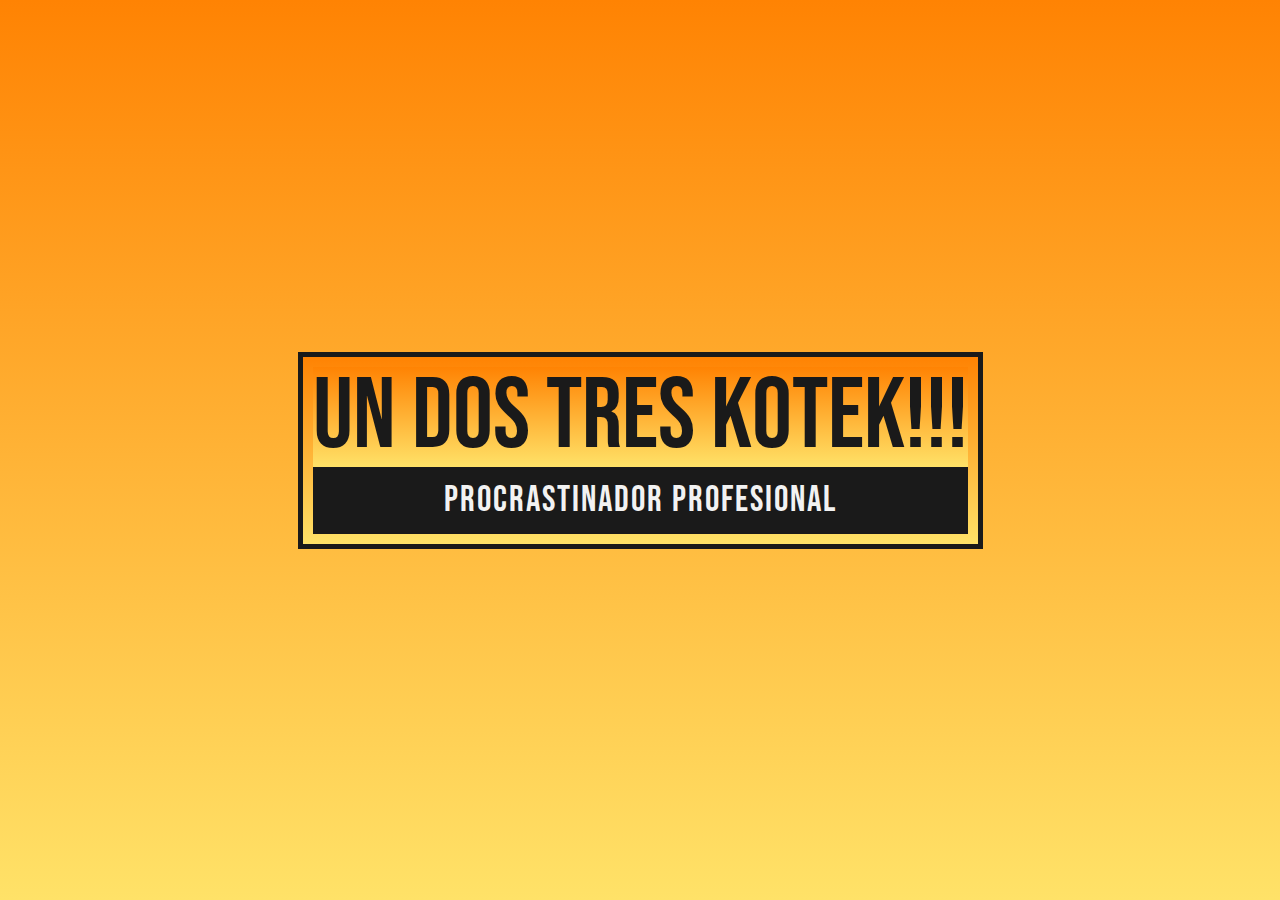
<file: texto animado/index.html>
<!DOCTYPE html>
<html lang="en">
<head>
    <meta charset="UTF-8">
    <meta http-equiv="X-UA-Compatible" content="IE=edge">
    <meta name="viewport" content="width=device-width, initial-scale=1.0">
    <link href="https://fonts.googleapis.com/css2?family=Bebas+Neue&family=Noto+Sans&display=swap" rel="stylesheet">
    <link rel="stylesheet" href="style.css">
    <title>Texto Animado - HTML, CSS Y JS</title>
</head>
<body>
    <main>
    <a href="#" class="logotipo" id="logotipo">
    <div class="texto-animado" id="logo">UN DOS TRES KOTEK!!!</div>
    <p class="subtitulo">Procrastinador Profesional</p>
    </a>
    </main>

    <script src="main.js"></script>
    
</body>
</html>
</file>
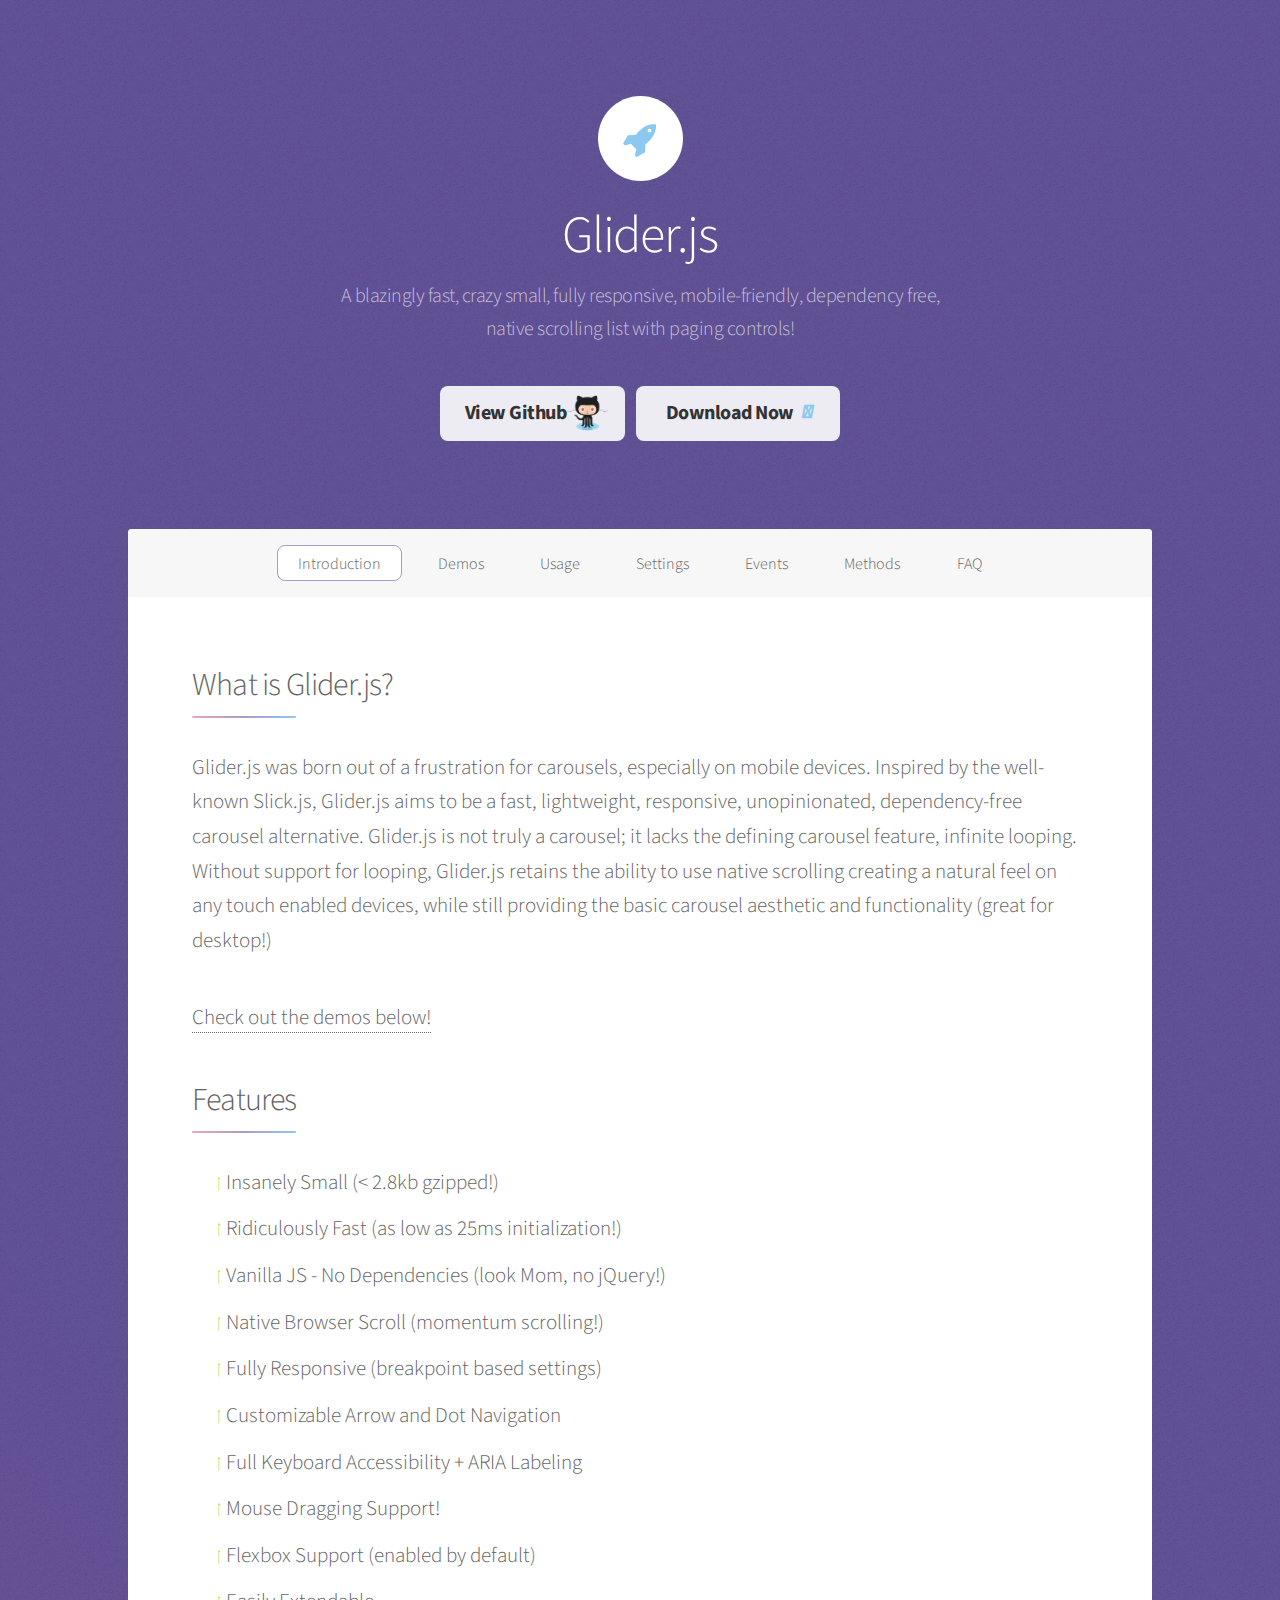
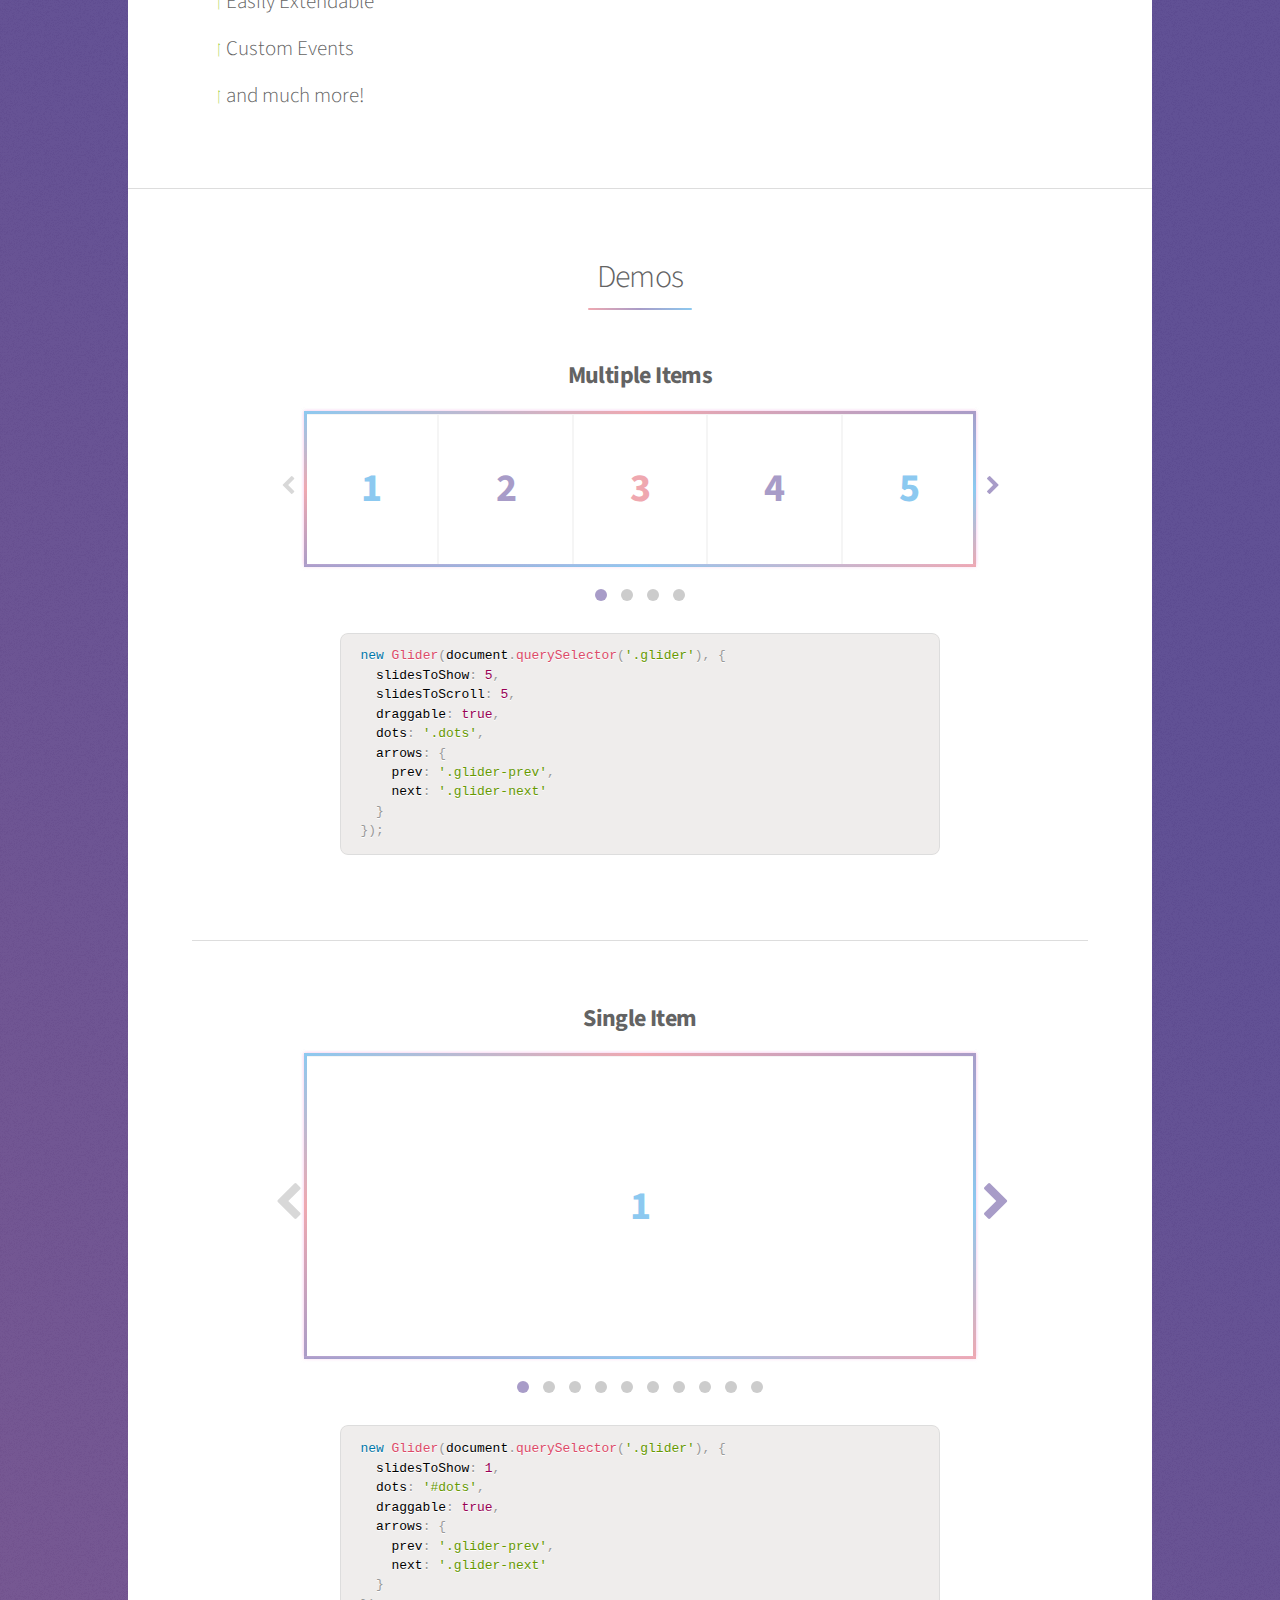
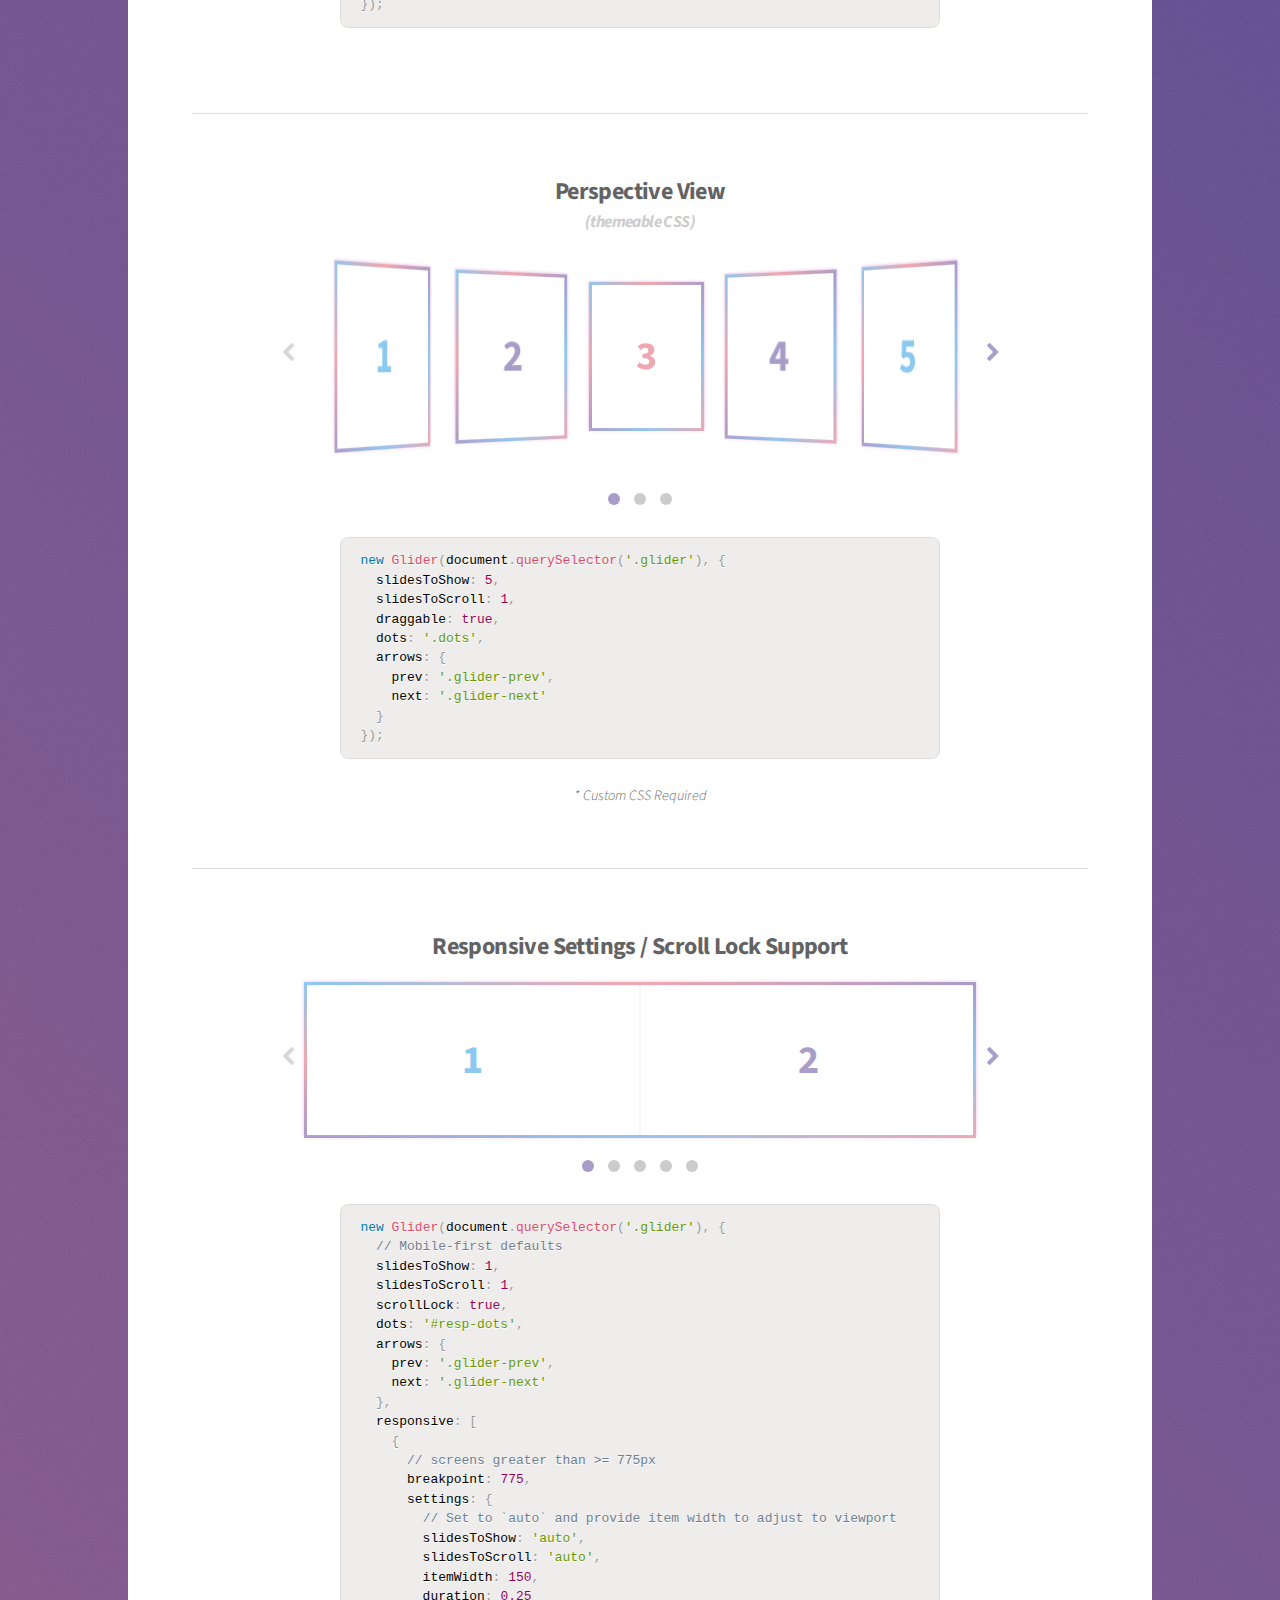
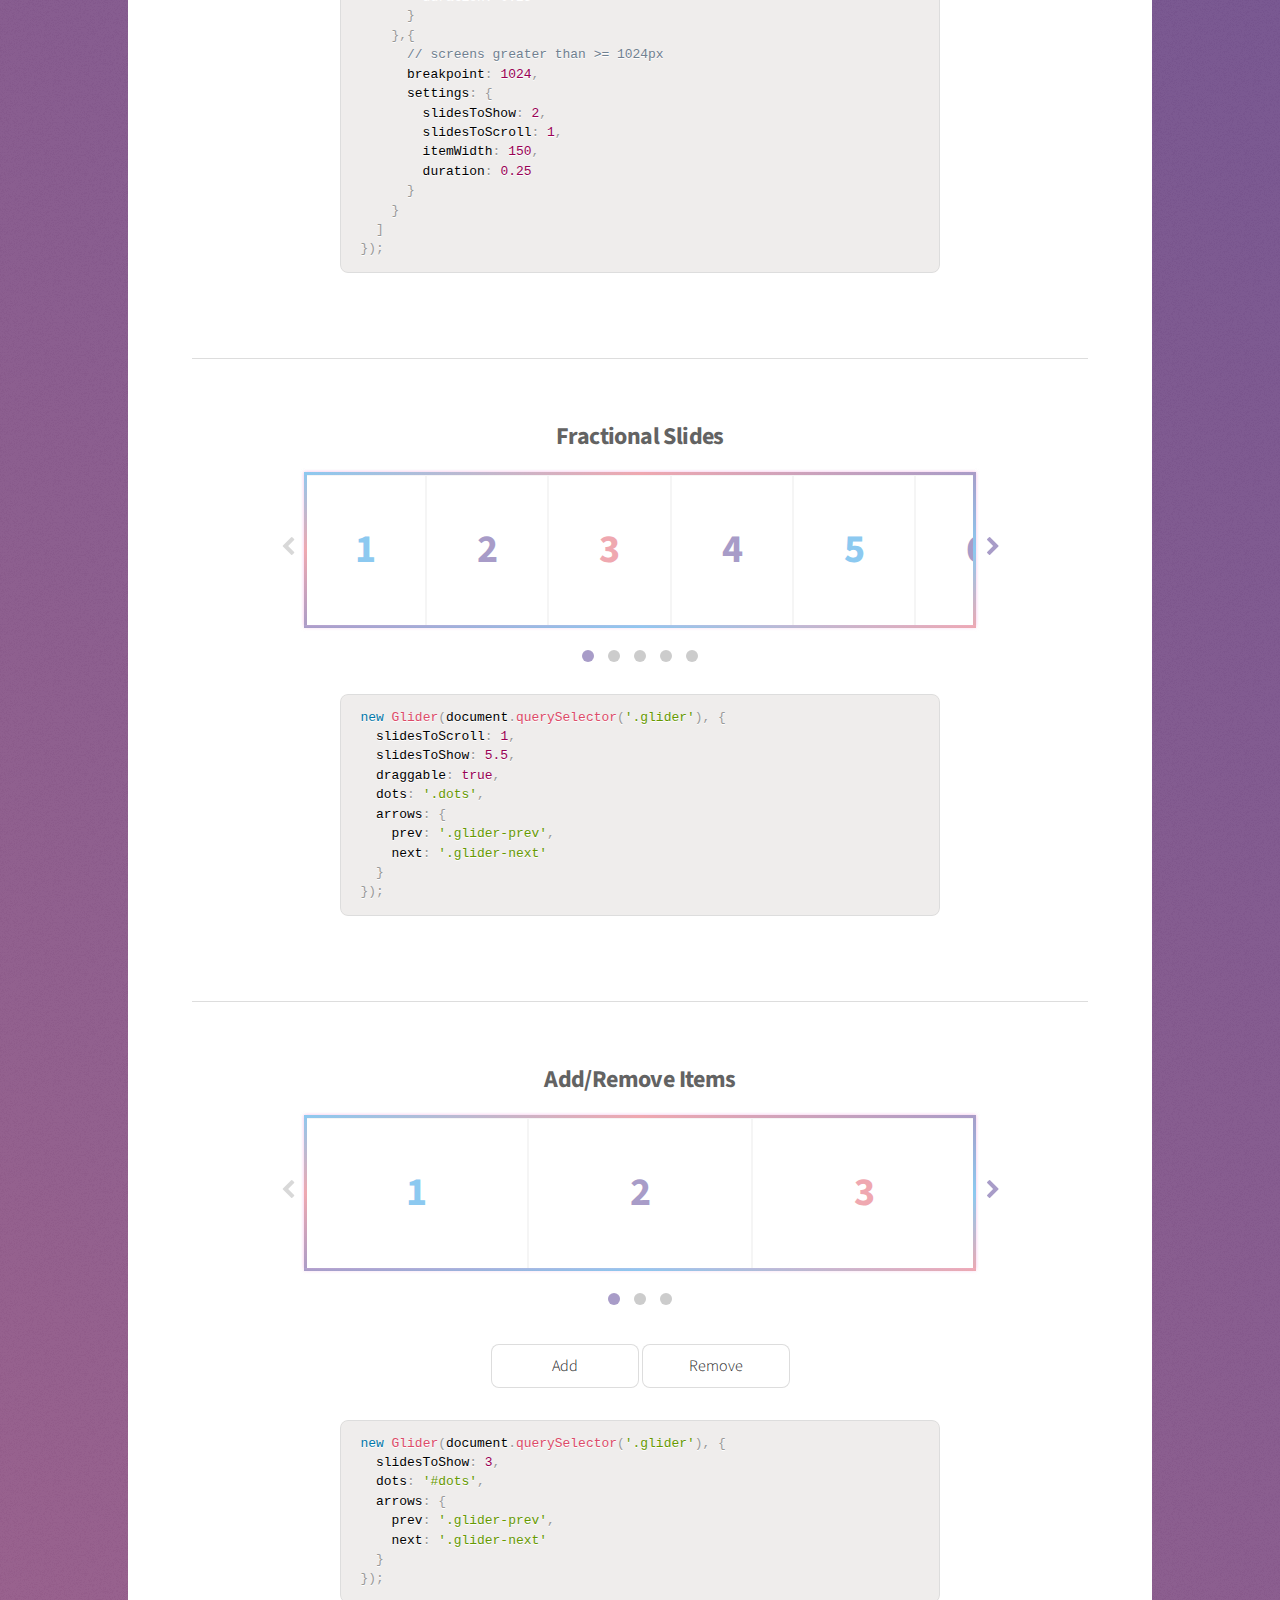
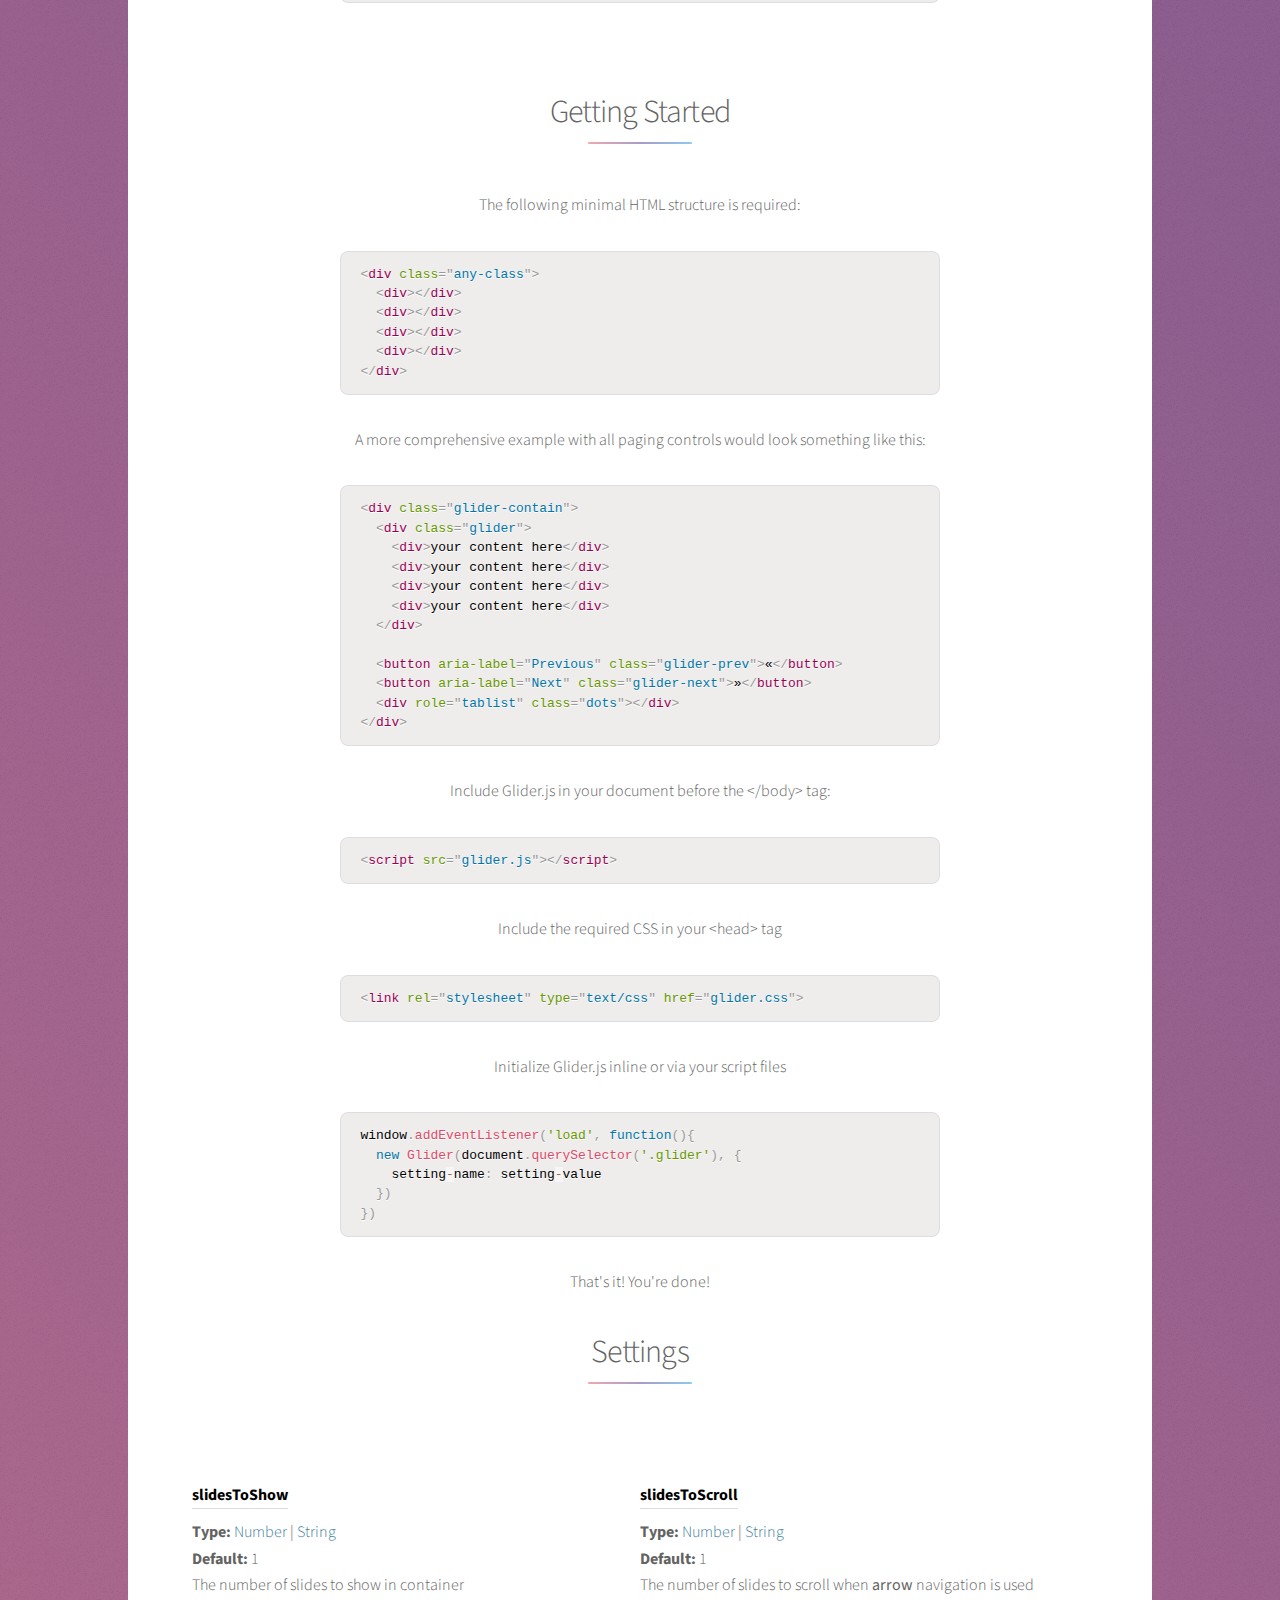
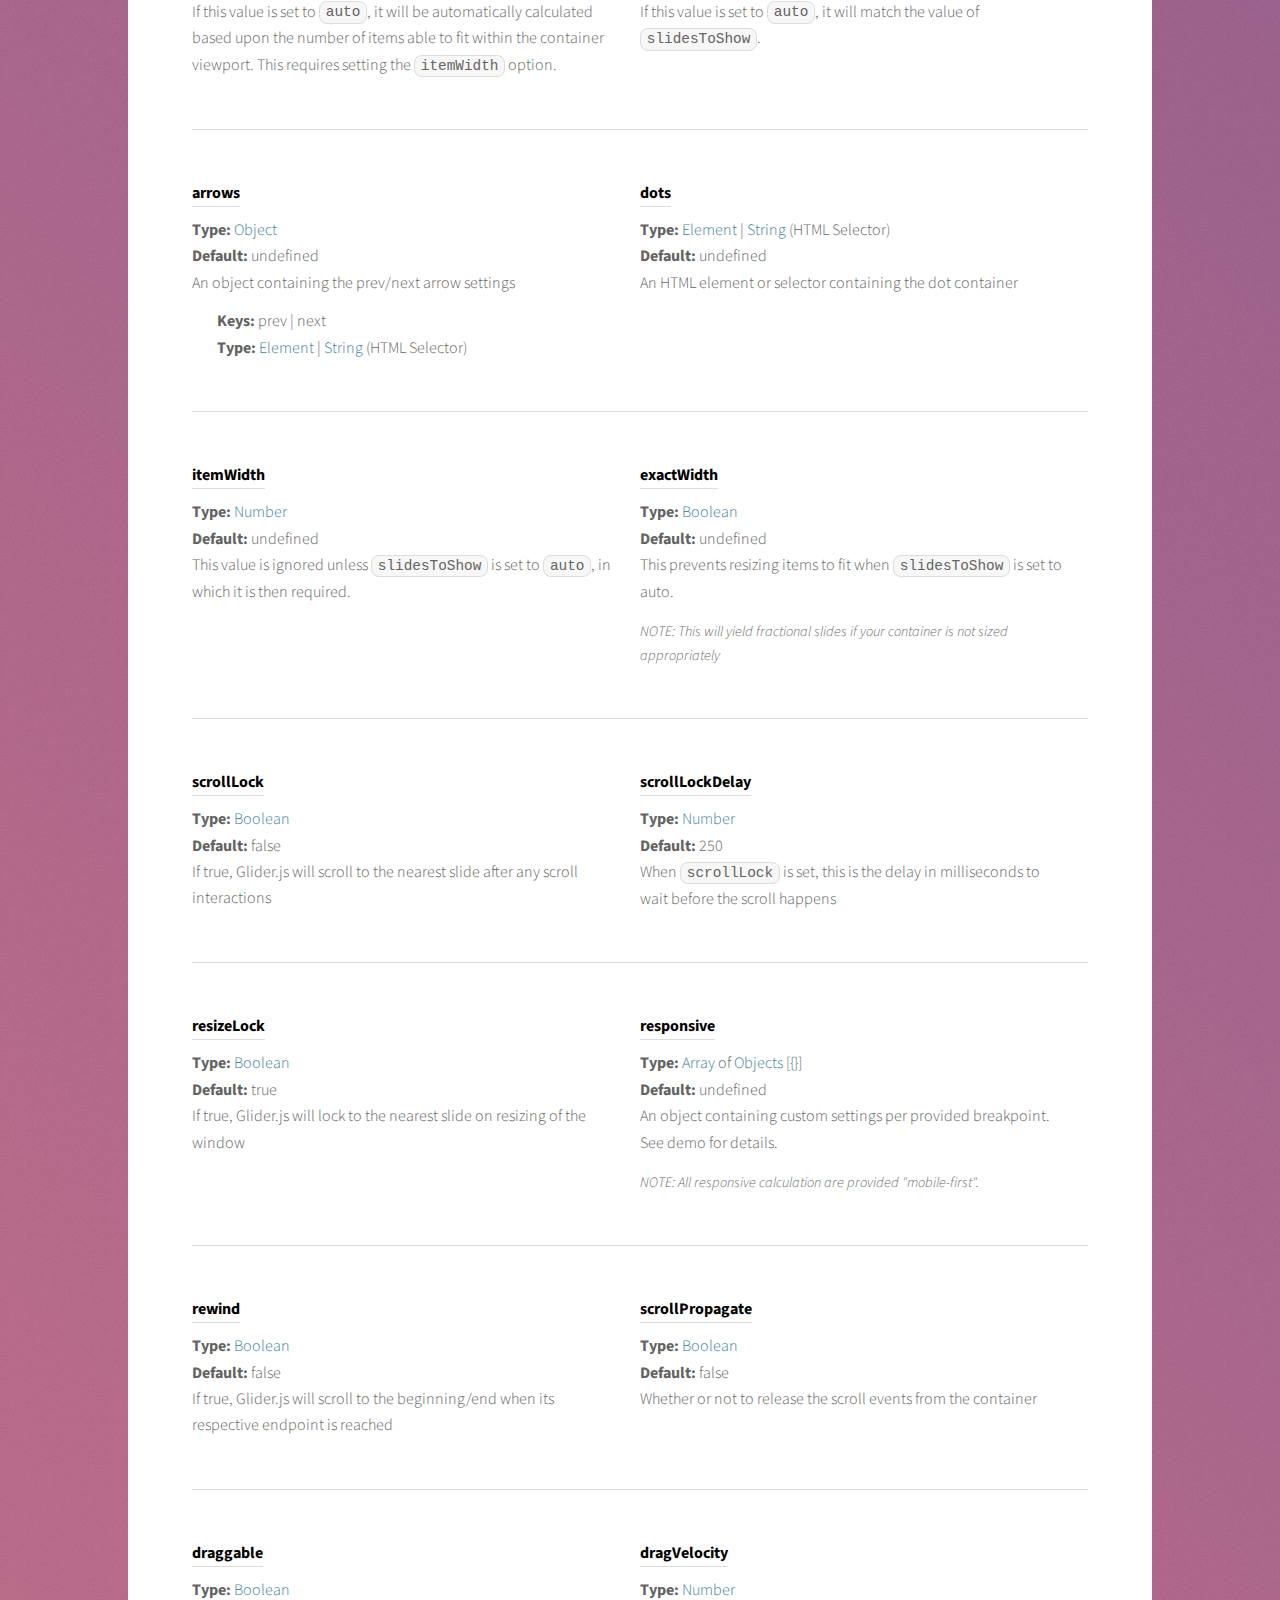
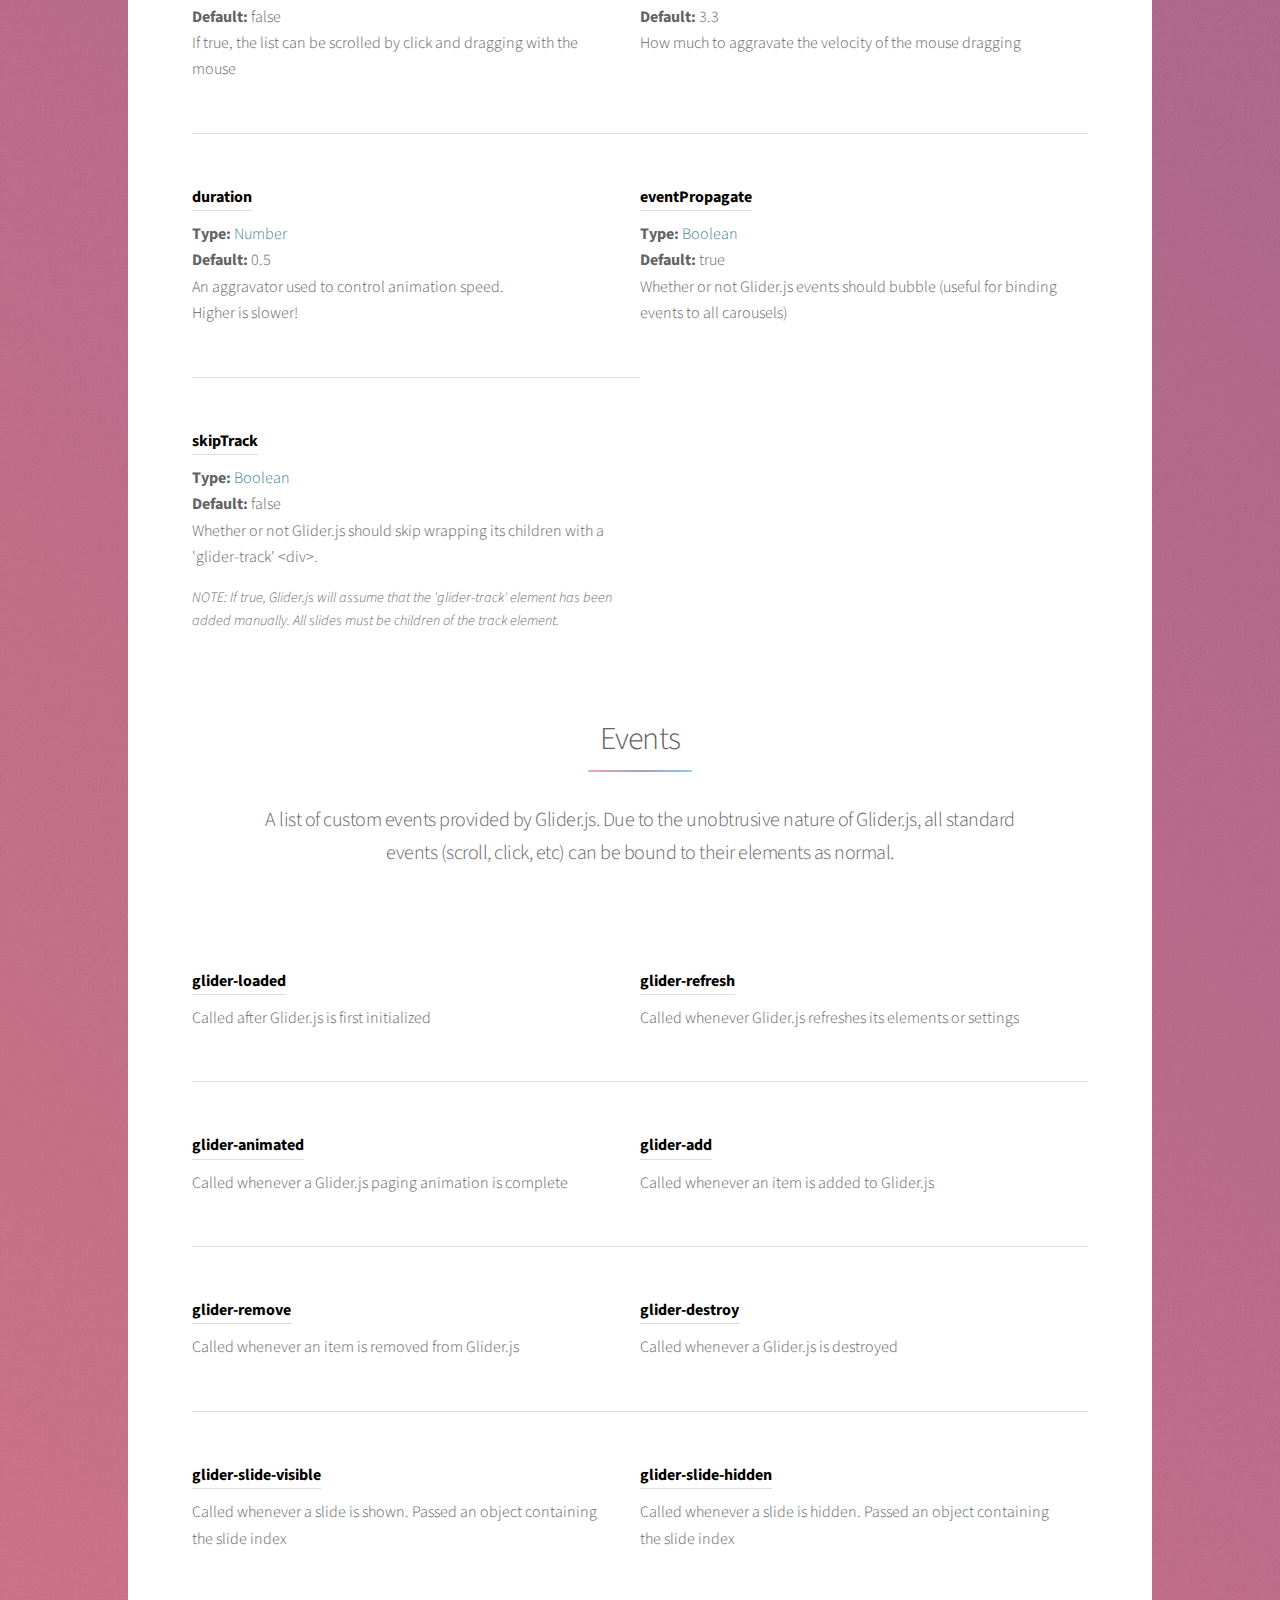
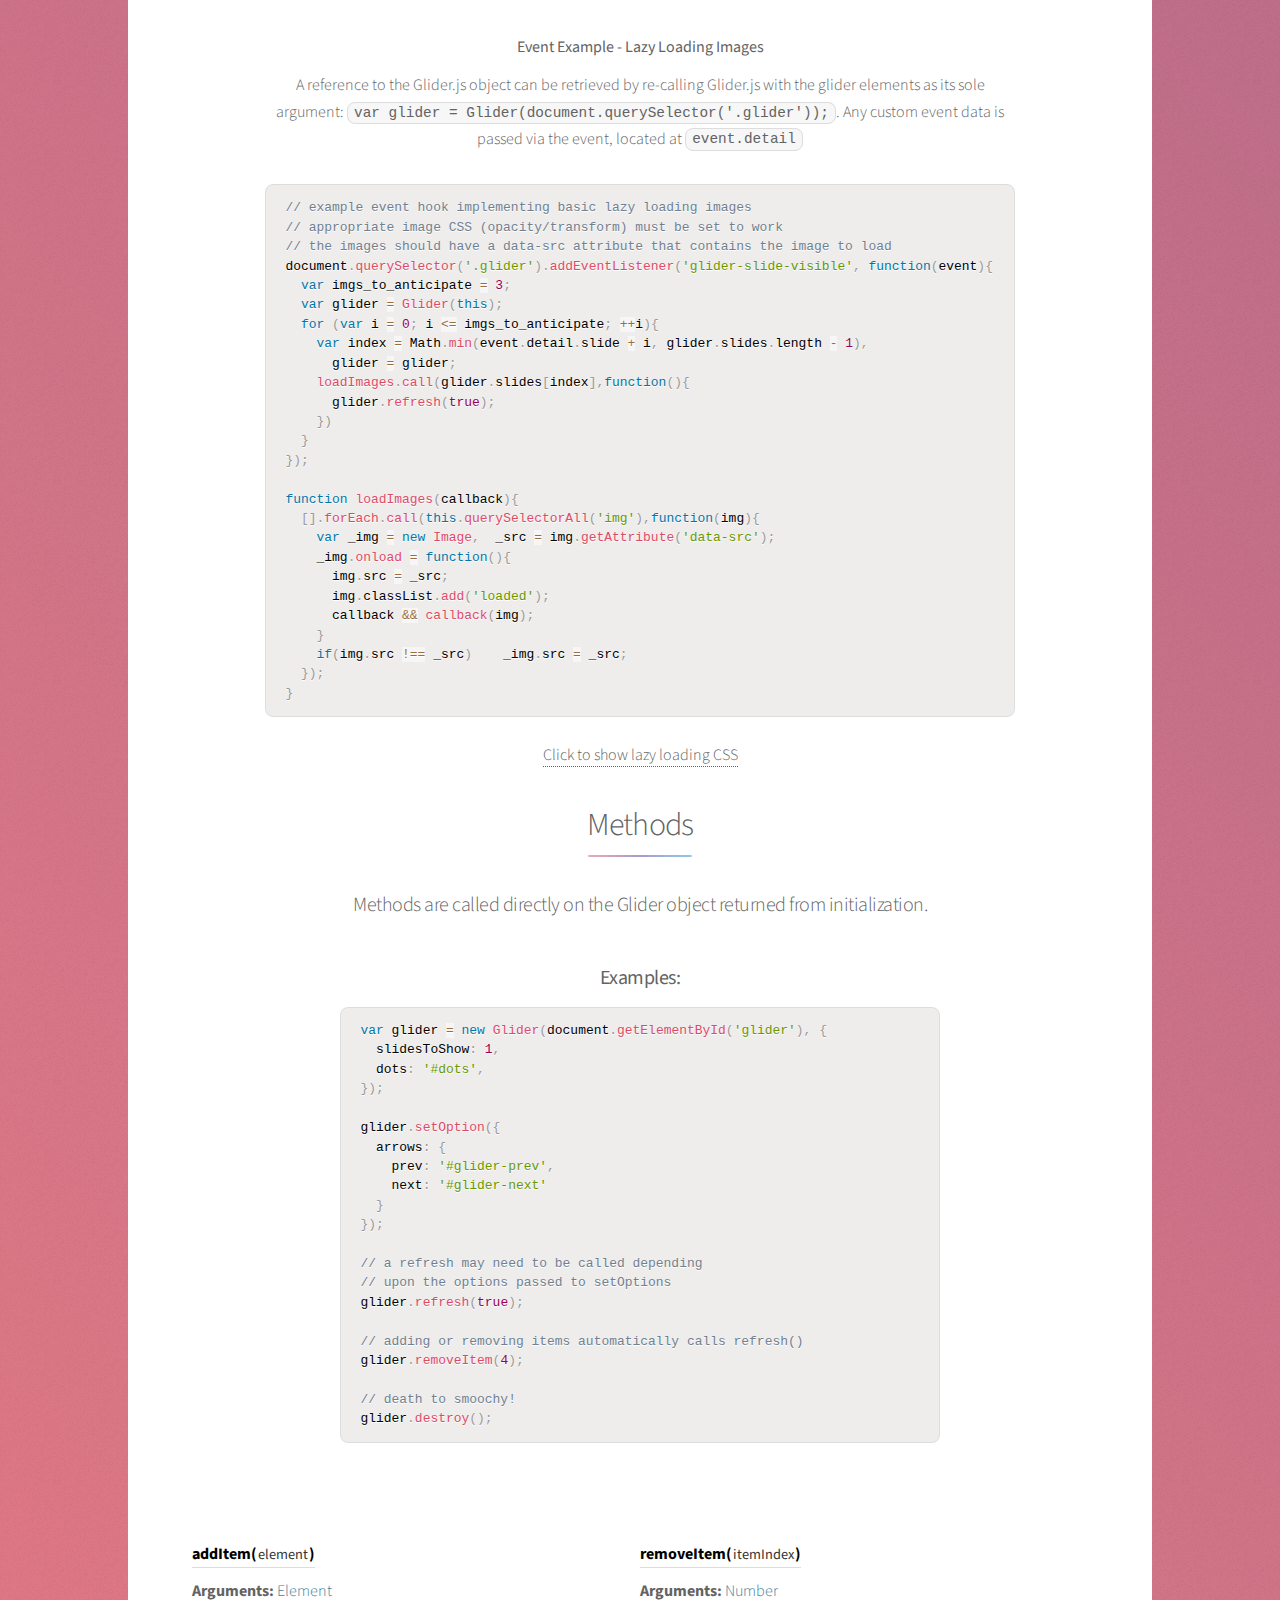
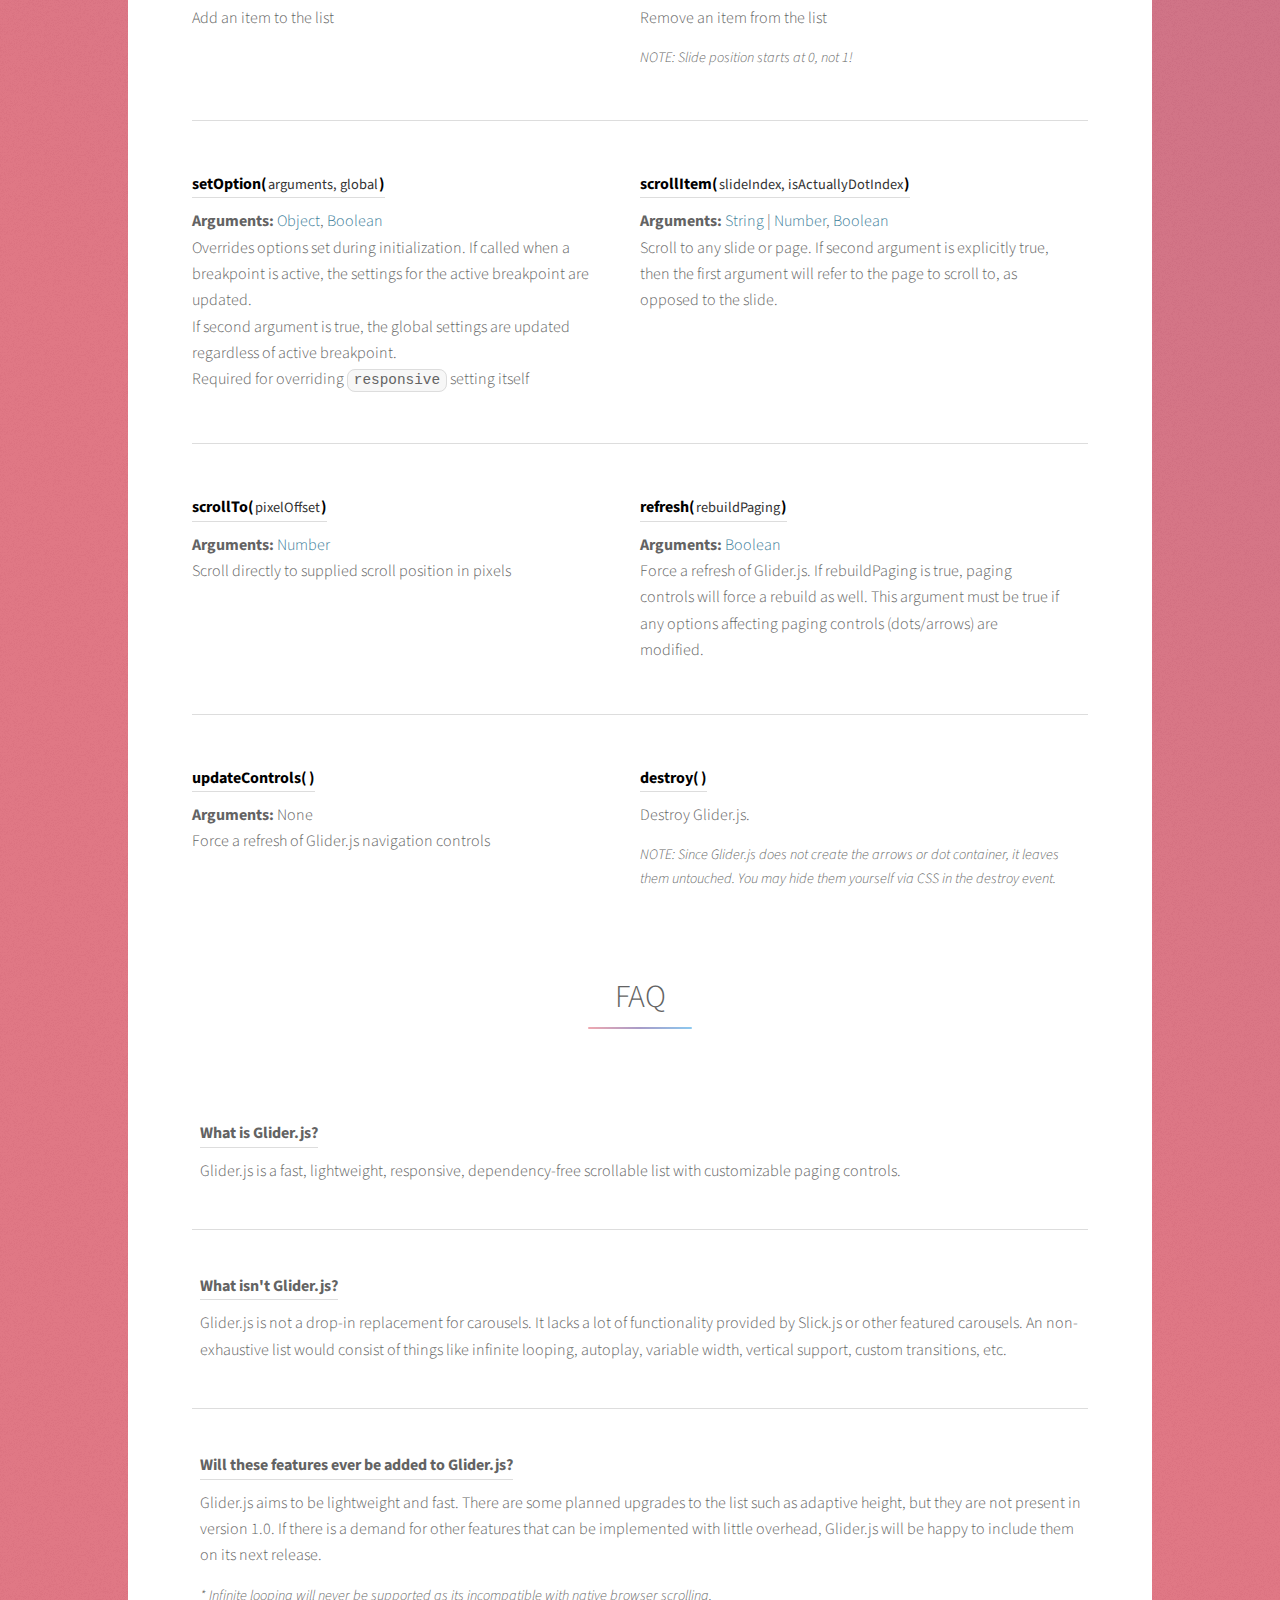
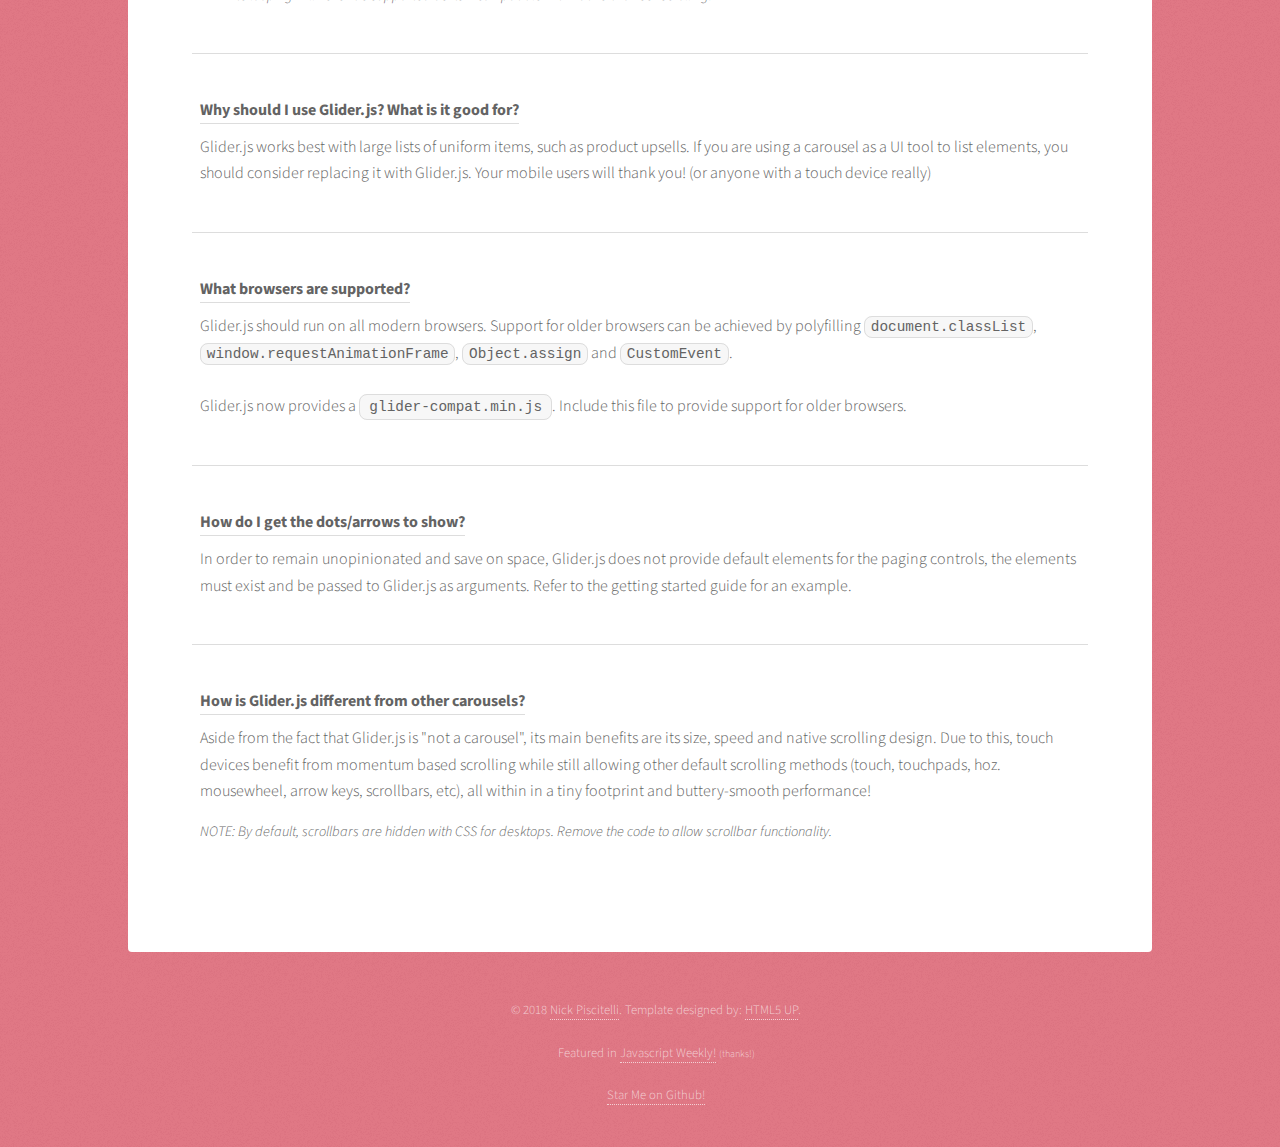
<file: carrousel-glider/Glider.js-master/docs/index.html>
<!DOCTYPE HTML>
<html>
<head>
  <!--

    _____ __ _     __                _
   / ___// /(_)___/ /___  ____      (_)___
  / (_ // // // _  // -_)/ __/_    / /(_-<
  \___//_//_/ \_,_/ \__//_/  (_)__/ //___/
                               |___/

  Version: 1.5
  Author: Nick Piscitelli (pickykneee)
  Website: https://nickpiscitelli.com
  License: MIT License
  Release Date: October 25th, 2018

  -->
  <title>Glider.js - A fast, lightweight carousel alternative</title>
  <meta charset="utf-8" />
  <link rel="shortcut icon" href="favicon.ico" type="image/x-icon" />
  <meta name='viewport' content='width=device-width, initial-scale=1.0, maximum-scale=1.0, user-scalable=0' />
  <link rel="canonical" href="https://nickpiscitelli.github.io/Glider.js/" />
  <link rel="stylesheet" href="https://use.fontawesome.com/releases/v5.4.1/css/all.css" integrity="sha384-5sAR7xN1Nv6T6+dT2mhtzEpVJvfS3NScPQTrOxhwjIuvcA67KV2R5Jz6kr4abQsz" crossorigin="anonymous">
  <link rel="stylesheet" href="assets/css/prism.css" />
  <link rel="stylesheet" href="assets/css/main.css" />
  <link rel="canonical" href="https://nickpiscitelli.github.io/Glider.js" />
  <noscript>
    <link rel="stylesheet" href="assets/css/noscript.css" />
  </noscript>
  <script src="assets/js/glider-compat.min.js"></script>
  <script src="assets/js/glider.min.js"></script>
</head>

<body class="is-preload">

  <!-- Wrapper -->
  <div id="wrapper">

    <!-- Header -->
    <header id="header" class="alt">
      <span class="logo"><img src="images/logo.svg" alt="" /></span>
      <h1>Glider.js</h1>
      <p>
        A blazingly fast, crazy small, fully responsive, mobile-friendly, dependency free,
        native scrolling list with paging controls!
      </p>
      <p>
        <a href="https://github.com/NickPiscitelli/Glider.js" class="button github">
          <img class="octo" src="images/octo.png" > <span class="mobileHide">View</span> Github
        </a>
        &nbsp;
        <a onclick="ga('send','event','Download Button');" href="https://github.com/NickPiscitelli/Glider.js/archive/master.zip" class="button">
          Download <span class="mobileHide">Now</span>
        <i class="zip fas fa-download dl-icon"></i>
        </a>
      </p>
    </header>

    <!-- Nav -->
    <nav id="nav">
      <ul>
        <li><a href="#intro" class="active">Introduction</a></li>
        <li><a href="#demos">Demos</a></li>
        <li><a href="#usage">Usage</a></li>
        <li><a href="#settings">Settings</a></li>
        <li><a href="#events">Events</a></li>
        <li><a href="#methods">Methods</a></li>
        <li><a href="#faq">FAQ</a></li>
      </ul>
    </nav>
    <!-- Main -->
    <div id="main">
      <!-- Introduction -->
      <section id="intro" class="main">
        <div class="spotlight">
          <div class="content">
            <header class="major">
              <h2>What is Glider.js?</h2>
            </header>
            <p>
              Glider.js was born out of a frustration for carousels, especially on mobile devices. Inspired by the well-known Slick.js, Glider.js aims
              to be a fast, lightweight, responsive, unopinionated, dependency-free carousel alternative. Glider.js is not truly a carousel; it lacks
              the defining carousel feature, infinite looping. Without support for looping, Glider.js retains the ability to use native scrolling creating
              a natural feel on any touch enabled devices, while still providing the basic carousel aesthetic and functionality (great for desktop!)
            </p>
            <p>
              <a href="#demos" class="smooth-scroll">Check out the demos below!</a>
            </p>

            <header class="major">
              <h2>Features</h2>
            </header>
            <ul class="script-features">
              <li><i class="fas fa-check"></i>Insanely Small (&lt; 2.8kb gzipped!)</li>
              <li><i class="fas fa-check"></i>Ridiculously Fast (as low as 25ms initialization!)</li>
              <li><i class="fas fa-check"></i>Vanilla JS - No Dependencies (look Mom, no jQuery!)</li>
              <li><i class="fas fa-check"></i>Native Browser Scroll (momentum scrolling!)</li>
              <li><i class="fas fa-check"></i>Fully Responsive (breakpoint based settings)</li>
              <li><i class="fas fa-check"></i>Customizable Arrow and Dot Navigation</li>
              <li><i class="fas fa-check"></i>Full Keyboard Accessibility + ARIA Labeling</li>
              <li><i class="fas fa-check"></i>Mouse Dragging Support!</li>
              <li><i class="fas fa-check"></i>Flexbox Support (enabled by default)</li>
              <li><i class="fas fa-check"></i>Easily Extendable</li>
              <li><i class="fas fa-check"></i>Custom Events</li>
              <li><i class="fas fa-check"></i>and much more!</li>
            </ul>
          </div>
        </div>
      </section>

      <!-- First Section -->
      <section id="demos" class="main special">
        <header class="major">
          <h2>Demos</h2>
        </header>

        <div class="demo first">
          <h2>Multiple Items</h2>
          <div data-name="Multiple Item" class="glider-contain multiple">
            <div class="gradient-border-bottom">
              <div class="gradient-border">
                <div class="glider" id="glider-double">
                  <div><h1>1</h1></div>
                  <div><h1>2</h1></div>
                  <div><h1>3</h1></div>
                  <div><h1>4</h1></div>
                  <div><h1>5</h1></div>
                  <div><h1>6</h1></div>
                  <div><h1>7</h1></div>
                  <div><h1>8</h1></div>
                  <div><h1>9</h1></div>
                  <div><h1>10</h1></div>
                  <div><h1>11</h1></div>
                  <div><h1>12</h1></div>
                  <div><h1>13</h1></div>
                  <div><h1>14</h1></div>
                  <div><h1>15</h1></div>
                  <div><h1>16</h1></div>
                  <div><h1>17</h1></div>
                  <div><h1>18</h1></div>
                </div>
              </div>
            </div>
            <button role="button" aria-label="Previous" class="glider-prev" id="glider-prev-2"><i class="fa fa-chevron-left"></i></i></button>
            <button role="button" aria-label="Next" class="glider-next" id="glider-next-2"><i class="fa fa-chevron-right"></i></i></button>
            <div id="dots2"></div>
          </div>
          <script>
            window.addEventListener('load', function () {
              window.glides = new Glider(document.getElementById('glider-double'), {
                slidesToShow: 5,
                slidesToScroll: 5,
                draggable: true,
                dots: '#dots2',
                arrows: {
                  prev: '#glider-prev-2',
                  next: '#glider-next-2'
                }
              })
            });
          </script>
          <pre class="line-numbers language-javascript">
            <code class="line-numbers language-javascript">
              new Glider(document.querySelector('.glider'), {
                slidesToShow: 5,
                slidesToScroll: 5,
                draggable: true,
                dots: '.dots',
                arrows: {
                  prev: '.glider-prev',
                  next: '.glider-next'
                }
              });
            </code>
          </pre>
        </div>


        <div class="demo">
          <h2>Single Item</h2>
          <div data-name="Single Item" class="glider-contain">
            <div class="gradient-border-bottom">
              <div class="gradient-border">
                <div class="glider" id="glider-single">
                  <div><h1>1</h1></div>
                  <div><h1>2</h1></div>
                  <div><h1>3</h1></div>
                  <div><h1>4</h1></div>
                  <div><h1>5</h1></div>
                  <div><h1>6</h1></div>
                  <div><h1>7</h1></div>
                  <div><h1>8</h1></div>
                  <div><h1>9</h1></div>
                  <div><h1>10</h1></div>
                </div>
              </div>
            </div>
            <button role="button" aria-label="Previous" class="glider-prev" id="glider-prev"><i class="fa fa-chevron-left"></i></i></button>
            <button role="button" aria-label="Next" class="glider-next" id="glider-next"><i class="fa fa-chevron-right"></i></i></button>
            <div id="dots"></div>
          </div>
          <script>
            window.addEventListener('load', function(){
              new Glider(document.getElementById('glider-single'), {
                slidesToShow: 1,
                dots: '#dots',
                draggable: true,
                arrows: {
                  prev: '#glider-prev',
                  next: '#glider-next'
                },
                easing: function (x, t, b, c, d) {
                  return c*(t/=d)*t + b;
                }
              });
            });
          </script>

          <pre class="line-numbers language-javascript">
            <code class="line-numbers language-javascript">
              new Glider(document.querySelector('.glider'), {
                slidesToShow: 1,
                dots: '#dots',
                draggable: true,
                arrows: {
                  prev: '.glider-prev',
                  next: '.glider-next'
                }
              });
            </code>
          </pre>
        </div>

        <div class="demo persp">
          <h2>Perspective View<span class="aside">(themeable CSS)</span></h2>
          <div data-name="Perspective View" class="glider-contain multiple">
            <div class="glider glider-persp" id="glider-persp">
              <div><div class="gradient-border-bottom"><div class="gradient-border"><h1>1</h1></div></div></div>
              <div><div class="gradient-border-bottom"><div class="gradient-border"><h1>2</h1></div></div></div>
              <div><div class="gradient-border-bottom"><div class="gradient-border"><h1>3</h1></div></div></div>
              <div><div class="gradient-border-bottom"><div class="gradient-border"><h1>4</h1></div></div></div>
              <div><div class="gradient-border-bottom"><div class="gradient-border"><h1>5</h1></div></div></div>
              <div><div class="gradient-border-bottom"><div class="gradient-border"><h1>6</h1></div></div></div>
              <div><div class="gradient-border-bottom"><div class="gradient-border"><h1>7</h1></div></div></div>
              <div><div class="gradient-border-bottom"><div class="gradient-border"><h1>8</h1></div></div></div>
              <div><div class="gradient-border-bottom"><div class="gradient-border"><h1>9</h1></div></div></div>
              <div><div class="gradient-border-bottom"><div class="gradient-border"><h1>10</h1></div></div></div>
              <div><div class="gradient-border-bottom"><div class="gradient-border"><h1>11</h1></div></div></div>
              <div><div class="gradient-border-bottom"><div class="gradient-border"><h1>12</h1></div></div></div>
              <div><div class="gradient-border-bottom"><div class="gradient-border"><h1>13</h1></div></div></div>
              <div><div class="gradient-border-bottom"><div class="gradient-border"><h1>14</h1></div></div></div>
              <div><div class="gradient-border-bottom"><div class="gradient-border"><h1>15</h1></div></div></div>
            </div>
            <button role="button" aria-label="Previous" class="glider-prev" id="glider-prev-per"><i class="fa fa-chevron-left"></i></i></button>
            <button role="button" aria-label="Next" class="glider-next" id="glider-next-per"><i class="fa fa-chevron-right"></i></i></button>
            <div id="dots-per"></div>
          </div>
          <script>
            window.addEventListener('load', function () {
              window.glides = new Glider(document.getElementById('glider-persp'), {
                slidesToShow: 5,
                slidesToScroll: 1,
                draggable: true,
                dots: '#dots-per',
                arrows: {
                  prev: '#glider-prev-per',
                  next: '#glider-next-per'
                }
              })
            });
          </script>
          <pre class="line-numbers language-javascript">
            <code class="line-numbers language-javascript">
              new Glider(document.querySelector('.glider'), {
                slidesToShow: 5,
                slidesToScroll: 1,
                draggable: true,
                dots: '.dots',
                arrows: {
                  prev: '.glider-prev',
                  next: '.glider-next'
                }
              });
            </code>
          </pre>
          <span class="aside">* Custom CSS Required</span>
        </div>
        <div class="demo">
          <h2>Responsive Settings / Scroll Lock Support</h2>
          <div data-name="Responsive Settings" class="glider-contain multiple">
            <div class="gradient-border-bottom">
              <div class="gradient-border">
                <div class="glider" id="glider-resp">
                  <div><h1>1</h1></div>
                  <div><h1>2</h1></div>
                  <div><h1>3</h1></div>
                  <div><h1>4</h1></div>
                  <div><h1>5</h1></div>
                  <div><h1>6</h1></div>
                  <div><h1>7</h1></div>
                  <div><h1>8</h1></div>
                  <div><h1>9</h1></div>
                  <div><h1>10</h1></div>
                </div>
              </div>
            </div>
            <button role="button" aria-label="Previous" class="glider-prev" id="glider-prev-resp"><i class="fa fa-chevron-left"></i></i></button>
            <button role="button" aria-label="Next" class="glider-next" id="glider-next-resp"><i class="fa fa-chevron-right"></i></i></button>
            <div id="resp-dots"></div>
          </div>
          <script>
            window.addEventListener('load',function(){
              new Glider(document.querySelector('#glider-resp'), {
                // Mobile-first defaults
                slidesToShow: 1,
                slidesToScroll: 1,
                scrollLock: true,
                dots: '#resp-dots',
                arrows: {
                  prev: '#glider-prev-resp',
                  next: '#glider-next-resp'
                },
                responsive: [
                  {
                    breakpoint: 775,
                    settings: {
                      slidesToShow: 'auto',
                      slidesToScroll: 'auto',
                      itemWidth: 150,
                      duration: 0.25
                    }
                  },{
                    breakpoint: 1024,
                    settings: {
                      slidesToShow: 2,
                      slidesToScroll: 1,
                      itemWidth: 150,
                      duration: 0.25
                    }
                  }
                ]
              })
            });
          </script>

          <pre class="line-numbers language-javascript">
            <code class="line-numbers language-javascript">
              new Glider(document.querySelector('.glider'), {
                // Mobile-first defaults
                slidesToShow: 1,
                slidesToScroll: 1,
                scrollLock: true,
                dots: '#resp-dots',
                arrows: {
                  prev: '.glider-prev',
                  next: '.glider-next'
                },
                responsive: [
                  {
                    // screens greater than >= 775px
                    breakpoint: 775,
                    settings: {
                      // Set to `auto` and provide item width to adjust to viewport
                      slidesToShow: 'auto',
                      slidesToScroll: 'auto',
                      itemWidth: 150,
                      duration: 0.25
                    }
                  },{
                    // screens greater than >= 1024px
                    breakpoint: 1024,
                    settings: {
                      slidesToShow: 2,
                      slidesToScroll: 1,
                      itemWidth: 150,
                      duration: 0.25
                    }
                  }
                ]
              });
            </code>
          </pre>
        </div>

        <div class="demo">
          <h2>Fractional Slides</h2>
          <div data-name="Fractional Slides" class="glider-contain multiple">
            <div class="gradient-border-bottom">
              <div class="gradient-border">
                <div class="glider" id="glider-cut">
                  <div><h1>1</h1></div>
                  <div><h1>2</h1></div>
                  <div><h1>3</h1></div>
                  <div><h1>4</h1></div>
                  <div><h1>5</h1></div>
                  <div><h1>6</h1></div>
                  <div><h1>7</h1></div>
                  <div><h1>8</h1></div>
                  <div><h1>9</h1></div>
                  <div><h1>10</h1></div>
                  <div><h1>11</h1></div>
                  <div><h1>12</h1></div>
                  <div><h1>13</h1></div>
                  <div><h1>14</h1></div>
                  <div><h1>15</h1></div>
                  <div><h1>16</h1></div>
                  <div><h1>17</h1></div>
                  <div><h1>18</h1></div>
                  <div><h1>19</h1></div>
                  <div><h1>20</h1></div>
                  <div><h1>21</h1></div>
                  <div><h1>22</h1></div>
                  <div><h1>23</h1></div>
                  <div><h1>24</h1></div>
                </div>
              </div>
            </div>
            <button role="button" aria-label="Previous" class="glider-prev" id="cut-prev"><i class="fa fa-chevron-left"></i></i></button>
            <button role="button" aria-label="Next" class="glider-next" id="cut-next"><i class="fa fa-chevron-right"></i></i></button>
            <div role="tablist" id="frac-dots"></div>
          </div>
          <script>
            window.addEventListener('load',function(){
              var glider = new Glider(document.getElementById('glider-cut'), {
                slidesToScroll: 1,
                slidesToShow: 5.5,
                draggable: true,
                dots: '#frac-dots',
                arrows: {
                  prev: '#cut-prev',
                  next: '#cut-next'
                }
              });
            })
          </script>

          <pre class="line-numbers language-javascript">
            <code class="line-numbers language-javascript">
              new Glider(document.querySelector('.glider'), {
                slidesToScroll: 1,
                slidesToShow: 5.5,
                draggable: true,
                dots: '.dots',
                arrows: {
                  prev: '.glider-prev',
                  next: '.glider-next'
                }
              });
            </code>
          </pre>
        </div>

        <div class="demo">
          <div id="add"><h1></h1></div>
          <h2>Add/Remove Items</h2>
          <div data-name="Add/Remove Items" class="glider-contain multiple">
            <div class="gradient-border-bottom">
              <div class="gradient-border">
                <div class="glider" id="glider-add">
                  <div><h1>1</h1></div>
                  <div><h1>2</h1></div>
                  <div><h1>3</h1></div>
                  <div><h1>4</h1></div>
                  <div><h1>5</h1></div>
                  <div><h1>6</h1></div>
                  <div><h1>7</h1></div>
                  <div><h1>8</h1></div>
                  <div><h1>9</h1></div>
                </div>
              </div>
            </div>
            <button role="button" aria-label="Previous" class="glider-prev" id="glider-prev-add"><i class="fa fa-chevron-left"></i></i></button>
            <button role="button" aria-label="Next" class="glider-next" id="glider-next-add"><i class="fa fa-chevron-right"></i></i></button>
            <div id="add-dots"></div>
          </div>
          <p class="buttons">
            <a class="button" id="addSlide">Add</a>
            <a class="button" id="removeSlide">Remove</a>
          </p>
          <script>
          window.addEventListener('load',function(){
            var glider = new Glider(document.getElementById('glider-add'), {
              slidesToShow: 3,
              duration: .6,
              dots: '#add-dots',
              arrows: {
                prev: '#glider-prev-add',
                next: '#glider-next-add'
              }
            });
            document.getElementById('addSlide').addEventListener('click',function(){
              var ele = document.getElementById('add').cloneNode(true);
              ele.id = '';
              ele.querySelector('h1').textContent = glider.slides.length + 1;
              glider.addItem(ele);
              try{
                ga('send','event','Add/Remove Item', 'Add')
              } catch(ex){}
            });
            document.getElementById('removeSlide').addEventListener('click',function(){
              glider.removeItem(glider.slides.length - 1);
              try{
                ga('send','event','Add/Remove Item', 'Remove')
              } catch(ex){}
            });
          })
          </script>

          <pre class="line-numbers language-javascript">
            <code class="line-numbers language-javascript">
              new Glider(document.querySelector('.glider'), {
                slidesToShow: 3,
                dots: '#dots',
                arrows: {
                  prev: '.glider-prev',
                  next: '.glider-next'
                }
              });
            </code>
          </pre>
        </div>
        <!--
        <div class="demo">
          <div id="add"><h1></h1></div>
          <h2>Demo with Content</h2>
          <div class="glider-contain content">
            <div class="glider" id="glider-content">
              <div>
                <div class="gradient-border-bottom">
                  <div class="gradient-border">
                    <div class="article">
                      <img src="http://placehold.it/150/C9E1F5/FFFFFF?text=$_">
                      <h4 class="cool-border">Awesome JS</h4>
                      <p>Wow! Can you believe that Glider.js is only 1.7kb gzipped?! That's pretty small!</p>
                      <a class="read-more">Read More</a>
                    </div>
                  </div>
                </div>
              </div>
              <div>
                <div class="gradient-border-bottom">
                  <div class="gradient-border">
                    <div class="article">
                      <img src="http://placehold.it/150/C9E1F5/FFFFFF?text=>_">
                      <h4 class="cool-border short">JS Weekly</h4>
                      <p>New library Glider.js has absolutely no dependencies! jQuery?  What's that?</p>
                      <a class="read-more">Read More</a>
                    </div>
                  </div>
                </div>
              </div>
              <div>
                <div class="gradient-border-bottom">
                  <div class="gradient-border">
                    <div class="article">
                      <img src="http://placehold.it/150/C9E1F5/FFFFFF?text=0x">
                      <h4 class="cool-border long">Readers MD5 Digest</h4>
                      <p>Glider.js - Wow. Just wow. A must have for any product upsell or content list!</p>
                      <a class="read-more">Read More</a>
                    </div>
                  </div>
                </div>
              </div>
              <div>
                <div class="gradient-border-bottom">
                  <div class="gradient-border">
                    <div class="article">
                      <img src="http://placehold.it/150/C9E1F5/FFFFFF?text=$_">
                      <h4 class="cool-border">Awesome JS</h4>
                      <p>Did you really think they would be different than the previous?</p>
                      <a class="read-more">Read More</a>
                    </div>
                  </div>
                </div>
              </div>
              <div>
                <div class="gradient-border-bottom">
                  <div class="gradient-border">
                    <div class="article">
                      <img src="http://placehold.it/150/C9E1F5/FFFFFF?text=>_">
                      <h4 class="cool-border short">JS Weekly</h4>
                      <p>I'm a programmer, not a writer. Don't expect so much.</p>
                      <a class="read-more">Read More</a>
                    </div>
                  </div>
                </div>
              </div>
              <div>
                <div class="gradient-border-bottom">
                  <div class="gradient-border">
                    <div class="article">
                      <img src="http://placehold.it/150/C9E1F5/FFFFFF?text=0x">
                      <h4 class="cool-border long">Readers SHA1 Digest</h4>
                      <p>Well, at least there was an issue upgrade.</p>
                      <a class="read-more">Read More</a>
                    </div>
                  </div>
                </div>
              </div>
              <div>
                <div class="gradient-border-bottom">
                  <div class="gradient-border">
                    <div class="article">
                      <img src="http://placehold.it/150/C9E1F5/FFFFFF?text=$_">
                      <h4 class="cool-border">Awesome JS</h4>
                      <p>Ok, now you're getting greedy.</p>
                      <a class="read-more">Read More</a>
                    </div>
                  </div>
                </div>
              </div>
              <div>
                <div class="gradient-border-bottom">
                  <div class="gradient-border">
                    <div class="article">
                      <img src="http://placehold.it/150/C9E1F5/FFFFFF?text=>_">
                      <h4 class="cool-border short">JS Weekly</h4>
                      <p>How much content do you think I can produce?</p>
                      <a class="read-more">Read More</a>
                    </div>
                  </div>
                </div>
              </div>
              <div>
                <div class="gradient-border-bottom">
                  <div class="gradient-border">
                    <div class="article">
                      <img src="http://placehold.it/150/C9E1F5/FFFFFF?text=0x">
                      <h4 class="cool-border long">Readers SHA256 Digest</h4>
                      <p>I should have disabled the dots for optimal suspense.</p>
                      <a class="read-more">Read More</a>
                    </div>
                  </div>
                </div>
              </div>
              <div>
                <div class="gradient-border-bottom">
                  <div class="gradient-border">
                    <div class="article">
                      <img src="http://placehold.it/150/C9E1F5/FFFFFF?text=$_">
                      <h4 class="cool-border">Awesome JS</h4>
                      <p>You would have just ended up looking at the arrows anyway.</p>
                      <a class="read-more">Read More</a>
                    </div>
                  </div>
                </div>
              </div>
              <div>
                <div class="gradient-border-bottom">
                  <div class="gradient-border">
                    <div class="article">
                      <img src="http://placehold.it/150/C9E1F5/FFFFFF?text=>_">
                      <h4 class="cool-border short">JS Weekly</h4>
                      <p>At least you know it's almost over soon.</p>
                      <a class="read-more">Read More</a>
                    </div>
                  </div>
                </div>
              </div>
              <div>
                <div class="gradient-border-bottom">
                  <div class="gradient-border">
                    <div class="article">
                      <img src="http://placehold.it/150/C9E1F5/FFFFFF?text=0x">
                      <h4 class="cool-border long">Readers SHA512 Digest</h4>
                      <p>
                        2b38627595da6be<br>
                        Nice hash.
                      </p>
                      <a class="read-more">Read More</a>
                    </div>
                  </div>
                </div>
              </div>
              <div>
                <div class="gradient-border-bottom">
                  <div class="gradient-border">
                    <div class="article">
                      <img src="http://placehold.it/150/C9E1F5/FFFFFF?text=$_">
                      <h4 class="cool-border">Awesome JS</h4>
                      <p>I hope you expected more.</p>
                      <a class="read-more">Read More</a>
                    </div>
                  </div>
                </div>
              </div>
            </div>
            <div id="dots-content"></div>
            <button role="button" aria-label="Previous" class="glider-prev" id="glider-prev-content"><i class="fa fa-chevron-left"></i></i></button>
            <button role="button" aria-label="Next" class="glider-next" id="glider-next-content"><i class="fa fa-chevron-right"></i></i></button>
          </div>
          <script>
            new Glider(document.getElementById('glider-content'), {
              slidesToShow: 1,
              slidesToScroll: 1,
              duration: .75,
              easing: function (x, t, b, c, d) {
                return c*(t/=d)*t + b;
              },
              dots: '#dots-content',
              arrows: {
                prev: '#glider-prev-content',
                next: '#glider-next-content'
              },
              responsive: [{
                breakpoint: 900,
                settings: {
                  slidesToShow: 3,
                  slidesToScroll: 3,
                }
              },{
                breakpoint: 575,
                settings: {
                  slidesToShow: 2,
                  slidesToScroll: 2,
                }
              }]
            });
          </script>

          <pre class="line-numbers language-javascript">
            <code class="line-numbers language-javascript">
              new Glider(document.querySelector('.glider'), {
                slidesToShow: 1,
                slidesToScroll: 1,
                duration: .75,
                // easeInQuad
                easing: function (x, t, b, c, d) {
                  return c*(t/=d)*t + b;
                },
                arrows: {
                  prev: '.glider-prev',
                  next: '.glider-next'
                },
                dots: '#dots',
                responsive: [{
                  breakpoint: 900,
                  settings: {
                    slidesToShow: 3,
                    slidesToScroll: 3,
                  }
                },{
                  breakpoint: 575,
                  settings: {
                    slidesToShow: 2,
                    slidesToScroll: 2,
                  }
                }]
              });
            </code>
          </pre>
        </div>
      </section>
      -->
      <!-- Second Section -->
      <section id="usage" class="main code special">
        <header class="major">
          <h2>Getting Started</h2>
        </header>
        <p>
          The following minimal HTML structure is required:
        </p>
        <pre class="line-numbers language-html">
          <code class="line-numbers language-html">
            &lt;div class="any-class"&gt;
              &lt;div&gt;&lt;/div&gt;
              &lt;div&gt;&lt;/div&gt;
              &lt;div&gt;&lt;/div&gt;
              &lt;div&gt;&lt;/div&gt;
            &lt;/div&gt;
          </code>
        </pre>

        <p>
          A more comprehensive example with all paging controls would
          look something like this:
        </p>
        <pre class="line-numbers language-html">
          <code class="line-numbers language-html">
            &lt;div class="glider-contain"&gt;
              &lt;div class="glider"&gt;
                &lt;div&gt;your content here&lt;/div&gt;
                &lt;div&gt;your content here&lt;/div&gt;
                &lt;div&gt;your content here&lt;/div&gt;
                &lt;div&gt;your content here&lt;/div&gt;
              &lt;/div&gt;

              &lt;button aria-label="Previous" class="glider-prev"&gt;&laquo;&lt;/button&gt;
              &lt;button aria-label="Next" class="glider-next"&gt;&raquo;&lt;/button&gt;
              &lt;div role="tablist" class="dots"&gt;&lt;/div&gt;
            &lt;/div&gt;
          </code>
        </pre>

        <p>
          Include Glider.js in your document before the &lt;/body&gt; tag:
        </p>
        <pre class="line-numbers language-html">
          <code class="line-numbers language-html">
            &lt;script src="glider.js"&gt;&lt;/script&gt;
          </code>
        </pre>

        <p>
          Include the required CSS in your &lt;head&gt; tag
        </p>
        <pre class="line-numbers language-html">
          <code class="line-numbers language-html">
            &lt;link rel="stylesheet" type="text/css" href="glider.css"&gt;
          </code>
        </pre>

        <p>
          Initialize Glider.js inline or via your script files
        </p>
        <pre class="line-numbers language-javascript">
          <code class="line-numbers language-javascript">
            window.addEventListener('load', function(){
              new Glider(document.querySelector('.glider'), {
                setting-name: setting-value
              })
            })
          </code>
        </pre>

        <p>
          That's it! You're done!
        </p>

      </section>

      <!-- Get Started -->
      <section id="settings" class="main special">
        <header class="major">
          <h2>Settings</h2>
        </header>
        <ul class="settings">
          <li>
            <span class="setting-name">slidesToShow</span><br>
            <span class="type">Type:</span> <a href="https://developer.mozilla.org/en-US/docs/Web/JavaScript/Reference/Global_Objects/Number">Number</a> | <a href="https://developer.mozilla.org/en-US/docs/Web/JavaScript/Reference/Global_Objects/String">String</a><br>
            <span class="type default">Default:</span> 1<br>
            The number of slides to show in container<br>

            If this value is set to <code class="slim slimmer">auto</code>, it will be automatically calculated based upon the number
            of items able to fit within the container viewport. This requires setting the <code class="slim slimmer">itemWidth</code> option.
          </li>
          <li>
            <span class="setting-name">slidesToScroll</span><br>
            <span class="type">Type:</span> <a href="https://developer.mozilla.org/en-US/docs/Web/JavaScript/Reference/Global_Objects/Number">Number</a> | <a href="https://developer.mozilla.org/en-US/docs/Web/JavaScript/Reference/Global_Objects/String">String</a><br>
            <span class="type default">Default:</span> 1<br>
            The number of slides to scroll when <b>arrow</b> navigation is used<br>

            If this value is set to <code class="slim slimmer">auto</code>, it will match the value of <code class="slim slimmer">slidesToShow</code>.
          </li>
          <li>
            <span class="setting-name">arrows</span><br>
            <span class="type">Type:</span> <a href="https://developer.mozilla.org/en-US/docs/Web/JavaScript/Reference/Global_Objects/Object">Object</a><br>
            <span class="type default">Default:</span> undefined<br>
            An object containing the prev/next arrow settings<br>
            <span class="indent">
              <span class="type">Keys:</span> prev | next<br>
              <span class="type">Type:</span> <a href="https://developer.mozilla.org/en-US/docs/Web/API/Element">Element</a> | <a href="https://developer.mozilla.org/en-US/docs/Web/JavaScript/Reference/Global_Objects/String">String</a> (HTML Selector)<br>
            </span>
          </li>
          <li>
            <span class="setting-name">dots</span><br>
            <span class="type">Type:</span> <a href="https://developer.mozilla.org/en-US/docs/Web/API/Element">Element</a> | <a href="https://developer.mozilla.org/en-US/docs/Web/JavaScript/Reference/Global_Objects/String">String</a> (HTML Selector)<br>
            <span class="type default">Default:</span> undefined<br>
            An HTML element or selector containing the dot container<br>
          </li>
          <li>
            <span class="setting-name">itemWidth</span><br>
            <span class="type">Type:</span> <a href="https://developer.mozilla.org/en-US/docs/Web/JavaScript/Reference/Global_Objects/Number">Number</a><br>
            <span class="type default">Default:</span> undefined<br>
            This value is ignored unless <code class="slim slimmer">slidesToShow</code> is set to <code class="slim slimmer">auto</code>, in which it is then required.
          </li>
          <li>
            <span class="setting-name">exactWidth</span><br>
            <span class="type">Type:</span> <a href="https://developer.mozilla.org/en-US/docs/Web/JavaScript/Reference/Global_Objects/Boolean">Boolean</a><br>
            <span class="type default">Default:</span> undefined<br>
            This prevents resizing items to fit when <code class="slim slimmer">slidesToShow</code> is set to auto.

            <span class="aside">NOTE: This will yield fractional slides if your container is not sized appropriately</span>
          </li>
          <li>
            <span class="setting-name">scrollLock</span><br>
            <span class="type">Type:</span> <a href="https://developer.mozilla.org/en-US/docs/Web/JavaScript/Reference/Global_Objects/Boolean">Boolean</a><br>
            <span class="type default">Default:</span> false<br>
            If true, Glider.js will scroll to the nearest slide after any scroll interactions
          </li>
          <li>
            <span class="setting-name">scrollLockDelay</span><br>
            <span class="type">Type:</span> <a href="https://developer.mozilla.org/en-US/docs/Web/JavaScript/Reference/Global_Objects/Number">Number</a><br>
            <span class="type default">Default:</span> 250<br>
            When <code class="slim slimmer">scrollLock</code> is set, this is the delay in milliseconds to wait before the scroll happens
          </li>
          <li>
            <span class="setting-name">resizeLock</span><br>
            <span class="type">Type:</span> <a href="https://developer.mozilla.org/en-US/docs/Web/JavaScript/Reference/Global_Objects/Boolean">Boolean</a><br>
            <span class="type default">Default:</span> true<br>
            If true, Glider.js will lock to the nearest slide on resizing of the window
          </li>
          <li>
            <span class="setting-name">responsive</span><br>
            <span class="type">Type:</span> <a href="https://developer.mozilla.org/en-US/docs/Web/JavaScript/Reference/Global_Objects/Array">Array</a> of <a href="https://developer.mozilla.org/en-US/docs/Web/JavaScript/Reference/Global_Objects/Object">Objects</a> [{}]<br>
            <span class="type default">Default:</span> undefined<br>
            An object containing custom settings per provided breakpoint. See demo for details.
            <span class="aside">NOTE: All responsive calculation are provided "mobile-first".</span>
          </li>
          <li>
            <span class="setting-name">rewind</span><br>
            <span class="type">Type:</span> <a href="https://developer.mozilla.org/en-US/docs/Web/JavaScript/Reference/Global_Objects/Boolean">Boolean</a><br>
            <span class="type default">Default:</span> false<br>
            If true, Glider.js will scroll to the beginning/end when its respective endpoint is reached
          </li>
          <li>
            <span class="setting-name">scrollPropagate</span><br>
            <span class="type">Type:</span> <a href="https://developer.mozilla.org/en-US/docs/Web/JavaScript/Reference/Global_Objects/Boolean">Boolean</a><br>
            <span class="type default">Default:</span> false<br>
            Whether or not to release the scroll events from the container
          </li>
          <li>
            <span class="setting-name">draggable</span><br>
            <span class="type">Type:</span> <a href="https://developer.mozilla.org/en-US/docs/Web/JavaScript/Reference/Global_Objects/Boolean">Boolean</a><br>
            <span class="type default">Default:</span> false<br>
            If true, the list can be scrolled by click and dragging with the mouse
          </li>
          <li>
            <span class="setting-name">dragVelocity</span><br>
            <span class="type">Type:</span> <a href="https://developer.mozilla.org/en-US/docs/Web/JavaScript/Reference/Global_Objects/Number">Number</a><br>
            <span class="type default">Default:</span> 3.3<br>
            How much to aggravate the velocity of the mouse dragging
          </li>

          <li>
            <span class="setting-name">duration</span><br>
            <span class="type">Type:</span> <a href="https://developer.mozilla.org/en-US/docs/Web/JavaScript/Reference/Global_Objects/Number">Number</a><br>
            <span class="type default">Default:</span> 0.5<br>
            An aggravator used to control animation speed. <br>Higher is slower!<br>
          </li>
          <li>
            <span class="setting-name">eventPropagate</span><br>
            <span class="type">Type:</span> <a href="https://developer.mozilla.org/en-US/docs/Web/JavaScript/Reference/Global_Objects/Boolean">Boolean</a><br>
            <span class="type default">Default:</span> true<br>
            Whether or not Glider.js events should bubble (useful for binding events to all carousels)
          </li>
          <li>
            <span class="setting-name">skipTrack</span><br>
            <span class="type">Type:</span> <a href="https://developer.mozilla.org/en-US/docs/Web/JavaScript/Reference/Global_Objects/Boolean">Boolean</a><br>
            <span class="type default">Default:</span> false<br>
            Whether or not Glider.js should skip wrapping its children with a 'glider-track' &lt;div&gt;.
            <span class="aside">NOTE: If true, Glider.js will assume that the 'glider-track' element has been added manually. All slides must be children of the track element.</span>
          </li>

        </ul>
      </section>
      <section id="events" class="main special">
        <header class="major">
          <h2>Events</h2>
          <p>
            A list of custom events provided by Glider.js. Due to the unobtrusive nature of Glider.js, all standard events (scroll, click, etc) can be bound to their elements as normal.
          </p>

        </header>
        <ul class="settings">
          <li>
            <span class="setting-name">glider-loaded</span><br>
            Called after Glider.js is first initialized<br>
          </li>
          <li>
            <span class="setting-name">glider-refresh</span><br>
            Called whenever Glider.js refreshes its elements or settings<br>
          </li>
          <li>
            <span class="setting-name">glider-animated</span><br>
            Called whenever a Glider.js paging animation is complete
          </li>
          <li>
            <span class="setting-name">glider-add</span><br>
            Called whenever an item is added to Glider.js
          </li>
          <li>
            <span class="setting-name">glider-remove</span><br>
            Called whenever an item is removed from Glider.js
          </li>
          <li>
            <span class="setting-name">glider-destroy</span><br>
            Called whenever a Glider.js is destroyed
          </li>
          <li>
            <span class="setting-name">glider-slide-visible</span><br>
            Called whenever a slide is shown. Passed an object containing the slide index
          </li>
          <li>
            <span class="setting-name">glider-slide-hidden</span><br>
            Called whenever a slide is hidden. Passed an object containing the slide index
          </li>
        </ul>
        <p class="little-margin"><b>Event Example - Lazy Loading Images</b></p>
          <p>
            A reference to the Glider.js object can be retrieved by re-calling Glider.js with the glider elements
            as its sole argument: <code class="slim">var glider = Glider(document.querySelector('.glider'));</code>. Any custom
            event data is passed via the event, located at <code class="slim">event.detail</code>
          </p>

          <pre class="wide language-javascript">
            <code class="language-javascript">
              // example event hook implementing basic lazy loading images
              // appropriate image CSS (opacity/transform) must be set to work
              // the images should have a data-src attribute that contains the image to load
              document.querySelector('.glider').addEventListener('glider-slide-visible', function(event){
                var imgs_to_anticipate = 3;
                var glider = Glider(this);
                for (var i = 0; i &lt;= imgs_to_anticipate; ++i){
                  var index = Math.min(event.detail.slide + i, glider.slides.length - 1),
                    glider = glider;
                  loadImages.call(glider.slides[index],function(){
                    glider.refresh(true);
                  })
                }
              });

              function loadImages(callback){
                [].forEach.call(this.querySelectorAll('img'),function(img){
                  var _img = new Image,  _src = img.getAttribute('data-src');
                  _img.onload = function(){
                    img.src = _src;
                    img.classList.add('loaded');
                    callback &amp;&amp; callback(img);
                  }
                  if(img.src !== _src)	_img.src = _src;
                });
              }
            </code>
          </pre>
          <p>
            <a data-collapse="css-collapse" class="collapse-control" href="#">Click to show lazy loading CSS</a>
          </p>
          <div id="css-collapse" class="collapse">
            <pre class="language-css">
              <code class="language-css">
                  // example css
                  .glider-slide img {
                    opacity: 0;
                    transition: opacity .1s ease;
                  }
                  .glider-slide img.loaded {
                    opacity: 1;
                  }
              </code>
            </pre>
          </div>
      </section>
      <section id="methods" class="main special">
        <header class="major">
          <h2>Methods</h2>
          <p>Methods are called directly on the Glider object returned from initialization.</p>
          <p class="little-margin"><b>Examples:</b></p>
          <pre class="language-javascript">
            <code class="language-javascript">
              var glider = new Glider(document.getElementById('glider'), {
                slidesToShow: 1,
                dots: '#dots',
              });

              glider.setOption({
                arrows: {
                  prev: '#glider-prev',
                  next: '#glider-next'
                }
              });

              // a refresh may need to be called depending
              // upon the options passed to setOptions
              glider.refresh(true);

              // adding or removing items automatically calls refresh()
              glider.removeItem(4);

              // death to smoochy!
              glider.destroy();
            </code>
          </pre>
        </header>
        <ul class="settings">
          <li>
            <span class="setting-name">addItem(<span class="arguments">element</span>)</span><br>
            <span class="type">Arguments:</span> <a href="https://developer.mozilla.org/en-US/docs/Web/API/Element">Element</a><br>
            Add an item to the list<br>
          </li>
          <li>
            <span class="setting-name">removeItem(<span class="arguments">itemIndex</span>)</span><br>
            <span class="type">Arguments:</span> <a href="https://developer.mozilla.org/en-US/docs/Web/JavaScript/Reference/Global_Objects/Number">Number</a><br>
            Remove an item from the list<br>
            <span class="aside">NOTE: Slide position starts at 0, not 1!</span>
          </li>
          <li>
            <span class="setting-name">setOption(<span class="arguments">arguments, global</span>)</span><br>
            <span class="type">Arguments:</span> <a href="https://developer.mozilla.org/en-US/docs/Web/JavaScript/Reference/Global_Objects/Object">Object</a>,  <a href="https://developer.mozilla.org/en-US/docs/Web/JavaScript/Reference/Global_Objects/Boolean">Boolean</a> <br>
            Overrides options set during initialization. If called when a breakpoint is active, the settings
            for the active breakpoint are updated.<br>
            If second argument is true, the global settings are updated regardless of active breakpoint.<br>
            Required for overriding <code class="slim">responsive</code> setting itself
          </li>
          <li>
            <span class="setting-name">scrollItem(<span class="arguments">slideIndex, isActuallyDotIndex</span>)</span><br>
            <span class="type">Arguments:</span> <a href="https://developer.mozilla.org/en-US/docs/Web/JavaScript/Reference/Global_Objects/String">String</a> | <a href="https://developer.mozilla.org/en-US/docs/Web/JavaScript/Reference/Global_Objects/Number">Number</a>, <a href="https://developer.mozilla.org/en-US/docs/Web/JavaScript/Reference/Global_Objects/Boolean">Boolean</a><br>
            Scroll to any slide or page. If second argument is explicitly true, then the first argument will refer to the page to scroll to, as opposed to the slide.<br>
          </li>
          <li>
            <span class="setting-name">scrollTo(<span class="arguments">pixelOffset</span>)</span><br>
            <span class="type">Arguments:</span> <a href="https://developer.mozilla.org/en-US/docs/Web/JavaScript/Reference/Global_Objects/Number">Number</a> <br>
            Scroll directly to supplied scroll position in pixels<br>
          </li>
          <li>
            <span class="setting-name">refresh(<span class="arguments">rebuildPaging</span>)</span><br>
            <span class="type">Arguments:</span> <a href="https://developer.mozilla.org/en-US/docs/Web/JavaScript/Reference/Global_Objects/Boolean">Boolean</a> <br>
            Force a refresh of Glider.js. If rebuildPaging is true, paging controls will force a rebuild as well. This
            argument must be true if any options affecting paging controls (dots/arrows) are modified.
          </li>
          <li>
            <span class="setting-name">updateControls(<span class="arguments"></span>)</span><br>
            <span class="type">Arguments:</span> None <br>
            Force a refresh of Glider.js navigation controls
          </li>
          <li>
            <span class="setting-name">destroy(<span class="arguments"></span>)</span><br>
            Destroy Glider.js.
            <span class="aside">NOTE: Since Glider.js does not create the arrows or dot container, it leaves them untouched.
              You may hide them yourself via CSS in the destroy event.</span>
          </li>
        </ul>
      </section>


    <section id="faq" class="main code special">
        <header class="major">
          <h2>FAQ</h2>
        </header>
        <ul class="questions">
          <li>
            <p class="question">
              What is Glider.js?
            </p>
            <p class="answer">
              Glider.js is a fast, lightweight, responsive, dependency-free scrollable list with customizable paging controls.
            </p>
          </li>
          <li>
            <p class="question">
              What isn't Glider.js?
            </p>
            <p class="answer">
              Glider.js is not a drop-in replacement for carousels. It lacks a lot of
              functionality provided by Slick.js or other featured carousels. An non-exhaustive list
              would consist of things like infinite looping, autoplay, variable width, vertical support,
              custom transitions, etc.
            </p>
          </li>
          <li>
            <p class="question">
              Will these features ever be added to Glider.js?
            </p>
            <p class="answer">
              Glider.js aims to be lightweight and fast. There are some planned upgrades to the list such as adaptive height, but they are not present in version 1.0.
              If there is a demand for other features that can be implemented with little overhead, Glider.js will be happy to include them on its next release.

              <span class="aside">* Infinite looping will never be supported as its incompatible with native browser scrolling.</span>
            </p>
          </li>
          <li>
            <p class="question">
              Why should I use Glider.js? What is it good for?
            </p>
            <p class="answer">
              Glider.js works best with large lists of uniform items, such as product upsells.

              If you are using a carousel as a UI tool to list elements, you should consider replacing
              it with Glider.js. Your mobile users will thank you! (or anyone with a touch device really)
            </p>
          </li>
          <li>
            <p class="question">
              What browsers are supported?
            </p>
            <p class="answer">
              Glider.js should run on all modern browsers. Support for older browsers can be achieved by polyfilling
              <code class="slim">document.classList</code>, <code class="slim">window.requestAnimationFrame</code>,
              <code class="slim">Object.assign</code> and <code class="slim">CustomEvent</code>.
              <br><br>
              Glider.js now provides a <code class="slime">glider-compat.min.js</code>. Include this file to provide support for older browsers.
            </p>
          </li>
          <li>
            <p class="question">
              How do I get the dots/arrows to show?
            </p>
            <p class="answer">
              In order to remain unopinionated and save on space, Glider.js does not provide default elements
              for the paging controls, the elements must exist and be passed to Glider.js
              as arguments. Refer to the getting started guide for an example.
            </p>
          </li>
          <li>
            <p class="question">
              How is Glider.js different from other carousels?
            </p>
            <p class="answer">
              Aside from the fact that Glider.js is "not a carousel", its main benefits are its size, speed and native scrolling design. Due to this,
              touch devices benefit from momentum based scrolling while still allowing other default scrolling methods (touch, touchpads, hoz. mousewheel, arrow keys, scrollbars, etc), all within in a tiny
              footprint and buttery-smooth performance!

              <span class="aside">
                NOTE: By default, scrollbars are hidden with CSS for desktops. Remove the code to allow scrollbar functionality.
              </aside>
            </p>
          </li>
        </ul>

      </section>
    </div>
    <!-- Footer -->
    <footer id="footer">
      <p class="copyright">&copy; 2018 <a href="https://nickpiscitelli.com">Nick Piscitelli</a>. Template designed by: <a href="https://html5up.net">HTML5 UP</a>.
      <br> <br> Featured in <a href="https://javascriptweekly.com/issues/411">Javascript Weekly!</a> <span style="font-size: 10px;">(thanks!)</span>
        <br><br><a id="ghb" class="github-button" href="https://github.com/NickPiscitelli/Glider.js" data-icon="octicon-star" data-size="large" aria-label="Star NickPiscitelli/Glider.js on GitHub">Star Me on Github!</a>



      </p>
    </footer>

  </div>

  <!-- Kick-ass template designed by: -->
  <!--
    Stellar by HTML5 UP
    html5up.net | @ajlkn
    Free for personal and commercial use under the CCA 3.0 license (html5up.net/license)
  -->

  <!-- Scripts -->
  <!--
    <script src="https://cdnjs.cloudflare.com/ajax/libs/cash/3.0.0-beta.0/cash.min.js"></script>
    -- Some people just can't let go
    <script>
      console.log('blah');
      /*
      var jQuery = $;
      $.fn.extend({
        scrollTop: function(){
          if (this[0] === window){
            return window.pageYOffset || document.body.scrollTop
          }
          return this[0].scrollTop;
        }
      });
      $.map = function(mapObject, cb){
        var keys = Object.keys(mapObject);
        for (var i = 0; i < keys.length; ++i){
          cb(mapObject[keys[i]], keys[i])
        }
      };
      */
    </script>
  -->
  <script
  src="https://code.jquery.com/jquery-3.3.1.min.js"
  integrity="sha256-FgpCb/KJQlLNfOu91ta32o/NMZxltwRo8QtmkMRdAu8="
  crossorigin="anonymous"></script>

  <script src="assets/js/prism.js"></script>
  <script src="assets/js/main.js"></script>

  <script async defer src="https://buttons.github.io/buttons.js"></script>

  <!-- I see you. -->
  <script>
  (function(i,s,o,g,r,a,m){i['GoogleAnalyticsObject']=r;i[r]=i[r]||function(){
  (i[r].q=i[r].q||[]).push(arguments)},i[r].l=1*new Date();a=s.createElement(o),
  m=s.getElementsByTagName(o)[0];a.async=1;a.src=g;m.parentNode.insertBefore(a,m)
  })(window,document,'script','https://www.google-analytics.com/analytics.js','ga');

  ga('create', 'UA-20216161-5', 'auto');
  ga('send', 'pageview');
  </script>



</body>
</html>
</file>
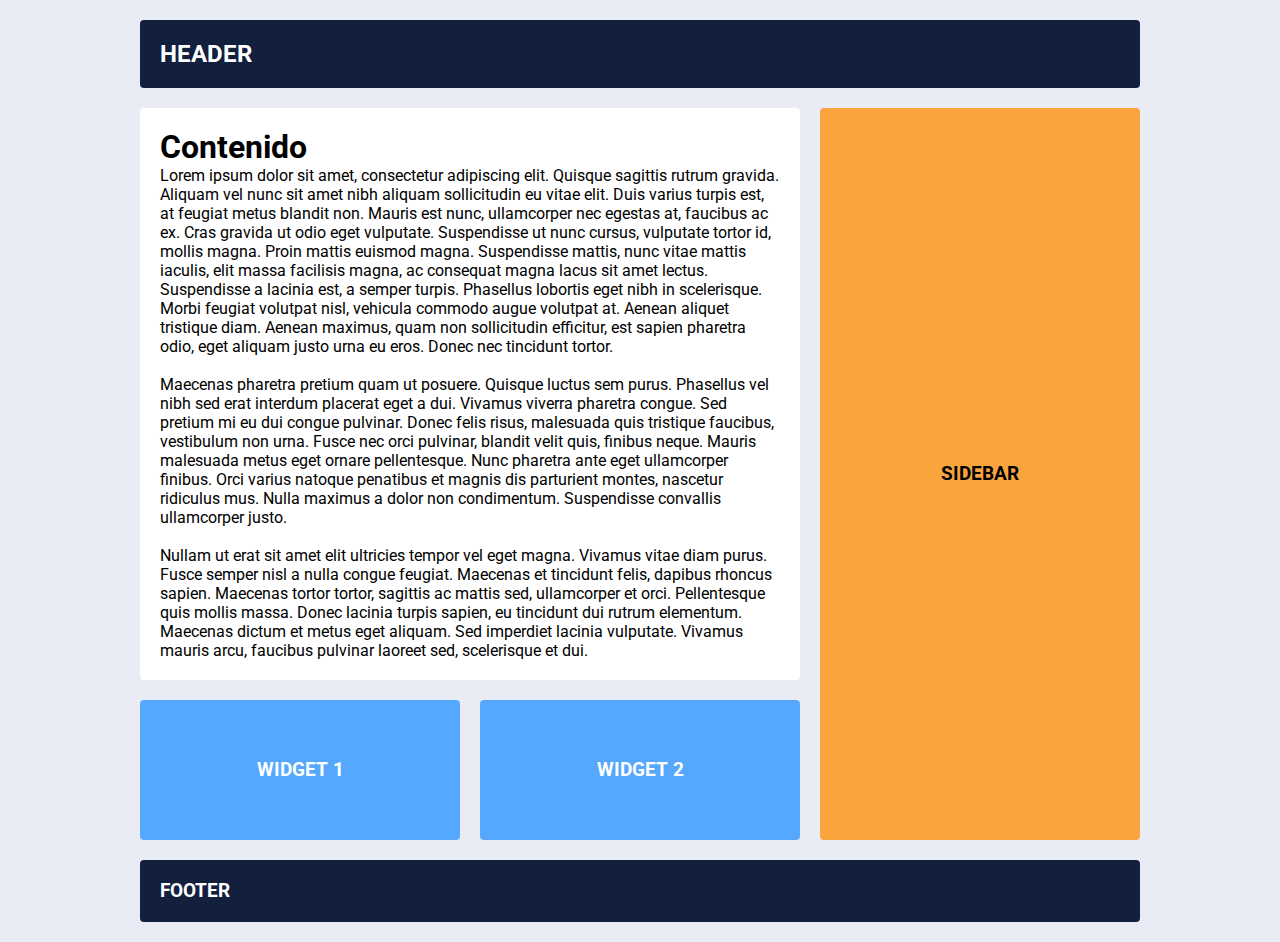
<file: primera-pagina-responsive/public.html>
<!DOCTYPE html>
<html lang="en">
<head>
    <meta charset="UTF-8">
    <meta http-equiv="X-UA-Compatible" content="IE=edge">
    <meta name="viewport" content="width=device-width, initial-scale=1.0">
    <link href="https://fonts.googleapis.com/css?family=Roboto" rel="stylesheet"> 
    <link rel="stylesheet" href="style.css">
    <title>Layaout de sitio web con CSS Grid</title>
</head>
<body>
    <div class="contenedor">
        <header class="header">
            <h2>HEADER</h2>
        </header>
        <main class="contenido">
           <h1>Contenido</h1>
           <p>
            Lorem ipsum dolor sit amet, consectetur adipiscing elit. Quisque sagittis rutrum gravida. Aliquam vel nunc sit amet nibh aliquam sollicitudin eu vitae elit. Duis varius turpis est, at feugiat metus blandit non. Mauris est nunc, ullamcorper nec egestas at, faucibus ac ex. Cras gravida ut odio eget vulputate. Suspendisse ut nunc cursus, vulputate tortor id, mollis magna. Proin mattis euismod magna. Suspendisse mattis, nunc vitae mattis iaculis, elit massa facilisis magna, ac consequat magna lacus sit amet lectus. Suspendisse a lacinia est, a semper turpis. Phasellus lobortis eget nibh in scelerisque. Morbi feugiat volutpat nisl, vehicula commodo augue volutpat at. Aenean aliquet tristique diam. Aenean maximus, quam non sollicitudin efficitur, est sapien pharetra odio, eget aliquam justo urna eu eros. Donec nec tincidunt tortor.
            <br><br>

            Maecenas pharetra pretium quam ut posuere. Quisque luctus sem purus. Phasellus vel nibh sed erat interdum placerat eget a dui. Vivamus viverra pharetra congue. Sed pretium mi eu dui congue pulvinar. Donec felis risus, malesuada quis tristique faucibus, vestibulum non urna. Fusce nec orci pulvinar, blandit velit quis, finibus neque. Mauris malesuada metus eget ornare pellentesque. Nunc pharetra ante eget ullamcorper finibus. Orci varius natoque penatibus et magnis dis parturient montes, nascetur ridiculus mus. Nulla maximus a dolor non condimentum. Suspendisse convallis ullamcorper justo.
            <br><br>

            Nullam ut erat sit amet elit ultricies tempor vel eget magna. Vivamus vitae diam purus. Fusce semper nisl a nulla congue feugiat. Maecenas et tincidunt felis, dapibus rhoncus sapien. Maecenas tortor tortor, sagittis ac mattis sed, ullamcorper et orci. Pellentesque quis mollis massa. Donec lacinia turpis sapien, eu tincidunt dui rutrum elementum. Maecenas dictum et metus eget aliquam. Sed imperdiet lacinia vulputate. Vivamus mauris arcu, faucibus pulvinar laoreet sed, scelerisque et dui.
           </p>
        </main>
        <aside class="sidebar">
            <h3>SIDEBAR</h3>

        </aside>
        <div class="widget-1">
            <h3>WIDGET 1</h3>
        </div>
        <div class="widget-2">
            <h3>WIDGET 2</h3>
        </div>
        <footer class="footer">
            <h3>FOOTER</h3>
        </footer>
    </div>

</body>
</html>
</file>
<file: texto animado/style.css>
:root {
	--logotipo: #1a1a1a;
	--profesion: #f2f2f2;
	--primario: #e2703a;
}

* {
	margin: 0;
	padding: 0;
	box-sizing: border-box;
    background: linear-gradient(#ff8303, #ffe268);
}

body {
	font-family: 'Bebas Neue', cursive;
	
}

a {
	text-decoration: none;
	color: rgb(29, 27, 27);
	outline: none;
}

main {
	width: 90%;
	margin: auto;
	max-width: 800px;
	min-height: 100vh;
	display: flex;
	flex-direction: column;
	align-items: center;
	justify-content: center;
}

.logotipo {
    padding: 10px;
    border:  5px solid var(--logotipo);
    color: var(--logotipo);
}

.logotipo .subtitulo { 
    text-align: center;
    color: var(--profesion);
    background: var(--logotipo);
    padding: 12px 20px;
    transition: .5s ease all;
    font-size: 36px;
    font-family: 'Noto Sans' sans-serif;
    text-transform: uppercase;
    letter-spacing: 2px;
}

.logotipo:hover .subtitulo:hover { 
    background: var(--primario);
    font-size: 50px;
    font-weight: bold;
   
} 
       

.texto-animado {
    display: flex;
    justify-content: center;
    overflow: hidden; /*esconde letras de la animacion al salirse del container*/
}

.texto-animado > div {
    display: flex;
    flex-direction: column;
    position: relative; /*desplaza los "span" hacia abajo correctamente*/
    transition: .3s ease all ;
}

.texto-animado > div.animacion {
    transform: translateY(-100px);
   
}

.texto-animado > div span {
    font-size: 100px;
    font-weight: normal;
    line-height: 100px;
}

.texto-animado .segunda-linea {
    position: absolute; /*esto ocasiona sobreposicionarse en la primera*/
    top: 100px;

}

/*Responsive section*/

@media screen and (max-width:600px) {
    .texto-animado > div span {
        font-size: 50px;
        line-height: 50px;
    }

    .texto-animado .segunda-linea {
        top: 50px;
    }

    .texto-animado > div.animacion {
        transform: translateY(-50px);
    }

    .logotipo .subtitulo {
        font-size: 20px;
    }

    .logotipo:hover .subtitulo:hover { 
        font-size: 25px;
        font-weight: bold;
       
    } 
    
}
</file>
<file: carrousel-glider/Glider.js-master/docs/assets/css/noscript.css>
/*
	Stellar by HTML5 UP
	html5up.net | @ajlkn
	Free for personal and commercial use under the CCA 3.0 license (html5up.net/license)
*/

/* Header */

	body.is-preload #header.alt > * {
		opacity: 1;
	}

	body.is-preload #header.alt .logo {
		-moz-transform: none;
		-webkit-transform: none;
		-ms-transform: none;
		transform: none;
	}
</file>
<file: primera-pagina-responsive/style.css>
* {
    margin: 0;
    padding: 0;
}

body {
    background: #e9ecf4;
    color: #000;
    font-family: 'Roboto', sans-serif;
}

.contenedor {
    width: 90%;
    max-width: 1000px;
    margin: 20px auto;
    display: grid;
    grid-gap: 20px;
    grid-template-columns: repeat(3, 1fr);
    grid-template-rows: repeat(4, auto);
}

.contenedor > div,
.contenedor .header, 
.contenedor .contenido,
.contenedor .sidebar,
.contenedor .footer {
    background: #fff; 
    padding: 20px;
    border-radius: 4px;
}


.contenedor .header {
    background:  #12203E;
    color: #fff;
    grid-column-start: 1;
    grid-column-end: 4;
}

.contenedor .contenido {
    grid-column: span 2;
}


.contenedor .sidebar {
    grid-column: 3 / 4;
    background: #FAA43D;
    text-align: center;
    display: flex;
    align-items: center;
    justify-content: center;
    min-height: 100px;
    grid-row: span 2;
}

.contenedor .widget-1,
.contenedor .widget-2 {
    background: #55a8fd;
    color: #fff;
    height: 100px;
    text-align: center; 
    display: flex;
    align-items: center; 
    justify-content: center;
}

.contenedor .footer {
    background: #12203E;
    color:#fff;
    grid-column: span 3; 
}

 /*RESPONSIVE*/ 

 @media screen and (max-width: 768px) {
    .contenedor .contenido {
        grid-column: 1 / -1
    }
     
    .contenedor .sidebar {
        grid-column: 1/ -1;
    }
    .contenedor .widget-1 {
        grid-column: 1/ -1;
    }
    .contenedor .widget-2 {
        grid-column: 1/ -1;
    }
 }
</file>
<file: carrousel-glider/Glider.js-master/docs/assets/css/main.css>
@import url(font-awesome.min.css);
@import "https://fonts.googleapis.com/css?family=Source+Sans+Pro:300,400";

/*
  Stellar by HTML5 UP
  html5up.net | @ajlkn
  Free for personal and commercial use under the CCA 3.0 license (html5up.net/license)
*/

html, body, div, span, applet, object,
iframe, h1, h2, h3, h4, h5, h6, p, blockquote,
pre, a, abbr, acronym, address, big, cite,
code, del, dfn, em, img, ins, kbd, q, s, samp,
small, strike, strong, sub, sup, tt, var, b,
u, i, center, dl, dt, dd, ol, ul, li, fieldset,
form, label, legend, table, caption, tbody,
tfoot, thead, tr, th, td, article, aside,
canvas, details, embed, figure, figcaption,
footer, header, hgroup, menu, nav, output, ruby,
section, summary, time, mark, audio, video {
  margin: 0;
  padding: 0;
  border: 0;
  font-size: 100%;
  font: inherit;
  vertical-align: baseline;}

article, aside, details, figcaption, figure,
footer, header, hgroup, menu, nav, section {
  display: block;}

body {
  line-height: 1;
}

ol, ul {
  list-style: none;
}

blockquote, q {
  quotes: none;
}

  blockquote:before, blockquote:after, q:before, q:after {
    content: '';
    content: none;
  }

table {
  border-collapse: collapse;
  border-spacing: 0;
}

body {
  -webkit-text-size-adjust: none;
}

mark {
  background-color: transparent;
  color: inherit;
}

input::-moz-focus-inner {
  border: 0;
  padding: 0;
}

input, select, textarea {
  -moz-appearance: none;
  -webkit-appearance: none;
  -ms-appearance: none;
  appearance: none;
}

/* Basic */

  @-ms-viewport {
    width: device-width;
  }

  body {
    -ms-overflow-style: scrollbar;
  }

  @media screen and (max-width: 480px) {

    html, body {
      min-width: 320px;
    }

  }

  html {
    box-sizing: border-box;
  }

  *, *:before, *:after {
    box-sizing: inherit;
  }

  body {
    background-color: #935d8c;
    background-image: url("images/overlay.png"), -moz-linear-gradient(45deg, #e37682 15%, #5f4d93 85%);
    background-image: url("images/overlay.png"), -webkit-linear-gradient(45deg, #e37682 15%, #5f4d93 85%);
    background-image: url("images/overlay.png"), -ms-linear-gradient(45deg, #e37682 15%, #5f4d93 85%);
    background-image: url("images/overlay.png"), linear-gradient(45deg, #e37682 15%, #5f4d93 85%);
  }

    body.is-preload *, body.is-preload *:before, body.is-preload *:after {
      -moz-animation: none !important;
      -webkit-animation: none !important;
      -ms-animation: none !important;
      animation: none !important;
      -moz-transition: none !important;
      -webkit-transition: none !important;
      -ms-transition: none !important;
      transition: none !important;
    }

/* Type */

  body {
    background-color: #935d8c;
    color: rgba(255, 255, 255, 0.65);
  }

  body, input, select, textarea {
    font-family: "Source Sans Pro", Helvetica, sans-serif;
    font-size: 17pt;
    font-weight: 300;
    line-height: 1.65;
  }

    @media screen and (max-width: 1680px) {

      body, input, select, textarea {
        font-size: 14pt;
      }

    }

    @media screen and (max-width: 1280px) {

      body, input, select, textarea {
        font-size: 12pt;
      }

    }

    @media screen and (max-width: 360px) {

      body, input, select, textarea {
        font-size: 11pt;
      }

    }

  a {
    -moz-transition: color 0.2s ease, border-bottom 0.2s ease;
    -webkit-transition: color 0.2s ease, border-bottom 0.2s ease;
    -ms-transition: color 0.2s ease, border-bottom 0.2s ease;
    transition: color 0.2s ease, border-bottom 0.2s ease;
    text-decoration: none;
    border-bottom: dotted 1px;
    color: inherit;
  }

    a:hover {
      border-bottom-color: transparent;
    }

  strong, b {
    font-weight: 400;
  }

  em, i {
    font-style: italic;
  }

  p {
    margin: 0 0 2em 0;
  }

    p.content {
      -moz-columns: 20em 2;
      -webkit-columns: 20em 2;
      -ms-columns: 20em 2;
      columns: 20em 2;
      -moz-column-gap: 2em;
      -webkit-column-gap: 2em;
      -ms-column-gap: 2em;
      column-gap: 2em;
      text-align: justify;
    }

  h1, h2, h3, h4, h5, h6 {
    font-weight: 300;
    line-height: 1.5;
    margin: 0 0 0.7em 0;
    letter-spacing: -0.025em;
  }

    h1 a, h2 a, h3 a, h4 a, h5 a, h6 a {
      color: inherit;
      text-decoration: none;
    }

  h1 {
    font-size: 2.5em;
    line-height: 1.2;
  }

  h2 {
    font-size: 1.5em;
  }

  h3 {
    font-size: 1.25em;
  }

  h4 {
    font-size: 1.1em;
  }

  h5 {
    font-size: 0.9em;
  }

  h6 {
    font-size: 0.7em;
  }

  @media screen and (max-width: 736px) {

    h1 {
      font-size: 2em;
    }

  }

  sub {
    font-size: 0.8em;
    position: relative;
    top: 0.5em;
  }

  sup {
    font-size: 0.8em;
    position: relative;
    top: -0.5em;
  }

  blockquote {
    border-left: solid 4px;
    font-style: italic;
    margin: 0 0 2em 0;
    padding: 0.5em 0 0.5em 2em;
  }

  code {
    border-radius: 8px;
    border: solid 1px;
    font-family: "Courier New", monospace;
    font-size: 0.9em;
    margin: 0 0.25em;
    padding: 0.25em 0.65em;
  }

  pre {
    -webkit-overflow-scrolling: touch;
    font-family: "Courier New", monospace;
    font-size: 0.9em;
    margin: 0 0 2em 0;
  }

    pre code {
      display: block;
      line-height: 1.75;
      padding: 1em 1.5em;
      overflow-x: auto;
    }

  hr {
    border: 0;
    border-bottom: solid 1px;
    margin: 2em 0;
  }

    hr.major {
      margin: 3em 0;
    }

  .align-left {
    text-align: left;
  }

  .align-center {
    text-align: center;
  }

  .align-right {
    text-align: right;
  }

  input, select, textarea {
    color: #ffffff;
  }

  a:hover {
    color: #ffffff;
  }

  strong, b {
    color: #ffffff;
  }

  h1, h2, h3, h4, h5, h6 {
    color: #ffffff;
  }

  blockquote {
    border-left-color: rgba(255, 255, 255, 0.35);
  }

  code {
    background: rgba(255, 255, 255, 0.075);
    border-color: rgba(255, 255, 255, 0.35);
  }

  hr {
    border-bottom-color: rgba(255, 255, 255, 0.35);
  }

/* Row */

  .row {
    display: flex;
    flex-wrap: wrap;
    box-sizing: border-box;
    align-items: stretch;
  }

    .row > * {
      box-sizing: border-box;
    }

    .row.gtr-uniform > * > :last-child {
      margin-bottom: 0;
    }

    .row.aln-left {
      justify-content: flex-start;
    }

    .row.aln-center {
      justify-content: center;
    }

    .row.aln-right {
      justify-content: flex-end;
    }

    .row.aln-top {
      align-items: flex-start;
    }

    .row.aln-middle {
      align-items: center;
    }

    .row.aln-bottom {
      align-items: flex-end;
    }

    .row > .imp {
      order: -1;
    }

    .row > .col-1 {
      width: 8.3333333333%;
    }

    .row > .off-1 {
      margin-left: 8.3333333333%;
    }

    .row > .col-2 {
      width: 16.6666666667%;
    }

    .row > .off-2 {
      margin-left: 16.6666666667%;
    }

    .row > .col-3 {
      width: 25%;
    }

    .row > .off-3 {
      margin-left: 25%;
    }

    .row > .col-4 {
      width: 33.3333333333%;
    }

    .row > .off-4 {
      margin-left: 33.3333333333%;
    }

    .row > .col-5 {
      width: 41.6666666667%;
    }

    .row > .off-5 {
      margin-left: 41.6666666667%;
    }

    .row > .col-6 {
      width: 50%;
    }

    .row > .off-6 {
      margin-left: 50%;
    }

    .row > .col-7 {
      width: 58.3333333333%;
    }

    .row > .off-7 {
      margin-left: 58.3333333333%;
    }

    .row > .col-8 {
      width: 66.6666666667%;
    }

    .row > .off-8 {
      margin-left: 66.6666666667%;
    }

    .row > .col-9 {
      width: 75%;
    }

    .row > .off-9 {
      margin-left: 75%;
    }

    .row > .col-10 {
      width: 83.3333333333%;
    }

    .row > .off-10 {
      margin-left: 83.3333333333%;
    }

    .row > .col-11 {
      width: 91.6666666667%;
    }

    .row > .off-11 {
      margin-left: 91.6666666667%;
    }

    .row > .col-12 {
      width: 100%;
    }

    .row > .off-12 {
      margin-left: 100%;
    }

    .row.gtr-0 {
      margin-top: 0;
      margin-left: 0em;
    }

      .row.gtr-0 > * {
        padding: 0 0 0 0em;
      }

      .row.gtr-0.gtr-uniform {
        margin-top: 0em;
      }

        .row.gtr-0.gtr-uniform > * {
          padding-top: 0em;
        }

    .row.gtr-25 {
      margin-top: 0;
      margin-left: -0.375em;
    }

      .row.gtr-25 > * {
        padding: 0 0 0 0.375em;
      }

      .row.gtr-25.gtr-uniform {
        margin-top: -0.375em;
      }

        .row.gtr-25.gtr-uniform > * {
          padding-top: 0.375em;
        }

    .row.gtr-50 {
      margin-top: 0;
      margin-left: -0.75em;
    }

      .row.gtr-50 > * {
        padding: 0 0 0 0.75em;
      }

      .row.gtr-50.gtr-uniform {
        margin-top: -0.75em;
      }

        .row.gtr-50.gtr-uniform > * {
          padding-top: 0.75em;
        }

    .row {
      margin-top: 0;
      margin-left: -1.5em;
    }

      .row > * {
        padding: 0 0 0 1.5em;
      }

      .row.gtr-uniform {
        margin-top: -1.5em;
      }

        .row.gtr-uniform > * {
          padding-top: 1.5em;
        }

    .row.gtr-150 {
      margin-top: 0;
      margin-left: -2.25em;
    }

      .row.gtr-150 > * {
        padding: 0 0 0 2.25em;
      }

      .row.gtr-150.gtr-uniform {
        margin-top: -2.25em;
      }

        .row.gtr-150.gtr-uniform > * {
          padding-top: 2.25em;
        }

    .row.gtr-200 {
      margin-top: 0;
      margin-left: -3em;
    }

      .row.gtr-200 > * {
        padding: 0 0 0 3em;
      }

      .row.gtr-200.gtr-uniform {
        margin-top: -3em;
      }

        .row.gtr-200.gtr-uniform > * {
          padding-top: 3em;
        }

    @media screen and (max-width: 1680px) {

      .row {
        display: flex;
        flex-wrap: wrap;
        box-sizing: border-box;
        align-items: stretch;
      }

        .row > * {
          box-sizing: border-box;
        }

        .row.gtr-uniform > * > :last-child {
          margin-bottom: 0;
        }

        .row.aln-left {
          justify-content: flex-start;
        }

        .row.aln-center {
          justify-content: center;
        }

        .row.aln-right {
          justify-content: flex-end;
        }

        .row.aln-top {
          align-items: flex-start;
        }

        .row.aln-middle {
          align-items: center;
        }

        .row.aln-bottom {
          align-items: flex-end;
        }

        .row > .imp-xlarge {
          order: -1;
        }

        .row > .col-1-xlarge {
          width: 8.3333333333%;
        }

        .row > .off-1-xlarge {
          margin-left: 8.3333333333%;
        }

        .row > .col-2-xlarge {
          width: 16.6666666667%;
        }

        .row > .off-2-xlarge {
          margin-left: 16.6666666667%;
        }

        .row > .col-3-xlarge {
          width: 25%;
        }

        .row > .off-3-xlarge {
          margin-left: 25%;
        }

        .row > .col-4-xlarge {
          width: 33.3333333333%;
        }

        .row > .off-4-xlarge {
          margin-left: 33.3333333333%;
        }

        .row > .col-5-xlarge {
          width: 41.6666666667%;
        }

        .row > .off-5-xlarge {
          margin-left: 41.6666666667%;
        }

        .row > .col-6-xlarge {
          width: 50%;
        }

        .row > .off-6-xlarge {
          margin-left: 50%;
        }

        .row > .col-7-xlarge {
          width: 58.3333333333%;
        }

        .row > .off-7-xlarge {
          margin-left: 58.3333333333%;
        }

        .row > .col-8-xlarge {
          width: 66.6666666667%;
        }

        .row > .off-8-xlarge {
          margin-left: 66.6666666667%;
        }

        .row > .col-9-xlarge {
          width: 75%;
        }

        .row > .off-9-xlarge {
          margin-left: 75%;
        }

        .row > .col-10-xlarge {
          width: 83.3333333333%;
        }

        .row > .off-10-xlarge {
          margin-left: 83.3333333333%;
        }

        .row > .col-11-xlarge {
          width: 91.6666666667%;
        }

        .row > .off-11-xlarge {
          margin-left: 91.6666666667%;
        }

        .row > .col-12-xlarge {
          width: 100%;
        }

        .row > .off-12-xlarge {
          margin-left: 100%;
        }

        .row.gtr-0 {
          margin-top: 0;
          margin-left: 0em;
        }

          .row.gtr-0 > * {
            padding: 0 0 0 0em;
          }

          .row.gtr-0.gtr-uniform {
            margin-top: 0em;
          }

            .row.gtr-0.gtr-uniform > * {
              padding-top: 0em;
            }

        .row.gtr-25 {
          margin-top: 0;
          margin-left: -0.375em;
        }

          .row.gtr-25 > * {
            padding: 0 0 0 0.375em;
          }

          .row.gtr-25.gtr-uniform {
            margin-top: -0.375em;
          }

            .row.gtr-25.gtr-uniform > * {
              padding-top: 0.375em;
            }

        .row.gtr-50 {
          margin-top: 0;
          margin-left: -0.75em;
        }

          .row.gtr-50 > * {
            padding: 0 0 0 0.75em;
          }

          .row.gtr-50.gtr-uniform {
            margin-top: -0.75em;
          }

            .row.gtr-50.gtr-uniform > * {
              padding-top: 0.75em;
            }

        .row {
          margin-top: 0;
          margin-left: -1.5em;
        }

          .row > * {
            padding: 0 0 0 1.5em;
          }

          .row.gtr-uniform {
            margin-top: -1.5em;
          }

            .row.gtr-uniform > * {
              padding-top: 1.5em;
            }

        .row.gtr-150 {
          margin-top: 0;
          margin-left: -2.25em;
        }

          .row.gtr-150 > * {
            padding: 0 0 0 2.25em;
          }

          .row.gtr-150.gtr-uniform {
            margin-top: -2.25em;
          }

            .row.gtr-150.gtr-uniform > * {
              padding-top: 2.25em;
            }

        .row.gtr-200 {
          margin-top: 0;
          margin-left: -3em;
        }

          .row.gtr-200 > * {
            padding: 0 0 0 3em;
          }

          .row.gtr-200.gtr-uniform {
            margin-top: -3em;
          }

            .row.gtr-200.gtr-uniform > * {
              padding-top: 3em;
            }

    }

    @media screen and (max-width: 1280px) {

      .row {
        display: flex;
        flex-wrap: wrap;
        box-sizing: border-box;
        align-items: stretch;
      }

        .row > * {
          box-sizing: border-box;
        }

        .row.gtr-uniform > * > :last-child {
          margin-bottom: 0;
        }

        .row.aln-left {
          justify-content: flex-start;
        }

        .row.aln-center {
          justify-content: center;
        }

        .row.aln-right {
          justify-content: flex-end;
        }

        .row.aln-top {
          align-items: flex-start;
        }

        .row.aln-middle {
          align-items: center;
        }

        .row.aln-bottom {
          align-items: flex-end;
        }

        .row > .imp-large {
          order: -1;
        }

        .row > .col-1-large {
          width: 8.3333333333%;
        }

        .row > .off-1-large {
          margin-left: 8.3333333333%;
        }

        .row > .col-2-large {
          width: 16.6666666667%;
        }

        .row > .off-2-large {
          margin-left: 16.6666666667%;
        }

        .row > .col-3-large {
          width: 25%;
        }

        .row > .off-3-large {
          margin-left: 25%;
        }

        .row > .col-4-large {
          width: 33.3333333333%;
        }

        .row > .off-4-large {
          margin-left: 33.3333333333%;
        }

        .row > .col-5-large {
          width: 41.6666666667%;
        }

        .row > .off-5-large {
          margin-left: 41.6666666667%;
        }

        .row > .col-6-large {
          width: 50%;
        }

        .row > .off-6-large {
          margin-left: 50%;
        }

        .row > .col-7-large {
          width: 58.3333333333%;
        }

        .row > .off-7-large {
          margin-left: 58.3333333333%;
        }

        .row > .col-8-large {
          width: 66.6666666667%;
        }

        .row > .off-8-large {
          margin-left: 66.6666666667%;
        }

        .row > .col-9-large {
          width: 75%;
        }

        .row > .off-9-large {
          margin-left: 75%;
        }

        .row > .col-10-large {
          width: 83.3333333333%;
        }

        .row > .off-10-large {
          margin-left: 83.3333333333%;
        }

        .row > .col-11-large {
          width: 91.6666666667%;
        }

        .row > .off-11-large {
          margin-left: 91.6666666667%;
        }

        .row > .col-12-large {
          width: 100%;
        }

        .row > .off-12-large {
          margin-left: 100%;
        }

        .row.gtr-0 {
          margin-top: 0;
          margin-left: 0em;
        }

          .row.gtr-0 > * {
            padding: 0 0 0 0em;
          }

          .row.gtr-0.gtr-uniform {
            margin-top: 0em;
          }

            .row.gtr-0.gtr-uniform > * {
              padding-top: 0em;
            }

        .row.gtr-25 {
          margin-top: 0;
          margin-left: -0.375em;
        }

          .row.gtr-25 > * {
            padding: 0 0 0 0.375em;
          }

          .row.gtr-25.gtr-uniform {
            margin-top: -0.375em;
          }

            .row.gtr-25.gtr-uniform > * {
              padding-top: 0.375em;
            }

        .row.gtr-50 {
          margin-top: 0;
          margin-left: -0.75em;
        }

          .row.gtr-50 > * {
            padding: 0 0 0 0.75em;
          }

          .row.gtr-50.gtr-uniform {
            margin-top: -0.75em;
          }

            .row.gtr-50.gtr-uniform > * {
              padding-top: 0.75em;
            }

        .row {
          margin-top: 0;
          margin-left: -1.5em;
        }

          .row > * {
            padding: 0 0 0 1.5em;
          }

          .row.gtr-uniform {
            margin-top: -1.5em;
          }

            .row.gtr-uniform > * {
              padding-top: 1.5em;
            }

        .row.gtr-150 {
          margin-top: 0;
          margin-left: -2.25em;
        }

          .row.gtr-150 > * {
            padding: 0 0 0 2.25em;
          }

          .row.gtr-150.gtr-uniform {
            margin-top: -2.25em;
          }

            .row.gtr-150.gtr-uniform > * {
              padding-top: 2.25em;
            }

        .row.gtr-200 {
          margin-top: 0;
          margin-left: -3em;
        }

          .row.gtr-200 > * {
            padding: 0 0 0 3em;
          }

          .row.gtr-200.gtr-uniform {
            margin-top: -3em;
          }

            .row.gtr-200.gtr-uniform > * {
              padding-top: 3em;
            }

    }

    @media screen and (max-width: 980px) {

      .row {
        display: flex;
        flex-wrap: wrap;
        box-sizing: border-box;
        align-items: stretch;
      }

        .row > * {
          box-sizing: border-box;
        }

        .row.gtr-uniform > * > :last-child {
          margin-bottom: 0;
        }

        .row.aln-left {
          justify-content: flex-start;
        }

        .row.aln-center {
          justify-content: center;
        }

        .row.aln-right {
          justify-content: flex-end;
        }

        .row.aln-top {
          align-items: flex-start;
        }

        .row.aln-middle {
          align-items: center;
        }

        .row.aln-bottom {
          align-items: flex-end;
        }

        .row > .imp-medium {
          order: -1;
        }

        .row > .col-1-medium {
          width: 8.3333333333%;
        }

        .row > .off-1-medium {
          margin-left: 8.3333333333%;
        }

        .row > .col-2-medium {
          width: 16.6666666667%;
        }

        .row > .off-2-medium {
          margin-left: 16.6666666667%;
        }

        .row > .col-3-medium {
          width: 25%;
        }

        .row > .off-3-medium {
          margin-left: 25%;
        }

        .row > .col-4-medium {
          width: 33.3333333333%;
        }

        .row > .off-4-medium {
          margin-left: 33.3333333333%;
        }

        .row > .col-5-medium {
          width: 41.6666666667%;
        }

        .row > .off-5-medium {
          margin-left: 41.6666666667%;
        }

        .row > .col-6-medium {
          width: 50%;
        }

        .row > .off-6-medium {
          margin-left: 50%;
        }

        .row > .col-7-medium {
          width: 58.3333333333%;
        }

        .row > .off-7-medium {
          margin-left: 58.3333333333%;
        }

        .row > .col-8-medium {
          width: 66.6666666667%;
        }

        .row > .off-8-medium {
          margin-left: 66.6666666667%;
        }

        .row > .col-9-medium {
          width: 75%;
        }

        .row > .off-9-medium {
          margin-left: 75%;
        }

        .row > .col-10-medium {
          width: 83.3333333333%;
        }

        .row > .off-10-medium {
          margin-left: 83.3333333333%;
        }

        .row > .col-11-medium {
          width: 91.6666666667%;
        }

        .row > .off-11-medium {
          margin-left: 91.6666666667%;
        }

        .row > .col-12-medium {
          width: 100%;
        }

        .row > .off-12-medium {
          margin-left: 100%;
        }

        .row.gtr-0 {
          margin-top: 0;
          margin-left: 0em;
        }

          .row.gtr-0 > * {
            padding: 0 0 0 0em;
          }

          .row.gtr-0.gtr-uniform {
            margin-top: 0em;
          }

            .row.gtr-0.gtr-uniform > * {
              padding-top: 0em;
            }

        .row.gtr-25 {
          margin-top: 0;
          margin-left: -0.375em;
        }

          .row.gtr-25 > * {
            padding: 0 0 0 0.375em;
          }

          .row.gtr-25.gtr-uniform {
            margin-top: -0.375em;
          }

            .row.gtr-25.gtr-uniform > * {
              padding-top: 0.375em;
            }

        .row.gtr-50 {
          margin-top: 0;
          margin-left: -0.75em;
        }

          .row.gtr-50 > * {
            padding: 0 0 0 0.75em;
          }

          .row.gtr-50.gtr-uniform {
            margin-top: -0.75em;
          }

            .row.gtr-50.gtr-uniform > * {
              padding-top: 0.75em;
            }

        .row {
          margin-top: 0;
          margin-left: -1.5em;
        }

          .row > * {
            padding: 0 0 0 1.5em;
          }

          .row.gtr-uniform {
            margin-top: -1.5em;
          }

            .row.gtr-uniform > * {
              padding-top: 1.5em;
            }

        .row.gtr-150 {
          margin-top: 0;
          margin-left: -2.25em;
        }

          .row.gtr-150 > * {
            padding: 0 0 0 2.25em;
          }

          .row.gtr-150.gtr-uniform {
            margin-top: -2.25em;
          }

            .row.gtr-150.gtr-uniform > * {
              padding-top: 2.25em;
            }

        .row.gtr-200 {
          margin-top: 0;
          margin-left: -3em;
        }

          .row.gtr-200 > * {
            padding: 0 0 0 3em;
          }

          .row.gtr-200.gtr-uniform {
            margin-top: -3em;
          }

            .row.gtr-200.gtr-uniform > * {
              padding-top: 3em;
            }

    }

    @media screen and (max-width: 736px) {

      .row {
        display: flex;
        flex-wrap: wrap;
        box-sizing: border-box;
        align-items: stretch;
      }

        .row > * {
          box-sizing: border-box;
        }

        .row.gtr-uniform > * > :last-child {
          margin-bottom: 0;
        }

        .row.aln-left {
          justify-content: flex-start;
        }

        .row.aln-center {
          justify-content: center;
        }

        .row.aln-right {
          justify-content: flex-end;
        }

        .row.aln-top {
          align-items: flex-start;
        }

        .row.aln-middle {
          align-items: center;
        }

        .row.aln-bottom {
          align-items: flex-end;
        }

        .row > .imp-small {
          order: -1;
        }

        .row > .col-1-small {
          width: 8.3333333333%;
        }

        .row > .off-1-small {
          margin-left: 8.3333333333%;
        }

        .row > .col-2-small {
          width: 16.6666666667%;
        }

        .row > .off-2-small {
          margin-left: 16.6666666667%;
        }

        .row > .col-3-small {
          width: 25%;
        }

        .row > .off-3-small {
          margin-left: 25%;
        }

        .row > .col-4-small {
          width: 33.3333333333%;
        }

        .row > .off-4-small {
          margin-left: 33.3333333333%;
        }

        .row > .col-5-small {
          width: 41.6666666667%;
        }

        .row > .off-5-small {
          margin-left: 41.6666666667%;
        }

        .row > .col-6-small {
          width: 50%;
        }

        .row > .off-6-small {
          margin-left: 50%;
        }

        .row > .col-7-small {
          width: 58.3333333333%;
        }

        .row > .off-7-small {
          margin-left: 58.3333333333%;
        }

        .row > .col-8-small {
          width: 66.6666666667%;
        }

        .row > .off-8-small {
          margin-left: 66.6666666667%;
        }

        .row > .col-9-small {
          width: 75%;
        }

        .row > .off-9-small {
          margin-left: 75%;
        }

        .row > .col-10-small {
          width: 83.3333333333%;
        }

        .row > .off-10-small {
          margin-left: 83.3333333333%;
        }

        .row > .col-11-small {
          width: 91.6666666667%;
        }

        .row > .off-11-small {
          margin-left: 91.6666666667%;
        }

        .row > .col-12-small {
          width: 100%;
        }

        .row > .off-12-small {
          margin-left: 100%;
        }

        .row.gtr-0 {
          margin-top: 0;
          margin-left: 0em;
        }

          .row.gtr-0 > * {
            padding: 0 0 0 0em;
          }

          .row.gtr-0.gtr-uniform {
            margin-top: 0em;
          }

            .row.gtr-0.gtr-uniform > * {
              padding-top: 0em;
            }

        .row.gtr-25 {
          margin-top: 0;
          margin-left: -0.25em;
        }

          .row.gtr-25 > * {
            padding: 0 0 0 0.25em;
          }

          .row.gtr-25.gtr-uniform {
            margin-top: -0.25em;
          }

            .row.gtr-25.gtr-uniform > * {
              padding-top: 0.25em;
            }

        .row.gtr-50 {
          margin-top: 0;
          margin-left: -0.5em;
        }

          .row.gtr-50 > * {
            padding: 0 0 0 0.5em;
          }

          .row.gtr-50.gtr-uniform {
            margin-top: -0.5em;
          }

            .row.gtr-50.gtr-uniform > * {
              padding-top: 0.5em;
            }

        .row {
          margin-top: 0;
          margin-left: -1em;
        }

          .row > * {
            padding: 0 0 0 1em;
          }

          .row.gtr-uniform {
            margin-top: -1em;
          }

            .row.gtr-uniform > * {
              padding-top: 1em;
            }

        .row.gtr-150 {
          margin-top: 0;
          margin-left: -1.5em;
        }

          .row.gtr-150 > * {
            padding: 0 0 0 1.5em;
          }

          .row.gtr-150.gtr-uniform {
            margin-top: -1.5em;
          }

            .row.gtr-150.gtr-uniform > * {
              padding-top: 1.5em;
            }

        .row.gtr-200 {
          margin-top: 0;
          margin-left: -2em;
        }

          .row.gtr-200 > * {
            padding: 0 0 0 2em;
          }

          .row.gtr-200.gtr-uniform {
            margin-top: -2em;
          }

            .row.gtr-200.gtr-uniform > * {
              padding-top: 2em;
            }

    }

    @media screen and (max-width: 480px) {

      .row {
        display: flex;
        flex-wrap: wrap;
        box-sizing: border-box;
        align-items: stretch;
      }

        .row > * {
          box-sizing: border-box;
        }

        .row.gtr-uniform > * > :last-child {
          margin-bottom: 0;
        }

        .row.aln-left {
          justify-content: flex-start;
        }

        .row.aln-center {
          justify-content: center;
        }

        .row.aln-right {
          justify-content: flex-end;
        }

        .row.aln-top {
          align-items: flex-start;
        }

        .row.aln-middle {
          align-items: center;
        }

        .row.aln-bottom {
          align-items: flex-end;
        }

        .row > .imp-xsmall {
          order: -1;
        }

        .row > .col-1-xsmall {
          width: 8.3333333333%;
        }

        .row > .off-1-xsmall {
          margin-left: 8.3333333333%;
        }

        .row > .col-2-xsmall {
          width: 16.6666666667%;
        }

        .row > .off-2-xsmall {
          margin-left: 16.6666666667%;
        }

        .row > .col-3-xsmall {
          width: 25%;
        }

        .row > .off-3-xsmall {
          margin-left: 25%;
        }

        .row > .col-4-xsmall {
          width: 33.3333333333%;
        }

        .row > .off-4-xsmall {
          margin-left: 33.3333333333%;
        }

        .row > .col-5-xsmall {
          width: 41.6666666667%;
        }

        .row > .off-5-xsmall {
          margin-left: 41.6666666667%;
        }

        .row > .col-6-xsmall {
          width: 50%;
        }

        .row > .off-6-xsmall {
          margin-left: 50%;
        }

        .row > .col-7-xsmall {
          width: 58.3333333333%;
        }

        .row > .off-7-xsmall {
          margin-left: 58.3333333333%;
        }

        .row > .col-8-xsmall {
          width: 66.6666666667%;
        }

        .row > .off-8-xsmall {
          margin-left: 66.6666666667%;
        }

        .row > .col-9-xsmall {
          width: 75%;
        }

        .row > .off-9-xsmall {
          margin-left: 75%;
        }

        .row > .col-10-xsmall {
          width: 83.3333333333%;
        }

        .row > .off-10-xsmall {
          margin-left: 83.3333333333%;
        }

        .row > .col-11-xsmall {
          width: 91.6666666667%;
        }

        .row > .off-11-xsmall {
          margin-left: 91.6666666667%;
        }

        .row > .col-12-xsmall {
          width: 100%;
        }

        .row > .off-12-xsmall {
          margin-left: 100%;
        }

        .row.gtr-0 {
          margin-top: 0;
          margin-left: 0em;
        }

          .row.gtr-0 > * {
            padding: 0 0 0 0em;
          }

          .row.gtr-0.gtr-uniform {
            margin-top: 0em;
          }

            .row.gtr-0.gtr-uniform > * {
              padding-top: 0em;
            }

        .row.gtr-25 {
          margin-top: 0;
          margin-left: -0.3125em;
        }

          .row.gtr-25 > * {
            padding: 0 0 0 0.3125em;
          }

          .row.gtr-25.gtr-uniform {
            margin-top: -0.3125em;
          }

            .row.gtr-25.gtr-uniform > * {
              padding-top: 0.3125em;
            }

        .row.gtr-50 {
          margin-top: 0;
          margin-left: -0.625em;
        }

          .row.gtr-50 > * {
            padding: 0 0 0 0.625em;
          }

          .row.gtr-50.gtr-uniform {
            margin-top: -0.625em;
          }

            .row.gtr-50.gtr-uniform > * {
              padding-top: 0.625em;
            }

        .row {
          margin-top: 0;
          margin-left: -1.25em;
        }

          .row > * {
            padding: 0 0 0 1.25em;
          }

          .row.gtr-uniform {
            margin-top: -1.25em;
          }

            .row.gtr-uniform > * {
              padding-top: 1.25em;
            }

        .row.gtr-150 {
          margin-top: 0;
          margin-left: -1.875em;
        }

          .row.gtr-150 > * {
            padding: 0 0 0 1.875em;
          }

          .row.gtr-150.gtr-uniform {
            margin-top: -1.875em;
          }

            .row.gtr-150.gtr-uniform > * {
              padding-top: 1.875em;
            }

        .row.gtr-200 {
          margin-top: 0;
          margin-left: -2.5em;
        }

          .row.gtr-200 > * {
            padding: 0 0 0 2.5em;
          }

          .row.gtr-200.gtr-uniform {
            margin-top: -2.5em;
          }

            .row.gtr-200.gtr-uniform > * {
              padding-top: 2.5em;
            }

    }

/* Box */

  .box {
    border-radius: 8px;
    border: solid;
    margin-bottom: 2em;
    padding: 1.5em;
  }

    .box > :last-child,
    .box > :last-child > :last-child,
    .box > :last-child > :last-child > :last-child {
      margin-bottom: 0;
    }

    .box.alt {
      border: 0;
      border-radius: 0;
      padding: 0;
    }

  .box {
    border-color: rgba(255, 255, 255, 0.35);
  }

/* Button */

  input[type="submit"],
  input[type="reset"],
  input[type="button"],
  .button {
    -moz-appearance: none;
    -webkit-appearance: none;
    -ms-appearance: none;
    appearance: none;
    -moz-transition: background-color 0.2s ease-in-out, color 0.2s ease-in-out;
    -webkit-transition: background-color 0.2s ease-in-out, color 0.2s ease-in-out;
    -ms-transition: background-color 0.2s ease-in-out, color 0.2s ease-in-out;
    transition: background-color 0.2s ease-in-out, color 0.2s ease-in-out;
    border-radius: 8px;
    border: 0;
    cursor: pointer;
    display: inline-block;
    font-weight: 300;
    height: 2.75em;
    line-height: 2.75em;
    min-width: 9.25em;
    padding: 0 1.5em;
    text-align: center;
    text-decoration: none;
    white-space: nowrap;
  }

    input[type="submit"].icon,
    input[type="reset"].icon,
    input[type="button"].icon,
    button.icon,
    .button.icon {
      padding-left: 1.35em;
    }

      input[type="submit"].icon:before,
      input[type="reset"].icon:before,
      input[type="button"].icon:before,
      button.icon:before,
      .button.icon:before {
        margin-right: 0.5em;
      }

    input[type="submit"].fit,
    input[type="reset"].fit,
    input[type="button"].fit,
    button.fit,
    .button.fit {
      width: 100%;
    }

    input[type="submit"].small,
    input[type="reset"].small,
    input[type="button"].small,
    button.small,
    .button.small {
      font-size: 0.8em;
    }

    input[type="submit"].large,
    input[type="reset"].large,
    input[type="button"].large,
    button.large,
    .button.large {
      font-size: 1.35em;
    }

    input[type="submit"].disabled, input[type="submit"]:disabled,
    input[type="reset"].disabled,
    input[type="reset"]:disabled,
    input[type="button"].disabled,
    input[type="button"]:disabled,
    .button.disabled,
    .button:disabled {
      pointer-events: none;
      opacity: 0.25;
    }

    @media screen and (max-width: 736px) {

      input[type="submit"],
      input[type="reset"],
      input[type="button"],
      .button {
        min-width: 0;
      }

    }

  input[type="submit"],
  input[type="reset"],
  input[type="button"],
  .button {
    background-color: transparent;
    box-shadow: inset 0 0 0 1px rgba(255, 255, 255, 0.35);
    color: #ffffff !important;
  }

    input[type="submit"]:hover,
    input[type="reset"]:hover,
    input[type="button"]:hover,
    .button:hover {
      background-color: rgba(255, 255, 255, 0.075);
    }

    input[type="submit"]:active,
    input[type="reset"]:active,
    input[type="button"]:active,
    .button:active {
      background-color: rgba(255, 255, 255, 0.2);
    }

    input[type="submit"].icon:before,
    input[type="reset"].icon:before,
    input[type="button"].icon:before,
    button.icon:before,
    .button.icon:before {
      color: rgba(255, 255, 255, 0.5);
    }

    input[type="submit"].primary,
    input[type="reset"].primary,
    input[type="button"].primary,
    button.primary,
    .button.primary {
      background-color: #8cc9f0;
      color: #ffffff !important;
      box-shadow: none;
    }

      input[type="submit"].primary:hover,
      input[type="reset"].primary:hover,
      input[type="button"].primary:hover,
      button.primary:hover,
      .button.primary:hover {
        background-color: #9acff2;
      }

      input[type="submit"].primary:active,
      input[type="reset"].primary:active,
      input[type="button"].primary:active,
      button.primary:active,
      .button.primary:active {
        background-color: #7ec3ee;
      }

      input[type="submit"].primary.icon:before,
      input[type="reset"].primary.icon:before,
      input[type="button"].primary.icon:before,
      button.primary.icon:before,
      .button.primary.icon:before {
        color: #ffffff !important;
      }

/* Form */

  form {
    margin: 0 0 2em 0;
  }

  label {
    display: block;
    font-size: 0.9em;
    font-weight: 400;
    margin: 0 0 1em 0;
  }

  input[type="text"],
  input[type="password"],
  input[type="email"],
  select,
  textarea {
    -moz-appearance: none;
    -webkit-appearance: none;
    -ms-appearance: none;
    appearance: none;
    border-radius: 8px;
    border: solid 1px;
    color: inherit;
    display: block;
    outline: 0;
    padding: 0 1em;
    text-decoration: none;
    width: 100%;
  }

    input[type="text"]:invalid,
    input[type="password"]:invalid,
    input[type="email"]:invalid,
    select:invalid,
    textarea:invalid {
      box-shadow: none;
    }

  select {
    background-size: 1.25rem;
    background-repeat: no-repeat;
    background-position: calc(100% - 1rem) center;
    height: 2.75em;
    padding-right: 2.75em;
    text-overflow: ellipsis;
  }

    select:focus::-ms-value {
      background-color: transparent;
    }

    select::-ms-expand {
      display: none;
    }

  input[type="text"],
  input[type="password"],
  input[type="email"],
  select {
    height: 2.75em;
  }

  textarea {
    padding: 0.75em 1em;
  }

  input[type="checkbox"],
  input[type="radio"] {
    -moz-appearance: none;
    -webkit-appearance: none;
    -ms-appearance: none;
    appearance: none;
    display: block;
    float: left;
    margin-right: -2em;
    opacity: 0;
    width: 1em;
    z-index: -1;
  }

    input[type="checkbox"] + label,
    input[type="radio"] + label {
      text-decoration: none;
      cursor: pointer;
      display: inline-block;
      font-size: 1em;
      font-weight: 300;
      padding-left: 2.4em;
      padding-right: 0.75em;
      position: relative;
    }

      input[type="checkbox"] + label:before,
      input[type="radio"] + label:before {
        -moz-osx-font-smoothing: grayscale;
        -webkit-font-smoothing: antialiased;
        font-family: FontAwesome;
        font-style: normal;
        font-weight: normal;
        text-transform: none !important;
      }

      input[type="checkbox"] + label:before,
      input[type="radio"] + label:before {
        border-radius: 8px;
        border: solid 1px;
        content: '';
        display: inline-block;
        height: 1.65em;
        left: 0;
        line-height: 1.58125em;
        position: absolute;
        text-align: center;
        top: 0;
        width: 1.65em;
      }

    input[type="checkbox"]:checked + label:before,
    input[type="radio"]:checked + label:before {
      content: '\f00c';
    }

  input[type="checkbox"] + label:before {
    border-radius: 8px;
  }

  input[type="radio"] + label:before {
    border-radius: 100%;
  }

  ::-webkit-input-placeholder {
    opacity: 1.0;
  }

  :-moz-placeholder {
    opacity: 1.0;
  }

  ::-moz-placeholder {
    opacity: 1.0;
  }

  :-ms-input-placeholder {
    opacity: 1.0;
  }

  label {
    color: #ffffff;
  }

  input[type="text"],
  input[type="password"],
  input[type="email"],
  select,
  textarea {
    background-color: rgba(255, 255, 255, 0.075);
    border-color: rgba(255, 255, 255, 0.35);
  }

    input[type="text"]:focus,
    input[type="password"]:focus,
    input[type="email"]:focus,
    select:focus,
    textarea:focus {
      border-color: #8cc9f0;
      box-shadow: 0 0 0 1px #8cc9f0;
    }

  select {
    background-image: url("data:image/svg+xml;charset=utf8,%3Csvg xmlns='http://www.w3.org/2000/svg' width='40' height='40' preserveAspectRatio='none' viewBox='0 0 40 40'%3E%3Cpath d='M9.4,12.3l10.4,10.4l10.4-10.4c0.2-0.2,0.5-0.4,0.9-0.4c0.3,0,0.6,0.1,0.9,0.4l3.3,3.3c0.2,0.2,0.4,0.5,0.4,0.9 c0,0.4-0.1,0.6-0.4,0.9L20.7,31.9c-0.2,0.2-0.5,0.4-0.9,0.4c-0.3,0-0.6-0.1-0.9-0.4L4.3,17.3c-0.2-0.2-0.4-0.5-0.4-0.9 c0-0.4,0.1-0.6,0.4-0.9l3.3-3.3c0.2-0.2,0.5-0.4,0.9-0.4S9.1,12.1,9.4,12.3z' fill='rgba(255, 255, 255, 0.35)' /%3E%3C/svg%3E");
  }

    select option {
      color: #ffffff;
      background: #935d8c;
    }

  input[type="checkbox"] + label,
  input[type="radio"] + label {
    color: rgba(255, 255, 255, 0.65);
  }

    input[type="checkbox"] + label:before,
    input[type="radio"] + label:before {
      background: rgba(255, 255, 255, 0.075);
      border-color: rgba(255, 255, 255, 0.35);
    }

  input[type="checkbox"]:checked + label:before,
  input[type="radio"]:checked + label:before {
    background-color: #ffffff;
    border-color: #ffffff;
    color: #935d8c;
  }

  input[type="checkbox"]:focus + label:before,
  input[type="radio"]:focus + label:before {
    border-color: #8cc9f0;
    box-shadow: 0 0 0 1px #8cc9f0;
  }

  ::-webkit-input-placeholder {
    color: rgba(255, 255, 255, 0.5) !important;
  }

  :-moz-placeholder {
    color: rgba(255, 255, 255, 0.5) !important;
  }

  ::-moz-placeholder {
    color: rgba(255, 255, 255, 0.5) !important;
  }

  :-ms-input-placeholder {
    color: rgba(255, 255, 255, 0.5) !important;
  }

  .formerize-placeholder {
    color: rgba(255, 255, 255, 0.5) !important;
  }

/* Icon */

  .icon {
    text-decoration: none;
    -moz-transition: background-color 0.2s ease-in-out, color 0.2s ease-in-out;
    -webkit-transition: background-color 0.2s ease-in-out, color 0.2s ease-in-out;
    -ms-transition: background-color 0.2s ease-in-out, color 0.2s ease-in-out;
    transition: background-color 0.2s ease-in-out, color 0.2s ease-in-out;
    border-bottom: none;
    position: relative;
  }

    .icon:before {
      -moz-osx-font-smoothing: grayscale;
      -webkit-font-smoothing: antialiased;
      font-family: FontAwesome;
      font-style: normal;
      font-weight: normal;
      text-transform: none !important;
    }

    .icon > .label {
      display: none;
    }

    .icon.major {
      border: solid 1px;
      display: inline-block;
      border-radius: 100%;
      padding: 0.65em;
      margin: 0 0 2em 0;
      cursor: default;
    }

      .icon.major:before {
        display: inline-block;
        font-size: 6.25rem;
        width: 2.25em;
        height: 2.25em;
        line-height: 2.2em;
        border-radius: 100%;
        border: solid 1px;
        text-align: center;
      }

    .icon.alt {
      display: inline-block;
      border: solid 1px;
      border-radius: 100%;
    }

      .icon.alt:before {
        display: block;
        font-size: 1.25em;
        width: 2em;
        height: 2em;
        text-align: center;
        line-height: 2em;
      }

    .icon.style1 {
      color: #efa8b0;
    }

    .icon.style2 {
      color: #c79cc8;
    }

    .icon.style3 {
      color: #a89cc8;
    }

    .icon.style4 {
      color: #9bb2e1;
    }

    .icon.style5 {
      color: #8cc9f0;
    }

    @media screen and (max-width: 1680px) {

      .icon.major:before {
        font-size: 5.5rem;
      }

    }

    @media screen and (max-width: 1280px) {

      .icon.major:before {
        font-size: 4.75rem;
      }

    }

    @media screen and (max-width: 736px) {

      .icon.major {
        margin: 0 0 1.5em 0;
        padding: 0.35em;
      }

        .icon.major:before {
          font-size: 3.5rem;
        }

    }

  .icon.major {
    border-color: rgba(255, 255, 255, 0.35);
  }

    .icon.major:before {
      border-color: rgba(255, 255, 255, 0.35);
    }

  .icon.alt {
    border-color: rgba(255, 255, 255, 0.35);
    color: #ffffff;
  }

    .icon.alt:hover {
      background-color: rgba(255, 255, 255, 0.075);
    }

    .icon.alt:active {
      background-color: rgba(255, 255, 255, 0.2);
    }

/* Image */

  .image {
    border-radius: 8px;
    border: 0;
    display: inline-block;
    position: relative;
  }

    .image img {
      border-radius: 8px;
      display: block;
    }

    .image.left, .image.right {
      max-width: 40%;
    }

      .image.left img, .image.right img {
        width: 100%;
      }

    .image.left {
      float: left;
      margin: 0 1.5em 1em 0;
      top: 0.25em;
    }

    .image.right {
      float: right;
      margin: 0 0 1em 1.5em;
      top: 0.25em;
    }

    .image.fit {
      display: block;
      margin: 0 0 2em 0;
      width: 100%;
    }

      .image.fit img {
        width: 100%;
      }

    .image.main {
      display: block;
      margin: 0 0 3em 0;
      width: 100%;
    }

      .image.main img {
        width: 100%;
      }

/* List */

  ol {
    list-style: decimal;
    margin: 0 0 2em 0;
    padding-left: 1.25em;
  }

    ol li {
      padding-left: 0.25em;
    }

  ul {
    list-style: disc;
    margin: 0 0 2em 0;
    padding-left: 1em;
  }

    ul li {
      padding-left: 0.5em;
    }

    ul.alt {
      list-style: none;
      padding-left: 0;
    }

      ul.alt li {
        border-top: solid 1px;
        padding: 0.5em 0;
      }

        ul.alt li:first-child {
          border-top: 0;
          padding-top: 0;
        }

  dl {
    margin: 0 0 2em 0;
  }

    dl dt {
      display: block;
      font-weight: 400;
      margin: 0 0 1em 0;
    }

    dl dd {
      margin-left: 2em;
    }

    dl.alt dt {
      display: block;
      width: 3em;
      margin: 0;
      clear: left;
      float: left;
    }

    dl.alt dd {
      margin: 0 0 0.85em 5.5em;
    }

    dl.alt:after {
      content: '';
      display: block;
      clear: both;
    }

  ul.alt li {
    border-top-color: rgba(255, 255, 255, 0.35);
  }

  dl dt {
    color: #ffffff;
  }

/* Actions */

  ul.actions {
    display: -moz-flex;
    display: -webkit-flex;
    display: -ms-flex;
    display: flex;
    cursor: default;
    list-style: none;
    margin-left: -1em;
    padding-left: 0;
  }

    ul.actions li {
      padding: 0 0 0 1em;
      vertical-align: middle;
    }

    ul.actions.special {
      -moz-justify-content: center;
      -webkit-justify-content: center;
      -ms-justify-content: center;
      justify-content: center;
      width: 100%;
      margin-left: 0;
    }

      ul.actions.special li:first-child {
        padding-left: 0;
      }

    ul.actions.stacked {
      -moz-flex-direction: column;
      -webkit-flex-direction: column;
      -ms-flex-direction: column;
      flex-direction: column;
      margin-left: 0;
    }

      ul.actions.stacked li {
        padding: 1.3em 0 0 0;
      }

        ul.actions.stacked li:first-child {
          padding-top: 0;
        }

    ul.actions.fit {
      width: calc(100% + 1em);
    }

      ul.actions.fit li {
        -moz-flex-grow: 1;
        -webkit-flex-grow: 1;
        -ms-flex-grow: 1;
        flex-grow: 1;
        -moz-flex-shrink: 1;
        -webkit-flex-shrink: 1;
        -ms-flex-shrink: 1;
        flex-shrink: 1;
        width: 100%;
      }

        ul.actions.fit li > * {
          width: 100%;
        }

      ul.actions.fit.stacked {
        width: 100%;
      }

    @media screen and (max-width: 480px) {

      ul.actions:not(.fixed) {
        -moz-flex-direction: column;
        -webkit-flex-direction: column;
        -ms-flex-direction: column;
        flex-direction: column;
        margin-left: 0;
        width: 100% !important;
      }

        ul.actions:not(.fixed) li {
          -moz-flex-grow: 1;
          -webkit-flex-grow: 1;
          -ms-flex-grow: 1;
          flex-grow: 1;
          -moz-flex-shrink: 1;
          -webkit-flex-shrink: 1;
          -ms-flex-shrink: 1;
          flex-shrink: 1;
          padding: 1em 0 0 0;
          text-align: center;
          width: 100%;
        }

          ul.actions:not(.fixed) li > * {
            width: 100%;
          }

          ul.actions:not(.fixed) li:first-child {
            padding-top: 0;
          }

          ul.actions:not(.fixed) li input[type="submit"],
          ul.actions:not(.fixed) li input[type="reset"],
          ul.actions:not(.fixed) li input[type="button"],
          ul.actions:not(.fixed) li button,
          ul.actions:not(.fixed) li .button {
            width: 100%;
          }

            ul.actions:not(.fixed) li input[type="submit"].icon:before,
            ul.actions:not(.fixed) li input[type="reset"].icon:before,
            ul.actions:not(.fixed) li input[type="button"].icon:before,
            ul.actions:not(.fixed) li button.icon:before,
            ul.actions:not(.fixed) li .button.icon:before {
              margin-left: -0.5rem;
            }

    }

/* Icons */

  ul.icons {
    cursor: default;
    list-style: none;
    padding-left: 0;
  }

    ul.icons li {
      display: inline-block;
      padding: 0 0.65em 0 0;
    }

      ul.icons li:last-child {
        padding-right: 0 !important;
      }

/* Section/Article */

  section.special, article.special {
    text-align: center;
  }

  header.major {
    margin-bottom: 3em;
  }

    header.major h2 {
      font-size: 2em;
    }

      header.major h2:after {
        display: block;
        content: '';
        width: 3.25em;
        height: 2px;
        margin: 0.7em 0 1em 0;
        border-radius: 2px;
      }

        section.special header.major h2:after, article.special header.major h2:after {
          margin-left: auto;
          margin-right: auto;
        }

    header.major p {
      font-size: 1.25em;
      letter-spacing: -0.025em;
    }

    header.major.special {
      text-align: center;
    }

      header.major.special h2:after {
        margin-left: auto;
        margin-right: auto;
      }

  footer.major {
    margin-top: 3em;
  }

  @media screen and (max-width: 736px) {

    header.major {
      margin-bottom: 0;
    }

      header.major h2 {
        font-size: 1.5em;
      }

      header.major p {
        font-size: 1em;
        letter-spacing: 0;
      }

        header.major p br {
          display: none;
        }

    footer.major {
      margin-top: 0;
    }

  }

  header.major h2:after {
    background-color: rgba(255, 255, 255, 0.35);
  }

/* Table */

  .table-wrapper {
    -webkit-overflow-scrolling: touch;
    overflow-x: auto;
  }

  table {
    margin: 0 0 2em 0;
    width: 100%;
  }

    table tbody tr {
      border: solid 1px;
      border-left: 0;
      border-right: 0;
    }

    table td {
      padding: 0.75em 0.75em;
    }

    table th {
      font-size: 0.9em;
      font-weight: 400;
      padding: 0 0.75em 0.75em 0.75em;
      text-align: left;
    }

    table thead {
      border-bottom: solid 2px;
    }

    table tfoot {
      border-top: solid 2px;
    }

    table.alt {
      border-collapse: separate;
    }

      table.alt tbody tr td {
        border: solid 1px;
        border-left-width: 0;
        border-top-width: 0;
      }

        table.alt tbody tr td:first-child {
          border-left-width: 1px;
        }

      table.alt tbody tr:first-child td {
        border-top-width: 1px;
      }

      table.alt thead {
        border-bottom: 0;
      }

      table.alt tfoot {
        border-top: 0;
      }

  table tbody tr {
    border-color: rgba(255, 255, 255, 0.35);
  }

    table tbody tr:nth-child(2n + 1) {
      background-color: rgba(255, 255, 255, 0.075);
    }

  table th {
    color: #ffffff;
  }

  table thead {
    border-bottom-color: rgba(255, 255, 255, 0.35);
  }

  table tfoot {
    border-top-color: rgba(255, 255, 255, 0.35);
  }

  table.alt tbody tr td {
    border-color: rgba(255, 255, 255, 0.35);
  }

/* Features */

  .features {
    display: -moz-flex;
    display: -webkit-flex;
    display: -ms-flex;
    display: flex;
    -moz-flex-wrap: wrap;
    -webkit-flex-wrap: wrap;
    -ms-flex-wrap: wrap;
    flex-wrap: wrap;
    -moz-justify-content: center;
    -webkit-justify-content: center;
    -ms-justify-content: center;
    justify-content: center;
    width: calc(100% + 2em);
    margin: 0 0 3em -2em;
    padding: 0;
    list-style: none;
  }

    .features li {
      width: calc(33.3333333333% - 2em);
      margin-left: 2em;
      margin-top: 3em;
      padding: 0;
    }

      .features li:nth-child(1), .features li:nth-child(2), .features li:nth-child(3) {
        margin-top: 0;
      }

      .features li > :last-child {
        margin-bottom: 0;
      }

    @media screen and (max-width: 980px) {

      .features li {
        width: calc(50% - 2em);
      }

        .features li:nth-child(3) {
          margin-top: 3em;
        }

    }

    @media screen and (max-width: 736px) {

      .features {
        width: 100%;
        margin: 0 0 2em 0;
      }

        .features li {
          width: 100%;
          margin-left: 0;
          margin-top: 2em;
        }

          .features li:nth-child(2), .features li:nth-child(3) {
            margin-top: 2em;
          }

    }

/* Statistics */

  .statistics {
    display: -moz-flex;
    display: -webkit-flex;
    display: -ms-flex;
    display: flex;
    width: 100%;
    margin: 0 0 3em 0;
    padding: 0;
    list-style: none;
    cursor: default;
  }

    .statistics li {
      -moz-flex: 1;
      -webkit-flex: 1;
      -ms-flex: 1;
      flex: 1;
      padding: 1.5em;
      color: #ffffff;
      text-align: center;
    }

      .statistics li.style1 {
        background-color: #efa8b0;
      }

      .statistics li.style2 {
        background-color: #c79cc8;
      }

      .statistics li.style3 {
        background-color: #a89cc8;
      }

      .statistics li.style4 {
        background-color: #9bb2e1;
      }

      .statistics li.style5 {
        background-color: #8cc9f0;
      }

      .statistics li strong, .statistics li b {
        display: block;
        font-size: 2em;
        line-height: 1.1;
        color: inherit !important;
        font-weight: 300;
        letter-spacing: -0.025em;
      }

      .statistics li:first-child {
        border-top-left-radius: 8px;
        border-bottom-left-radius: 8px;
      }

      .statistics li:last-child {
        border-top-right-radius: 8px;
        border-bottom-right-radius: 8px;
      }

      .statistics li .icon {
        display: inline-block;
      }

        .statistics li .icon:before {
          font-size: 2.75rem;
          line-height: 1.3;
        }

    @media screen and (max-width: 980px) {

      .statistics li strong, .statistics li b {
        font-size: 1.5em;
      }

    }

    @media screen and (max-width: 736px) {

      .statistics {
        display: block;
        width: 20em;
        max-width: 100%;
        margin: 0 auto 2em auto;
      }

        .statistics li:first-child {
          border-bottom-left-radius: 0;
          border-top-right-radius: 8px;
        }

        .statistics li:last-child {
          border-top-right-radius: 0;
          border-bottom-left-radius: 8px;
        }

        .statistics li .icon:before {
          font-size: 3.75rem;
        }

        .statistics li strong, .statistics li b {
          font-size: 2.5em;
        }

    }

/* Spotlight */

  .spotlight {
    display: -moz-flex;
    display: -webkit-flex;
    display: -ms-flex;
    display: flex;
    -moz-align-items: center;
    -webkit-align-items: center;
    -ms-align-items: center;
    align-items: center;
    margin: 0 0 2em 0;
  }

    .spotlight .content {
      -moz-flex: 1;
      -webkit-flex: 1;
      -ms-flex: 1;
      flex: 1;
    }

      .spotlight .content > :last-child {
        margin-bottom: 0;
      }

      .spotlight .content header.major {
        margin: 0 0 2em 0;
      }

    .spotlight .image {
      display: inline-block;
      margin-left: 4em;
      padding: 0.65em;
      border-radius: 100%;
      border: solid 1px;
    }

      .spotlight .image img {
        display: block;
        border-radius: 100%;
        width: 16em;
      }

    @media screen and (max-width: 980px) {

      .spotlight {
        -moz-flex-direction: column-reverse;
        -webkit-flex-direction: column-reverse;
        -ms-flex-direction: column-reverse;
        flex-direction: column-reverse;
        text-align: center;
      }

        .spotlight .content {
          -moz-flex: 0 1 auto;
          -webkit-flex: 0 1 auto;
          -ms-flex: 0 1 auto;
          flex: 0 1 auto;
          width: 100%;
        }

          .spotlight .content header.major h2:after {
            margin-left: auto;
            margin-right: auto;
          }

          .spotlight .content .actions {
            -moz-justify-content: center;
            -webkit-justify-content: center;
            -ms-justify-content: center;
            justify-content: center;
            width: calc(100% + 1em);
          }

        .spotlight .image {
          -moz-flex: 0 1 auto;
          -webkit-flex: 0 1 auto;
          -ms-flex: 0 1 auto;
          flex: 0 1 auto;
          margin-left: 0;
          margin-bottom: 2em;
        }

    }

    @media screen and (max-width: 736px) {

      .spotlight .image {
        padding: 0.35em;
      }

        .spotlight .image img {
          width: 12em;
        }

    }

  .spotlight .image {
    border-color: rgba(255, 255, 255, 0.35);
  }

/* Header */

  #header {
    padding: 5em 5em 1em 5em ;
    text-align: center;
  }

    #header h1 {
      margin: 0 0 0.25em 0;
    }

    #header p {
      font-size: 1.25em;
      letter-spacing: -0.025em;
    }

    #header.alt {
      padding: 7em 5em 4em 5em ;
    }

      #header.alt h1 {
        font-size: 3.25em;
      }

      #header.alt > * {
        -moz-transition: opacity .75s ease;
        -webkit-transition: opacity .75s ease;
        -ms-transition: opacity .75s ease;
        transition: opacity .75s ease;
        -moz-transition-delay: 0.25s;
        -webkit-transition-delay: 0.25s;
        -ms-transition-delay: 0.25s;
        transition-delay: 0.25s;
        opacity: 1;
      }

      #header.alt .logo {
        -moz-transition: opacity 1s ease, -moz-transform 0.75s ease;
        -webkit-transition: opacity 1s ease, -webkit-transform 0.75s ease;
        -ms-transition: opacity 1s ease, -ms-transform 0.75s ease;
        transition: opacity 1s ease, transform 0.75s ease;
        -moz-transition-delay: 0s;
        -webkit-transition-delay: 0s;
        -ms-transition-delay: 0s;
        transition-delay: 0s;
        display: block;
        margin: 0 0 1.5em 0;
      }

        #header.alt .logo img {
          display: block;
          margin: 0 auto;
          max-width: 75%;
        }

    @media screen and (max-width: 1280px) {

      #header {
        padding: 4em 4em 0.1em 4em ;
      }

        #header.alt {
          padding: 6em 4em 3em 4em ;
        }

    }

    @media screen and (max-width: 980px) {

      #header {
        padding: 4em 3em 0.1em 3em ;
      }

        #header.alt {
          padding: 5em 3em 2em 3em ;
        }

    }

    @media screen and (max-width: 736px) {

      #header {
        padding: 3em 2em 0.1em 2em ;
      }

        #header p {
          font-size: 1em;
          letter-spacing: 0;
        }

          #header p br {
            display: none;
          }

        #header.alt {
          padding: 4em 2em 1em 2em ;
        }

          #header.alt h1 {
            font-size: 2.5em;
          }

    }

    @media screen and (max-width: 480px) {

      #header {
        padding: 3em 1.5em 0.1em 1.5em ;
      }

        #header.alt {
          padding: 4em 1.5em 1em 1.5em ;
        }

    }

    @media screen and (max-width: 360px) {

      #header {
        padding: 2.5em 1em 0.1em 1em ;
      }

        #header.alt {
          padding: 3.5em 1em 0.5em 1em ;
        }

    }

    body.is-preload #header.alt > * {
      opacity: 0;
    }

    body.is-preload #header.alt .logo {
      -moz-transform: scale(0.8) rotate(-30deg);
      -webkit-transform: scale(0.8) rotate(-30deg);
      -ms-transform: scale(0.8) rotate(-30deg);
      transform: scale(0.8) rotate(-30deg);
    }

/* Nav */

  #nav {
    -moz-transition: background-color 0.2s ease, border-top-left-radius 0.2s ease, border-top-right-radius 0.2s ease, padding 0.2s ease;
    -webkit-transition: background-color 0.2s ease, border-top-left-radius 0.2s ease, border-top-right-radius 0.2s ease, padding 0.2s ease;
    -ms-transition: background-color 0.2s ease, border-top-left-radius 0.2s ease, border-top-right-radius 0.2s ease, padding 0.2s ease;
    transition: background-color 0.2s ease, border-top-left-radius 0.2s ease, border-top-right-radius 0.2s ease, padding 0.2s ease;
    background-color: #ffffff;
    color: #636363;
    position: absolute;
    width: 64em;
    max-width: calc(100% - 4em);
    padding: 1em;
    background-color: #f7f7f7;
    border-top-left-radius: 0.25em;
    border-top-right-radius: 0.25em;
    cursor: default;
    text-align: center;
  }

    #nav input, #nav select, #nav textarea {
      color: #636363;
    }

    #nav a:hover {
      color: #636363;
    }

    #nav strong, #nav b {
      color: #636363;
    }

    #nav h1, #nav h2, #nav h3, #nav h4, #nav h5, #nav h6 {
      color: #636363;
    }

    #nav blockquote {
      border-left-color: #dddddd;
    }

    #nav code {
      background: rgba(222, 222, 222, 0.25);
      border-color: #dddddd;
    }

    #nav hr {
      border-bottom-color: #dddddd;
    }

    #nav + #main {
      padding-top: 4.25em;
    }

    #nav ul {
      margin: 0;
      padding: 0;
      list-style: none;
    }

      #nav ul li {
        -moz-transition: margin 0.2s ease;
        -webkit-transition: margin 0.2s ease;
        -ms-transition: margin 0.2s ease;
        transition: margin 0.2s ease;
        display: inline-block;
        margin: 0 0.35em;
        padding: 0;
        vertical-align: middle;
      }

        #nav ul li a {
          -moz-transition: font-size 0.2s ease;
          -webkit-transition: font-size 0.2s ease;
          -ms-transition: font-size 0.2s ease;
          transition: font-size 0.2s ease;
          display: inline-block;
          height: 2.25em;
          line-height: 2.25em;
          padding: 0 1.25em;
          border: 0;
          border-radius: 8px;
          box-shadow: inset 0 0 0 1px transparent;
        }

          #nav ul li a:hover {
            background-color: rgba(222, 222, 222, 0.25);
          }

          #nav ul li a.active {
            background-color: #ffffff;
            box-shadow: none;
          }

    #nav.alt {
      position: fixed;
      top: 0;
      padding: 0.5em 1em;
      background-color: rgba(247, 247, 247, 0.95);
      border-top-left-radius: 0;
      border-top-right-radius: 0;
      z-index: 10000;
    }

      #nav.alt ul li {
        margin: 0 0.175em;
      }

        #nav.alt ul li a {
          font-size: 0.9em;
        }

    @media screen and (max-width: 736px) {

      #nav {
        display: none;
      }

        #nav + #main {
          padding-top: 0;
        }

    }

/* Main */

  #main {
    background-color: #ffffff;
    color: #636363;
    border-radius: 0.25em;
  }

    #main input, #main select, #main textarea {
      color: #636363;
    }

    #main a:hover {
      color: #636363;
    }

    #main strong, #main b {
      color: #636363;
    }

    #main h1, #main h2, #main h3, #main h4, #main h5, #main h6 {
      color: #636363;
    }

    #main blockquote {
      border-left-color: #dddddd;
    }

    #main code {
      background: rgba(222, 222, 222, 0.25);
      border-color: #dddddd;
    }

    #main hr {
      border-bottom-color: #dddddd;
    }

    #main .box {
      border-color: #dddddd;
    }

    #main input[type="submit"],
    #main input[type="reset"],
    #main input[type="button"],
    #main .button {
      background-color: transparent;
      box-shadow: inset 0 0 0 1px #dddddd;
      color: #636363 !important;
    }

      #main input[type="submit"]:hover,
      #main input[type="reset"]:hover,
      #main input[type="button"]:hover,
      #main .button:hover {
        background-color: rgba(222, 222, 222, 0.25);
      }

      #main input[type="submit"]:active,
      #main input[type="reset"]:active,
      #main input[type="button"]:active,
      #main .button:active {
        background-color: rgba(222, 222, 222, 0.5);
      }

      #main input[type="submit"].icon:before,
      #main input[type="reset"].icon:before,
      #main input[type="button"].icon:before,
      #main button.icon:before,
      #main .button.icon:before {
        color: rgba(99, 99, 99, 0.25);
      }

      #main input[type="submit"].primary,
      #main input[type="reset"].primary,
      #main input[type="button"].primary,
      #main button.primary,
      #main .button.primary {
        background-color: #8cc9f0;
        color: #ffffff !important;
        box-shadow: none;
      }

        #main input[type="submit"].primary:hover,
        #main input[type="reset"].primary:hover,
        #main input[type="button"].primary:hover,
        #main button.primary:hover,
        #main .button.primary:hover {
          background-color: #9acff2;
        }

        #main input[type="submit"].primary:active,
        #main input[type="reset"].primary:active,
        #main input[type="button"].primary:active,
        #main button.primary:active,
        #main .button.primary:active {
          background-color: #7ec3ee;
        }

        #main input[type="submit"].primary.icon:before,
        #main input[type="reset"].primary.icon:before,
        #main input[type="button"].primary.icon:before,
        #main button.primary.icon:before,
        #main .button.primary.icon:before {
          color: #ffffff !important;
        }

    #main label {
      color: #636363;
    }

    #main input[type="text"],
    #main input[type="password"],
    #main input[type="email"],
    #main select,
    #main textarea {
      background-color: rgba(222, 222, 222, 0.25);
      border-color: #dddddd;
    }

      #main input[type="text"]:focus,
      #main input[type="password"]:focus,
      #main input[type="email"]:focus,
      #main select:focus,
      #main textarea:focus {
        border-color: #8cc9f0;
        box-shadow: 0 0 0 1px #8cc9f0;
      }

    #main select {
      background-image: url("data:image/svg+xml;charset=utf8,%3Csvg xmlns='http://www.w3.org/2000/svg' width='40' height='40' preserveAspectRatio='none' viewBox='0 0 40 40'%3E%3Cpath d='M9.4,12.3l10.4,10.4l10.4-10.4c0.2-0.2,0.5-0.4,0.9-0.4c0.3,0,0.6,0.1,0.9,0.4l3.3,3.3c0.2,0.2,0.4,0.5,0.4,0.9 c0,0.4-0.1,0.6-0.4,0.9L20.7,31.9c-0.2,0.2-0.5,0.4-0.9,0.4c-0.3,0-0.6-0.1-0.9-0.4L4.3,17.3c-0.2-0.2-0.4-0.5-0.4-0.9 c0-0.4,0.1-0.6,0.4-0.9l3.3-3.3c0.2-0.2,0.5-0.4,0.9-0.4S9.1,12.1,9.4,12.3z' fill='%23dddddd' /%3E%3C/svg%3E");
    }

      #main select option {
        color: #636363;
        background: #ffffff;
      }

    #main input[type="checkbox"] + label,
    #main input[type="radio"] + label {
      color: #636363;
    }

      #main input[type="checkbox"] + label:before,
      #main input[type="radio"] + label:before {
        background: rgba(222, 222, 222, 0.25);
        border-color: #dddddd;
      }

    #main input[type="checkbox"]:checked + label:before,
    #main input[type="radio"]:checked + label:before {
      background-color: #636363;
      border-color: #636363;
      color: #ffffff;
    }

    #main input[type="checkbox"]:focus + label:before,
    #main input[type="radio"]:focus + label:before {
      border-color: #8cc9f0;
      box-shadow: 0 0 0 1px #8cc9f0;
    }

    #main ::-webkit-input-placeholder {
      color: rgba(99, 99, 99, 0.25) !important;
    }

    #main :-moz-placeholder {
      color: rgba(99, 99, 99, 0.25) !important;
    }

    #main ::-moz-placeholder {
      color: rgba(99, 99, 99, 0.25) !important;
    }

    #main :-ms-input-placeholder {
      color: rgba(99, 99, 99, 0.25) !important;
    }

    #main .formerize-placeholder {
      color: rgba(99, 99, 99, 0.25) !important;
    }

    #main .icon.major {
      border-color: #dddddd;
    }

      #main .icon.major:before {
        border-color: #dddddd;
      }

    #main .icon.alt {
      border-color: #dddddd;
      color: #636363;
    }

      #main .icon.alt:hover {
        background-color: rgba(222, 222, 222, 0.25);
      }

      #main .icon.alt:active {
        background-color: rgba(222, 222, 222, 0.5);
      }

    #main ul.alt li {
      border-top-color: #dddddd;
    }

    #main dl dt {
      color: #636363;
    }

    #main header.major h2:after {
      background-color: #dddddd;
      background-image: -moz-linear-gradient(90deg, #efa8b0, #a89cc8, #8cc9f0);
      background-image: -webkit-linear-gradient(90deg, #efa8b0, #a89cc8, #8cc9f0);
      background-image: -ms-linear-gradient(90deg, #efa8b0, #a89cc8, #8cc9f0);
      background-image: linear-gradient(90deg, #efa8b0, #a89cc8, #8cc9f0);
    }

    #main table tbody tr {
      border-color: #dddddd;
    }

      #main table tbody tr:nth-child(2n + 1) {
        background-color: rgba(222, 222, 222, 0.25);
      }

    #main table th {
      color: #636363;
    }

    #main table thead {
      border-bottom-color: #dddddd;
    }

    #main table tfoot {
      border-top-color: #dddddd;
    }

    #main table.alt tbody tr td {
      border-color: #dddddd;
    }

    #main .spotlight .image {
      border-color: #dddddd;
    }

    #main > .main {
      padding: 5em 5em 3em 5em ;
      border-top: solid 1px #dddddd;
    }

      #main > .main:first-child {
        border-top: 0;
      }

      #main > .main > .image.main:first-child {
        margin: -5em 0 5em -5em;
        width: calc(100% + 10em);
        border-top-right-radius: 0.25em;
        border-top-left-radius: 0.25em;
        border-bottom-right-radius: 0;
        border-bottom-left-radius: 0;
      }

        #main > .main > .image.main:first-child img {
          border-top-right-radius: 0.25em;
          border-top-left-radius: 0.25em;
          border-bottom-right-radius: 0;
          border-bottom-left-radius: 0;
        }

    @media screen and (max-width: 1280px) {

      #main > .main {
        padding: 4em 4em 2em 4em ;
      }

        #main > .main > .image.main:first-child {
          margin: -4em 0 4em -4em;
          width: calc(100% + 8em);
        }

    }

    @media screen and (max-width: 980px) {

      #main > .main {
        padding: 4em 3em 2em 3em ;
      }

        #main > .main > .image.main:first-child {
          margin: -4em 0 4em -3em;
          width: calc(100% + 6em);
        }

    }

    @media screen and (max-width: 736px) {

      #main > .main {
        padding: 3em 2em 1em 2em ;
      }

        #main > .main > .image.main:first-child {
          margin: -3em 0 2em -2em;
          width: calc(100% + 4em);
        }

    }

    @media screen and (max-width: 480px) {

      #main > .main {
        padding: 3em 1.5em 1em 1.5em ;
      }

        #main > .main > .image.main:first-child {
          margin: -3em 0 1.5em -1.5em;
          width: calc(100% + 3em);
        }

    }

    @media screen and (max-width: 360px) {

      #main {
        border-radius: 0;
      }

        #main > .main {
          padding: 2.5em 1em 0.5em 1em ;
        }

          #main > .main > .image.main:first-child {
            margin: -2.5em 0 1.5em -1em;
            width: calc(100% + 2em);
            border-radius: 0;
          }

            #main > .main > .image.main:first-child img {
              border-radius: 0;
            }

    }

/* Footer */

  #footer {
    display: -moz-flex;
    display: -webkit-flex;
    display: -ms-flex;
    display: flex;
    -moz-flex-wrap: wrap;
    -webkit-flex-wrap: wrap;
    -ms-flex-wrap: wrap;
    flex-wrap: wrap;
    padding: 5em 5em 3em 5em ;
    width: calc(100% + 2em);
    margin: 0 0 3em -2em;
  }

    #footer > * {
      width: calc(50% - 2em);
      margin-left: 2em;
    }

    #footer .copyright {
      width: 100%;
      margin: 2.5em 0 2em 0;
      font-size: 0.8em;
      text-align: center;
    }

    @media screen and (max-width: 1280px) {

      #footer {
        padding: 4em 4em 2em 4em ;
      }

    }

    @media screen and (max-width: 980px) {

      #footer {
        padding: 4em 3em 2em 3em ;
        display: block;
        margin: 0 0 3em 0;
        width: 100%;
      }

        #footer > * {
          width: 100%;
          margin-left: 0;
          margin-bottom: 3em;
        }

        #footer .copyright {
          text-align: left;
        }

    }

    @media screen and (max-width: 736px) {

      #footer {
        padding: 3em 2em 1em 2em ;
      }

    }

    @media screen and (max-width: 480px) {

      #footer {
        padding: 3em 1.5em 1em 1.5em ;
      }

    }

    @media screen and (max-width: 480px) {

      #footer {
        padding: 2.5em 1em 0.5em 1em ;
      }

    }

/* Wrapper */

  #wrapper {
    width: 64em;
    max-width: calc(100% - 4em);
    margin: 0 auto;
  }

    @media screen and (max-width: 480px) {

      #wrapper {
        max-width: calc(100% - 2em);
      }

    }

    @media screen and (max-width: 360px) {

      #wrapper {
        max-width: 100%;
      }

    }



.glider-track {
  width: 100%;
  margin: 0;
  padding: 0;
  display: flex;
  z-index: 1;
  }
  .glider::-webkit-scrollbar {
  opacity: 0;
  height: 0;
  }
  .glider-prev, .glider-next {
    user-select: none;
    position: absolute;
    outline: none;
  position: absolute;
  padding: 2px 2px 2px 3px;
  background: none;
  width: 51px;
  z-index: 2;
  font-size: 40px;
  text-decoration: none;
  left: -42px;
  border: 0;
  top: 40%;
  cursor: pointer;
  color: #a89cc8;
  opacity: 1;
  line-height: 1;
  transition: opacity .25s cubic-bezier(.17,.67,.83,.67),
    color .5s cubic-bezier(.17,.67,.83,.67);
  }
  #main .glider-prev:hover, #main .glider-next:hover,
  #main .glider-prev:focus, #main .glider-next:focus {
  color: #8cc9f0;
  }
  #main .glider-prev:focus-visible i, #main .glider-next:focus-visible i {
    border: 1px dashed #666;
  }
  .multiple .glider-prev, .multiple .glider-next {
  font-size: 20px;
  top: 37%;
  }
  .glider-next {
  right: -45px;
  left: auto;
  }
  .multiple .glider-next {
  right: -42px;
  }
  .multiple .glider-prev {
  left: -42px;
  }
  .glider-next.disabled,
  .glider-prev.disabled {
  opacity: .25;
  color: #666;
  cursor: default;
  }
  .glider-slide {
  justify-content: center;
  align-content: center;
  background:#f5f5f5;
  width: 100%;
  }
  .glider-hide {
  opacity: 0;
  }
  .glider-dots {
  display: flex;
  flex-wrap: wrap;
  justify-content: center;
  margin: 0 auto;
  padding: 0;
  }
  .glider-dot {
    background: none;
    border: 0;
    padding: 0;
    outline: none;
    display: block;
    cursor: pointer;
    color: #ccc;
    border-radius: 99px;
    background: #ccc;
    width: 12px;
    height: 12px;
    margin: 7px;
    padding: 0;
    border: 0;
  }
  .glider-dot:hover, .glider-dot:focus {
    background: #8cc9f0;
  }
  .glider-dot:focus-visible {
    border: 1px dashed #000;
    padding: 2px;
  }
  .glider-dot.active {
  background: #a89cc8;
  }
  @media(max-width: 36em){
  .glider::-webkit-scrollbar {
    opacity: 1;
    -webkit-appearance: none;
    width: 7px;
    height: 3px;
  }
  .glider::-webkit-scrollbar-thumb {
    opacity: 1;
    border-radius: 99px;
    background-color: rgba(156, 156, 156, 0.25);
    -webkit-box-shadow: 0 0 1px rgba(255,255,255,.25);
    box-shadow: 0 0 1px rgba(255,255,255,.25);
  }
  }
  .glider-contain {
  padding: 100px;
  width: 100%;
  margin: 0 auto;
  position: relative;
  }
  .glider {
  margin: 0 auto;
  position:relative;
  overflow-x: auto;
  overflow-y: hidden;
  -webkit-overflow-scrolling: touch;
  -ms-overflow-style: none;
  }

  /* misc */
  .glider-slide img {
  width: 100%;
  height: 300px;
  }
  .glider-contain {
  padding: 0px;
  width: 75%;
  margin: 0 auto;
  }
  .glider-contain.content {width: 100%;}
  .glider-slide {
  min-height: 300px;
  display: flex;
  justify-content: center;
  align-items: center;
  border: 1px solid #f5f5f5;
  border-bottom: 0;
  }
  .multiple .glider-slide {
  min-height: 150px;
  }
  .demo {
  padding: 60px 0;
  border-top: 1px solid #ddd;
  }
  .demo.first{
  border-top: 0;
  padding-top: 0;
  }
  @media(max-width: 575px){
  .glider-contain {
    width: 95%;

  }

  .glider-prev, .glider-next {
    font-size: 25px;
  }

  .glider-slide {
    min-height: 180px;
  }
  .multiple .glider-slide {
    min-height: 100px;
    }
    .demo {
      padding: 40px 0;
    }
  }



  #main code {
  margin: 0;
  }
  #main pre {
  padding: 0;
  border-radius: 8px;
  max-width: 600px;
  margin: 0 auto 25px auto;
  }
  #main pre.wide {
    max-width: 750px;
    }
  header.major h2:after {
  margin-top: .2em;
  }

  li {
  list-style-type: none;
  }
  #add {
  display: none;
  }
  .glider-slide h1 {
  margin: 0;
  }
  #addSlide,#removeSlide{
  -moz-user-select: none;
  -webkit-user-select: none;
  -ms-user-select: none;
  user-select: none;
  }
  .demo p,
  .code p {
  max-width: 600px;
  margin: 2em auto;
  }
  .settings {
  display: flex;
  flex-wrap: wrap;
  justify-content: space-between
  }
  .settings li {
  width: 50%;
  padding: 50px 0;
  border-bottom: 1px solid #ddd;
  text-align: left;
  padding-right: 25px;
  }
  .settings li:last-child,
  .settings li:nth-last-child(2) {
  border: 0;
  }
  .settings.uneven li:nth-last-child(2) {
  border-bottom: 1px solid #ddd;
  }
  @media(max-width: 575px){
  .settings li {
    width: 100%;
  }
  .settings li:nth-last-child(2){
    border-bottom: 1px solid #ddd;
  }
  }
  .setting-name {
  color: #000;
  font-weight: bold;
  border-bottom: 1px solid #ddd;
  display: inline-block;
  margin-bottom: 10px;
  }
  .settings .type {
  font-weight: bold;
  }
  .settings a {
  color:#3d7e9a;
  border: 0;
  }
  .indent {
  display: inline-block;
  padding-left: 25px;
  margin-top: 12px;
  }
  .little-margin {
  margin: 12px 0;
  }
  .aside {
  display: block;
  font-style: italic;
  font-size: .9em;
  margin-top: 15px;
  }
  .questions, .settings {
    padding-left: 0;
  }
  .questions > li {
  padding-bottom: 35px;
  text-align: left;
  padding-top: 35px;
  border-bottom: 1px solid #ddd;
  }
  .questions .answer {
  max-width: none;
  width: auto;
  margin: 0 0 10px 0;
  padding: 0;
  }
  .questions .question {
  margin: .5em auto;
  font-weight: bold;
  border-bottom: 1px solid #ddd;
  margin-bottom: 10px;
  display: inline-block;
  }
  .questions li:last-child {
  border: 0;
  }
  @media(max-width: 575px){
  .questions .question {
    border: 0;
    margin-bottom: 20px;
  }
  }
  .script-features li {
  margin-bottom: 12px;
  font-size: 18px;

  }
  @media(max-width: 575px){
  .script-features {
    padding: 0;
  }
  .script-features li {
    text-align: left;
    padding: 0;
  }
  }
  .script-features .fa-check {
  color: yellowgreen;
  display: inline-block;
  padding-right: 7px;
  font-size: 12px;
  position: relative;
  top: -1px;
  }

  #main .glider-slide h1 {
  color: #8cc9f0;
  font-weight: bold;
  }
  #main .glider-slide:nth-child(3n) h1 {
  color: #efa8b0;
  }
  #main .glider-slide:nth-child(2n) h1 {
  color: #a89cc8;
  }
  .gradient-border {
  position: relative;
  box-shadow: 0 0 3px 0 rgba(247, 186, 233, 0.5);
  border-top: 3px solid;
  border-image:   linear-gradient(to right,
  #8cc9f0,
  #efa8b0,
  #a89cc8) 5;
  }
  .gradient-border-bottom {
  position: relative;
  box-shadow: 0 0 3px 0 rgba(247, 186, 233, 0.5);
  border-bottom: 3px solid;
  border-image:   linear-gradient(to left,
  #efa8b0,
  #8cc9f0,
  #a89cc8) 5;
  }
  .gradient-border:before {
  position: absolute;
  top: 0;
  content: ' ';
  bottom: 0;
  left: 0;
  border-right: 3px solid;
  z-index: 2;
  border-image:   linear-gradient(to bottom,
  #8cc9f0,
  #efa8b0,
  #a89cc8) 5;
  }
  .gradient-border:after {
  position: absolute;
  top: 0;
  content: ' ';
  bottom: 0;
  right: 0;
  border-right: 3px solid;
  border-image:   linear-gradient(to bottom,
  #a89cc8,
  #8cc9f0,
  #efa8b0) 5;
  z-index: 2;
  }
  @media(max-width: 36em){
    .ios .gradient-border:after,
    .android .gradient-border:after {
      border-right: 1px solid;
    }
    .ios .gradient-border:before ,
    .android .gradient-border:before {
      border-left: 1px solid;
    }
  }
  .glider-dots {
  margin-top: 15px;
  }
  .glider-contain {
  margin-bottom: 25px;
  }
  .glider-slide {
  background: #fff;
  -webkit-user-select: none; /* Safari */
-moz-user-select: none; /* Firefox */
-ms-user-select: none; /* IE10+/Edge */
user-select: none; /* Standard */
  }

  #nav ul li a,
  #nav ul li a:after {
  background-color: transparent;
  border: 1px solid transparent;
  transition: border .25s linear,
  background-color .25s linear;
  }
  #nav ul li a.active {
  border: 1px solid #a89cc8;
  }
  #header > p {
  max-width: 600px;
  margin: 0 auto 2em auto;
  }
  #nav {
  overflow-x: auto;
  -webkit-overflow-scrolling: touch;
  }
  @media(max-width: 480px){
  #nav {
    width: calc(100% - 2em);
    max-width: calc(100% - 2em);
  }
  #nav ul {
    display: flex;
  }
  }
  .spotlight .content > p {
  font-size: 18px
  }
  .spotlight .content > p {
  font-size: 18px
  }
  @media(min-width: 960px){
  .spotlight .content > p,
  .script-features li {
    font-size: 21px
    }
  }
  @media screen and (max-width: 736px) {
  #nav {
    display: block;
  }
  #nav ul {
    width: 734px;
  }
  .spotlight {
    margin-top: 50px;
  }
  }
  code.slim {
  margin: 0 5px;
  padding: .15em .4em;
  }
  .content .glider-slide {
    border: 0;
    height: auto;
    background: #fff;
    padding: 0 15px;
    position: relative;
  }
  .content .gradient-border-bottom {
    width: 100%;
    position: relative;
    height: 100%;
  }
  .content .gradient-border {
  width: 100%;
    position: relative;
    height: 100%;
  display: flex;
    justify-content: center;
    align-items: flex-start;
  }
  .content .glider-slide img {
    max-width: 150px;
    max-height: 150px;
    height: auto;
    width: 100%;
    display: block;
    margin: 0 0 7px 0;
  }
  .content .article {
    padding: 15px 25px;
    text-align: left;
  }
  .article h4 {
    margin-bottom: 7px;
    font-weight: bold;
    color: #000;
  }
  .article a {
    cursor: pointer;
  }
  .article p {
    margin: 5px 0;
  }
  .content .article h4 {
  color: #000;
  }
  .read-more {
    color: #8cc8ef;
    text-decoration: underline;
    border: 0;
    font-size: .9em;
  }

  .cool-border:after  {
  margin-left: auto;
    margin-right: auto;
    margin-top: 3px;
    background-color: rgba(255, 255, 255, 0.35);
  display: block;
    content: '';
    width: 5em;
    height: 1px;
    margin: 1px 0 1em 0;
  border-radius: 2px;
  background-color: #dddddd;
    background-image: -moz-linear-gradient(90deg, #efa8b0, #a89cc8, #8cc9f0);
    background-image: -webkit-linear-gradient(90deg, #efa8b0, #a89cc8, #8cc9f0);
    background-image: -ms-linear-gradient(90deg, #efa8b0, #a89cc8, #8cc9f0);
    background-image: linear-gradient(90deg, #efa8b0, #a89cc8, #8cc9f0);
  }
  .cool-border.short:after{
    width: 4.25em;
  }
  .cool-border.long:after{
    width: 8em;
  }
  h2 .aside {
    margin-top: 0;
    font-size: .7em;
    color: #ccc;
  }
  .demo h2 {
    font-weight: bold;
  }
  #main .buttons .button {
    color: #222 !important;
  }
  .glider.draggable {
    cursor: -webkit-grab;
    cursor: grab;
  }
  .glider.drag {
    cursor: -webkit-grabbing;
    cursor: grabbing;
  }
  .glider,.glider-track, .glider-slide {
    -webkit-backface-visibility:  hidden;
    backface-visibility: hidden;
    -webkit-transform:  translateZ(0);
    transform: translateZ(0);
  }
  #header .logo:hover {
    transition-delay: 0s;
    transition: transform 1s ease;
    transform: rotate(-45deg);
  }
  #events p {
    max-width: 750px;
    margin-left: auto;
    margin-right: auto;
  }
  .collapse {
    height: 0;
    overflow: hidden;
    transform: translateZ(0);
    transition: height .2s ease;
  }
  .collapse.in {
    height: 210px;
  }
  a, #main a {
    cursor: pointer;
  }
  #main > #faq {
    padding-bottom: 0;
  }
  #footer {
    padding: 1em 5em 1em 5em;
    margin: 0;
  }
  .glider-persp .glider-slide {
    margin: 7px 0;

    -webkit-backface-visibility: hidden;
    backface-visibility: hidden;
    transform-style: preserve-3d;
    will-change: transform;
    transform:  perspective(1500px) rotateY(0deg) scale(1) translateZ(0);
    transform-origin: 0 0;
    transition: transform 600ms cubic-bezier(0.23, 1, 0.32, 1);
  }
  .glider-persp .glider-slide.right-3 {
    -webkit-transform:  perspective(1500px) rotateY(-50deg) scale(1.35) translateZ(0);
    -webkit-transform-origin: 100% 50% 0;
    transform:  perspective(1500px) rotateY(-50deg) scale(1.35) translateZ(0);
    transform-origin: 0% 50% 0;
    margin: 10px -8px;
  }
  .glider-persp .glider-slide.left-3 {
    -webkit-transform:  perspective(1500px) rotateY(50deg) scale(1.35) translateZ(0);
    -webkit-transform-origin: 100% 50% 0;
    transform:  perspective(1500px) rotateY(50deg) scale(1.35) translateZ(0);
    transform-origin: 0% 50% 0;
    margin: 10px 0;
  }
  .glider-persp .glider-slide.left-2 {
    -webkit-transform:  perspective(1500px) rotateY(50deg) scale(1.2) translateZ(0);
    -webkit-transform-origin: 100% 50% 0;
    transform:  perspective(1500px) rotateY(50deg) scale(1.2) translateZ(0);
    transform-origin: 100% 50% 0;
  }
  .glider-persp .glider-slide.right-2 {
    -webkit-transform:  perspective(1500px) rotateY(-50deg) scale(1.2) translateZ(0);
    -webkit-transform-origin: 0 50% 0;
    transform:  perspective(1500px) rotateY(-50deg) scale(1.2) translateZ(0);
    transform-origin: 0 50% 0;
  }
  .glider-persp .glider-slide.left-1 {
    -webkit-transform:  perspective(1200px) rotateY(34deg) scale(1.1) translateZ(0);
    -webkit-transform-origin: 100% 50% 0;
    transform:  perspective(1200px) rotateY(34deg) scale(1.1) translateZ(0);
    transform-origin: 100% 50% 0;
  }
  .glider-persp .glider-slide.right-1 {
    -webkit-transform:  perspective(1200px) rotateY(-34deg) scale(1.1) translateZ(0);
    -webkit-transform-origin: 0 50% 0;
    transform:  perspective(1200px) rotateY(-34deg) scale(1.1) translateZ(0);
    transform-origin: 0 50% 0;
  }
  .glider-slide h1 {
    cursor: pointer;
  }

  .clickEffect {
    position:fixed;
    box-sizing:border-box;
    border-style:solid;
    border-color:red;
    border-radius:50%;
    animation: clickEffect 0.4s ease-out;
    z-index:99999;
    border-image:   linear-gradient(to right,
  #8cc9f0,
  #efa8b0,
  #a89cc8) 5;
  }
  @keyframes clickEffect {
  0%{
  opacity:1;
  width:0.5em; height:0.5em;
  margin:-0.25em;
  border-width:0.5em;
  }
  100%{
  opacity:0.2;
  width:15em; height:15em;
  margin:-7.5em;
  border-width:0.03em;
  }
  }
  .glider-persp .glider-slide {
    margin: 10px;
  }
  html,body{
    width: 100%;
    overflow-x: hidden;
  }
  .glider-persp  {
    height: 236px;
  }
  @media(max-width: 36em){
    .glider-persp .glider-slide {
      margin: 3px;
      min-height: 100px;
    }
    .glider-persp {
      height: 180px;
    }
  }
  #main .demo.persp > h2 {
    margin-bottom: 0;
  }

  .glider-persp .glider-track {
    position: relative;
    top: 36px;
  }
  .glider-persp .gradient-border {
    display: flex;
    justify-content: center;
    align-items: center;
  }
  .glider-persp .gradient-border,
  .glider-persp .gradient-border-bottom {
    width: 100%;
    height: 100%;
    flex: 1;
  }
  #header a.button {
    background: rgba(255,255,255,.89);
    color: #333 !important;
    font-weight: bold;
    text-shadow: 0px 1px rgba(200,200,200,.25);
    box-shadow: 0 0 1px rgba(200,200,200,.25);
    /*
    border: 4px solid;
    border-image: linear-gradient(to right, #8cc9f0, #efa8b0, #a89cc8) 5;
    border-radius: 0;
    */
  }

  #header a.github {
    position: relative;
    text-indent: -35px;
  }
  .octo {
    position: absolute;
    right: 25px;
    width: 45px;
    top: 12px
  }
  .dl-icon {
    color:  #8cc9f0 !important;
    position: relative;
    top: -1px;
    left: 4px;
  }
  @media(min-width: 1678px){
    .octo {
      position: absolute;
      right: 31px;
      width: 45px;
      top: 19px;
    }
  }
  @media(max-width: 1281px){
    .octo {
      top: 9px;
      right: 16px;
      width: 43px;
    }
  }
  @media(max-width: 738px){
    #header a.button {

      width: 46%;
    }
    #header a.github {
      text-indent: -20px;
    }
    .mobileHide {
      display: none;
    }
    .octo {
      width: 35px;
      top: 7px;
      right: 35px;
    }
  }
  @media(max-width: 450px){
    .octo {
      width: 35px;
      top: 7px;
      right: 17px;
    }
  }
  span.arguments {
    color: #333;
    font-weight: normal;
    display: inline-block;
    padding: 0 1px;
    font-size: .9em;
}

@-moz-document url-prefix() {
  .glider-track {
    margin-bottom: 17px;
  }
  .gradient-border {
    overflow: hidden;
  }
  /* doesnt play well with auto hiding */
  #glider-persp {
    overflow: hidden;
  }
}
</file>
